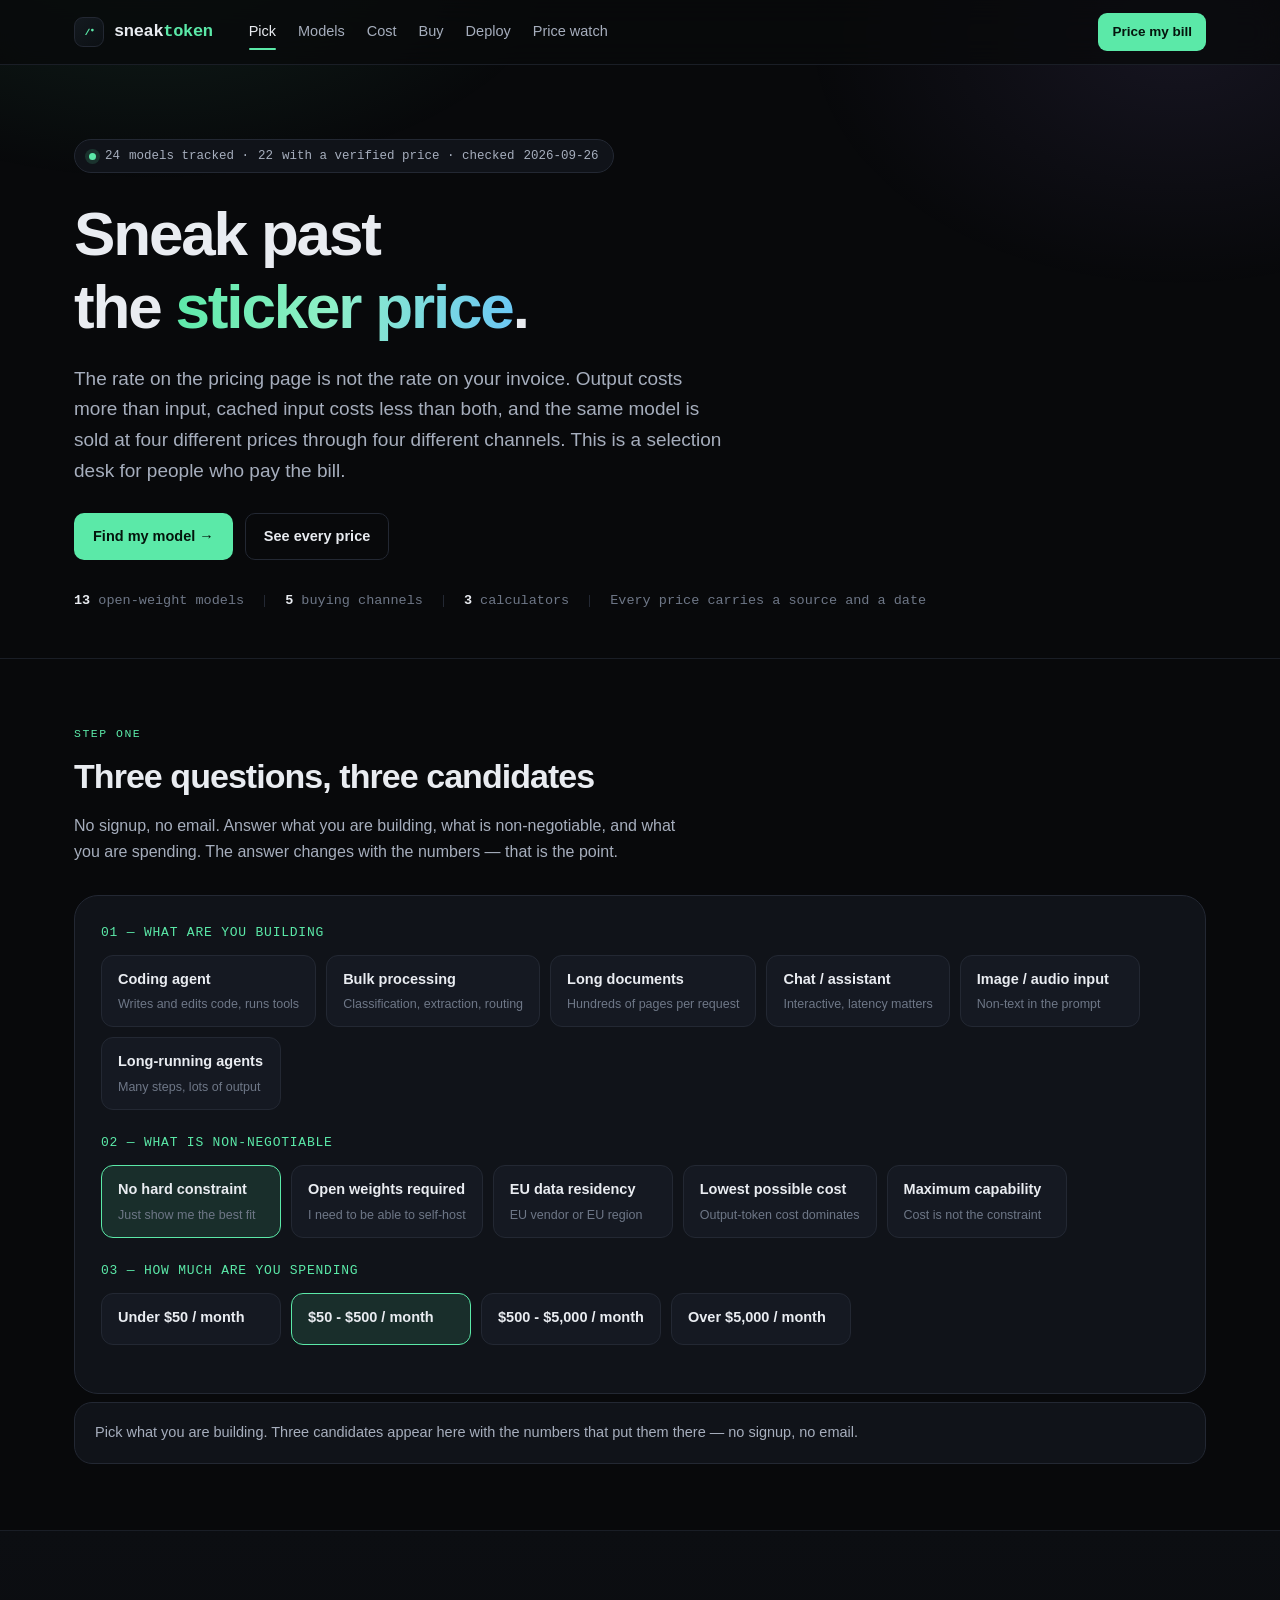
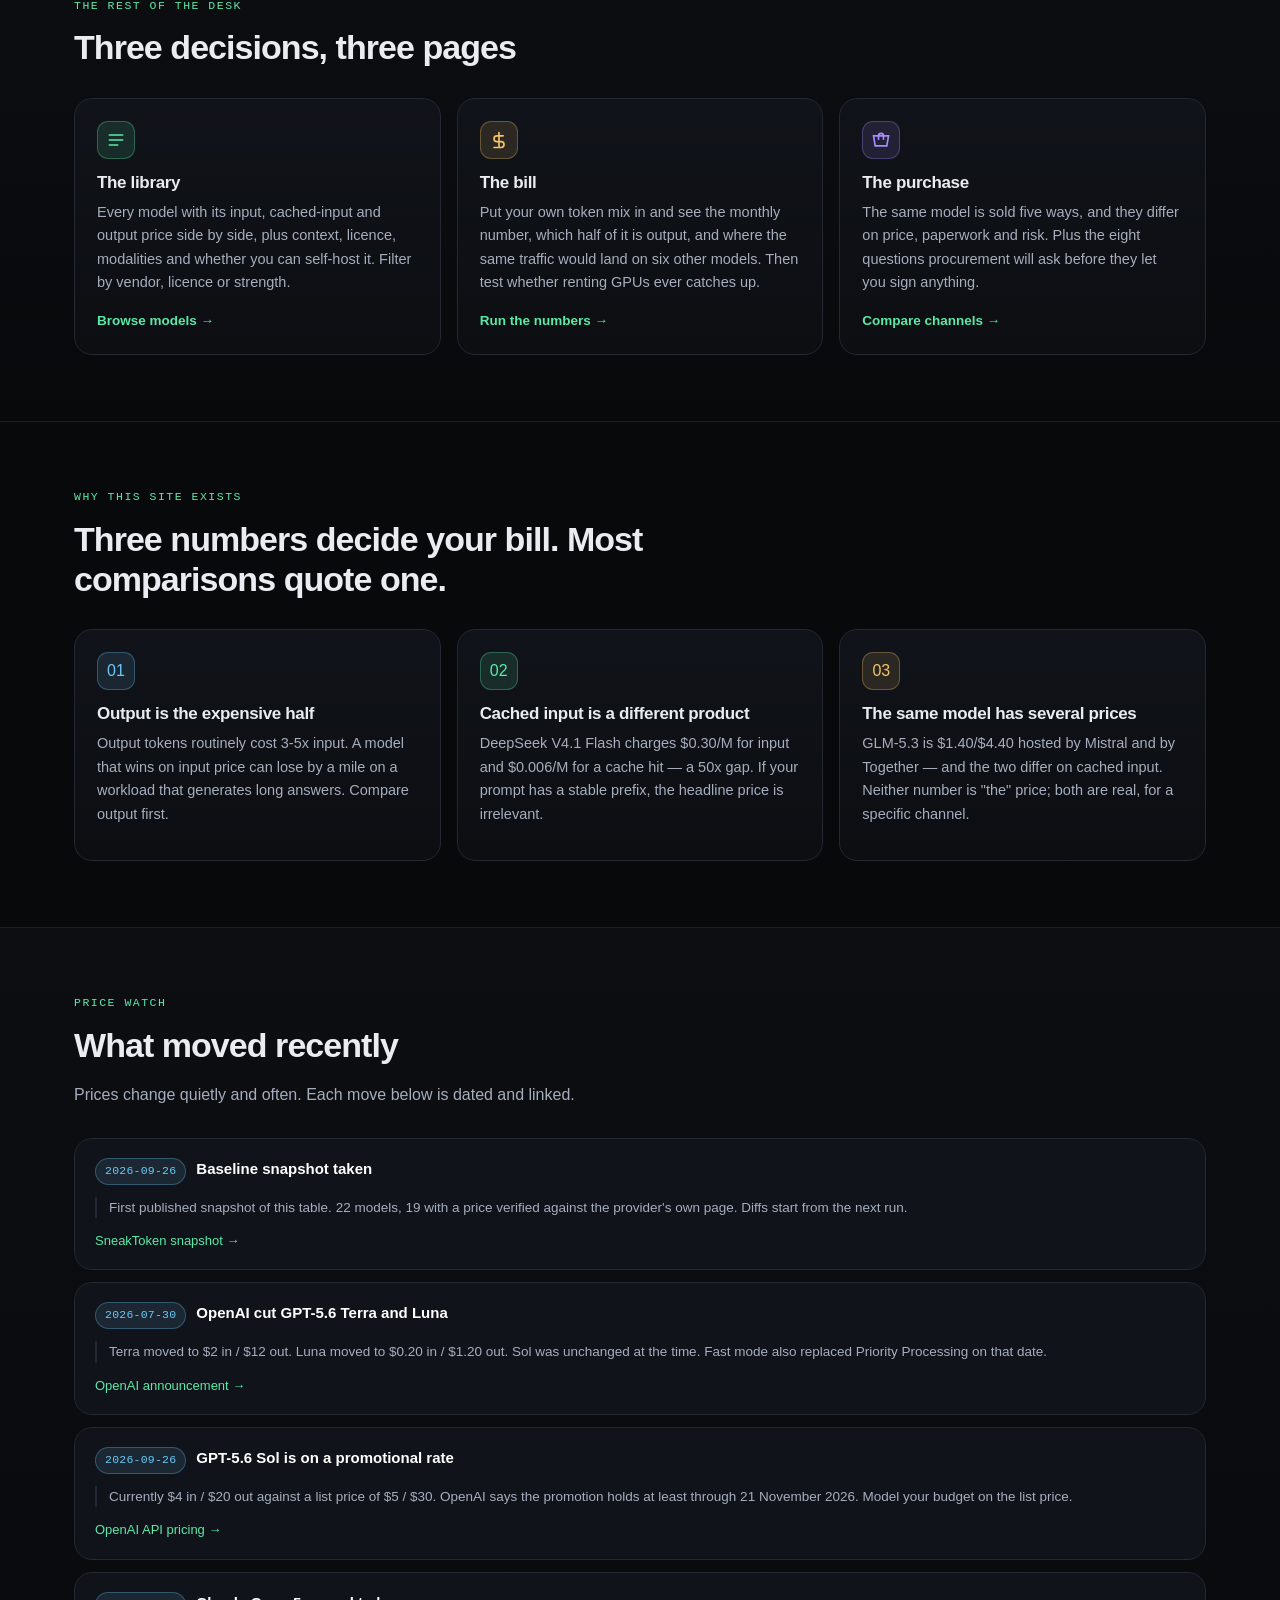
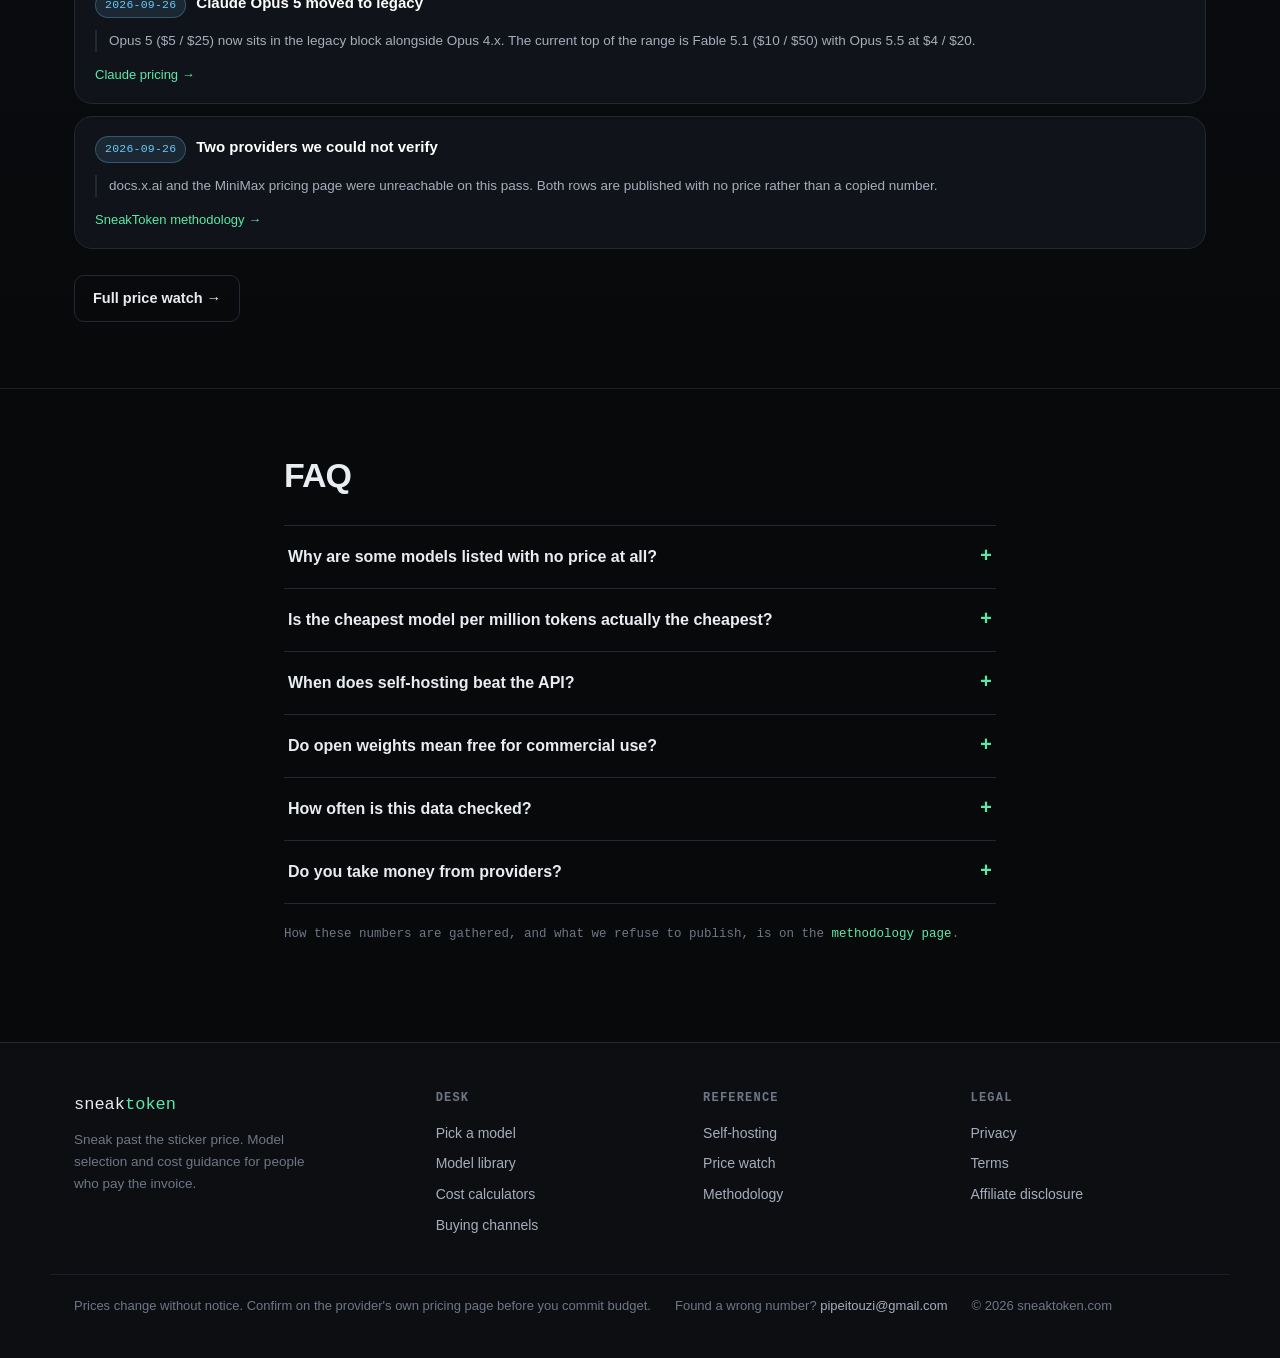
<file: site/index.html>
<!DOCTYPE html>
<html lang="en">
<head>
<meta charset="UTF-8">
<meta name="viewport" content="width=device-width, initial-scale=1.0">
<title>SneakToken — Pick the model. Price the bill. Know what you're buying.</title>
<meta name="description" content="A model-selection desk for people who pay the invoice. Per-million-token prices checked against the provider's own page, five ways to buy the same model, and what self-hosting actually costs.">
<link rel="canonical" href="https://www.sneaktoken.com/">
<meta name="robots" content="index,follow,max-image-preview:large">

<meta property="og:type" content="website">
<meta property="og:site_name" content="SneakToken">
<meta property="og:title" content="SneakToken — Sneak past the sticker price">
<meta property="og:description" content="Model selection for people who pay the bill: verified token prices, five buying channels, and a break-even calculator for self-hosting.">
<meta property="og:url" content="https://www.sneaktoken.com/">
<meta property="og:locale" content="en_US">
<meta name="twitter:card" content="summary_large_image">
<meta name="twitter:title" content="SneakToken — Sneak past the sticker price">
<meta name="twitter:description" content="The price on the pricing page is not the price on your invoice.">

<link rel="icon" href="data:image/svg+xml,%3Csvg xmlns='http://www.w3.org/2000/svg' viewBox='0 0 32 32'%3E%3Crect width='32' height='32' rx='7' fill='%230A0A0B'/%3E%3Cpath d='M9 21.5 15.5 10h2.2L11.2 21.5z' fill='%235BE9A8'/%3E%3Ccircle cx='22' cy='13' r='2.4' fill='%235BE9A8'/%3E%3C/svg%3E">
<link rel="stylesheet" href="assets/styles.css">

<script type="application/ld+json">
{
  "@context": "https://schema.org",
  "@type": "WebSite",
  "name": "SneakToken",
  "url": "https://sneaktoken.com/",
  "description": "Model selection and cost guidance for individuals and enterprises: verified token prices, buying channels, and self-hosting economics.",
  "inLanguage": "en"
}
</script>
</head>
<body>

<a class="skip" href="#pick">Skip to the model picker</a>

<header class="hdr" id="hdr">
  <div class="wrap hdr-in">
    <a class="brand" href="/" aria-label="SneakToken home">
      <span class="brand-mark" aria-hidden="true">
        <svg viewBox="0 0 32 32" width="18" height="18"><path d="M9 21.5 15.5 10h2.2L11.2 21.5z" fill="currentColor"/><circle cx="22" cy="12.5" r="2.4" fill="currentColor"/></svg>
      </span>
      <span class="brand-txt">sneak<span class="brand-accent">token</span></span>
    </a>
    <nav class="nav" aria-label="Main">
      <a href="/index.html">Pick</a>
      <a href="/models.html">Models</a>
      <a href="/cost.html">Cost</a>
      <a href="/buy.html">Buy</a>
      <a href="/deploy.html">Deploy</a>
      <a href="/market.html">Price watch</a>
    </nav>
    <span class="hdr-spacer"></span>
    <a class="btn btn-sm btn-solid" href="/cost.html">Price my bill</a>
    <button class="nav-toggle" type="button" aria-label="Menu" aria-controls="nav-main"><span aria-hidden="true">☰</span></button>
  </div>
</header>

<!-- ================= HERO ================= -->
<section class="hero">
  <div class="wrap">
    <div class="hero-eyebrow">
      <span class="pulse" aria-hidden="true"></span>
      <span data-count="models">—</span> models tracked ·
      <span data-count="priced">—</span> with a verified price ·
      checked <span data-count="asof">—</span>
    </div>
    <h1>Sneak past<br>the <em>sticker price</em>.</h1>
    <p class="hero-sub">
      The rate on the pricing page is not the rate on your invoice. Output costs more than input,
      cached input costs less than both, and the same model is sold at four different prices through
      four different channels. This is a selection desk for people who pay the bill.
    </p>
    <div class="btn-row">
      <a class="btn btn-solid" href="#pick">Find my model →</a>
      <a class="btn btn-ghost" href="/models.html">See every price</a>
    </div>
    <div class="hero-foot">
      <span><b data-count="open">—</b> open-weight models</span><i></i>
      <span><b>5</b> buying channels</span><i></i>
      <span><b>3</b> calculators</span><i></i>
      <span>Every price carries a source and a date</span>
    </div>
  </div>
</section>

<!-- ================= PICK ================= -->
<section class="band" id="pick">
  <div class="wrap">
    <div class="sec-head">
      <span class="eyebrow">Step one</span>
      <h2 class="sec-h">Three questions, three candidates</h2>
      <p class="sec-p">No signup, no email. Answer what you are building, what is non-negotiable, and what you are spending. The answer changes with the numbers — that is the point.</p>
    </div>
    <div class="wizard" id="wizard"></div>
    <div class="pick-out" id="pickOut"></div>
  </div>
</section>

<!-- ================= THREE WAYS IN ================= -->
<section class="band band-alt">
  <div class="wrap">
    <div class="sec-head">
      <span class="eyebrow">The rest of the desk</span>
      <h2 class="sec-h">Three decisions, three pages</h2>
    </div>
    <div class="grid g3">
      <a class="card" href="/models.html">
        <div class="card-ico" aria-hidden="true">
          <svg viewBox="0 0 24 24" width="20" height="20" fill="none" stroke="currentColor" stroke-width="2" stroke-linecap="round"><path d="M4 6h16M4 12h16M4 18h10"/></svg>
        </div>
        <h3>The library</h3>
        <p>Every model with its input, cached-input and output price side by side, plus context, licence, modalities and whether you can self-host it. Filter by vendor, licence or strength.</p>
        <span class="go">Browse models →</span>
      </a>
      <a class="card" href="/cost.html">
        <div class="card-ico a" aria-hidden="true">
          <svg viewBox="0 0 24 24" width="20" height="20" fill="none" stroke="currentColor" stroke-width="2" stroke-linecap="round"><path d="M12 3v18M17 7H9.5a3.5 3.5 0 0 0 0 7h5a3.5 3.5 0 0 1 0 7H6"/></svg>
        </div>
        <h3>The bill</h3>
        <p>Put your own token mix in and see the monthly number, which half of it is output, and where the same traffic would land on six other models. Then test whether renting GPUs ever catches up.</p>
        <span class="go">Run the numbers →</span>
      </a>
      <a class="card" href="/buy.html">
        <div class="card-ico v" aria-hidden="true">
          <svg viewBox="0 0 24 24" width="20" height="20" fill="none" stroke="currentColor" stroke-width="2" stroke-linecap="round"><path d="M3 7h18l-2 12H5L3 7Z"/><path d="M9 11V7a3 3 0 0 1 6 0v4"/></svg>
        </div>
        <h3>The purchase</h3>
        <p>The same model is sold five ways, and they differ on price, paperwork and risk. Plus the eight questions procurement will ask before they let you sign anything.</p>
        <span class="go">Compare channels →</span>
      </a>
    </div>
  </div>
</section>

<!-- ================= WHY THE STICKER PRICE LIES ================= -->
<section class="band">
  <div class="wrap">
    <div class="sec-head">
      <span class="eyebrow">Why this site exists</span>
      <h2 class="sec-h">Three numbers decide your bill. Most comparisons quote one.</h2>
    </div>
    <div class="grid g3">
      <div class="card">
        <div class="card-ico s" aria-hidden="true">01</div>
        <h3>Output is the expensive half</h3>
        <p>Output tokens routinely cost 3-5x input. A model that wins on input price can lose by a mile on a workload that generates long answers. Compare output first.</p>
      </div>
      <div class="card">
        <div class="card-ico" aria-hidden="true">02</div>
        <h3>Cached input is a different product</h3>
        <p>DeepSeek V4.1 Flash charges $0.30/M for input and $0.006/M for a cache hit — a 50x gap. If your prompt has a stable prefix, the headline price is irrelevant.</p>
      </div>
      <div class="card">
        <div class="card-ico a" aria-hidden="true">03</div>
        <h3>The same model has several prices</h3>
        <p>GLM-5.3 is $1.40/$4.40 hosted by Mistral and by Together — and the two differ on cached input. Neither number is "the" price; both are real, for a specific channel.</p>
      </div>
    </div>
  </div>
</section>

<!-- ================= PRICE WATCH TEASER ================= -->
<section class="band band-alt">
  <div class="wrap">
    <div class="sec-head">
      <span class="eyebrow">Price watch</span>
      <h2 class="sec-h">What moved recently</h2>
      <p class="sec-p">Prices change quietly and often. Each move below is dated and linked.</p>
    </div>
    <div id="moves"></div>
    <div class="btn-row">
      <a class="btn btn-ghost" href="/market.html">Full price watch →</a>
    </div>
  </div>
</section>

<!-- ================= FAQ ================= -->
<section class="band">
  <div class="wrap wrap-narrow">
    <div class="sec-head"><h2 class="sec-h">FAQ</h2></div>
    <div class="faq" id="faqList"></div>
    <p class="asof" style="margin-top:20px">How these numbers are gathered, and what we refuse to publish, is on the <a href="/method.html">methodology page</a>.</p>
  </div>
</section>

<footer class="ftr">
  <div class="wrap ftr-in">
    <div class="ftr-brand">
      <span class="brand-txt">sneak<span class="brand-accent">token</span></span>
      <p class="ftr-tag">Sneak past the sticker price. Model selection and cost guidance for people who pay the invoice.</p>
    </div>
    <div class="ftr-nav">
      <h3>Desk</h3>
      <a href="/index.html">Pick a model</a>
      <a href="/models.html">Model library</a>
      <a href="/cost.html">Cost calculators</a>
      <a href="/buy.html">Buying channels</a>
    </div>
    <div class="ftr-nav">
      <h3>Reference</h3>
      <a href="/deploy.html">Self-hosting</a>
      <a href="/market.html">Price watch</a>
      <a href="/method.html">Methodology</a>
    </div>
    <div class="ftr-nav">
      <h3>Legal</h3>
      <a href="/privacy.html">Privacy</a>
      <a href="/terms.html">Terms</a>
      <a href="/disclosure.html">Affiliate disclosure</a>
    </div>
  </div>
  <div class="wrap ftr-bot">
    <p>Prices change without notice. Confirm on the provider's own pricing page before you commit budget.</p>
    <p>Found a wrong number? <a href="mailto:pipeitouzi@gmail.com">pipeitouzi@gmail.com</a></p>
    <p>© <span id="year">2026</span> sneaktoken.com</p>
  </div>
</footer>

<script src="data/models.js"></script>
<script src="data/site.js"></script>
<script src="assets/app.js"></script>
</body>
</html>
</file>
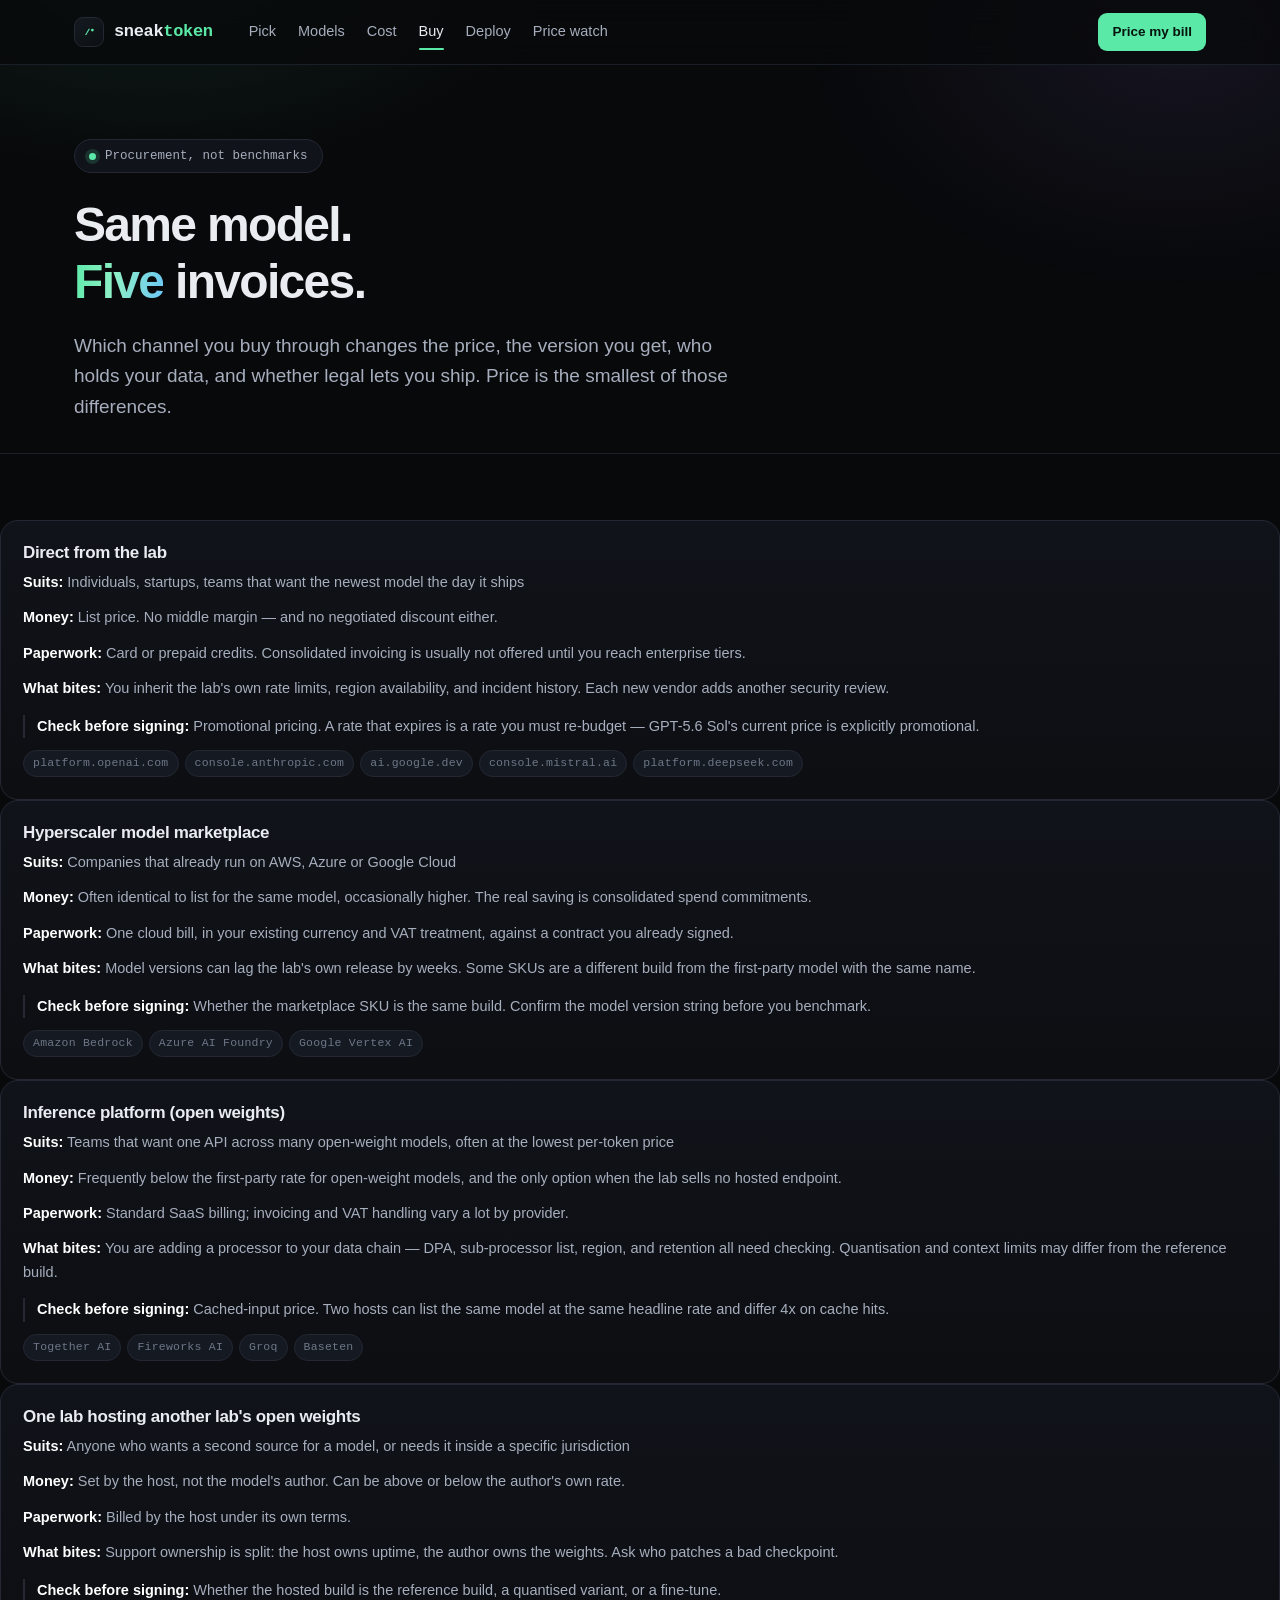
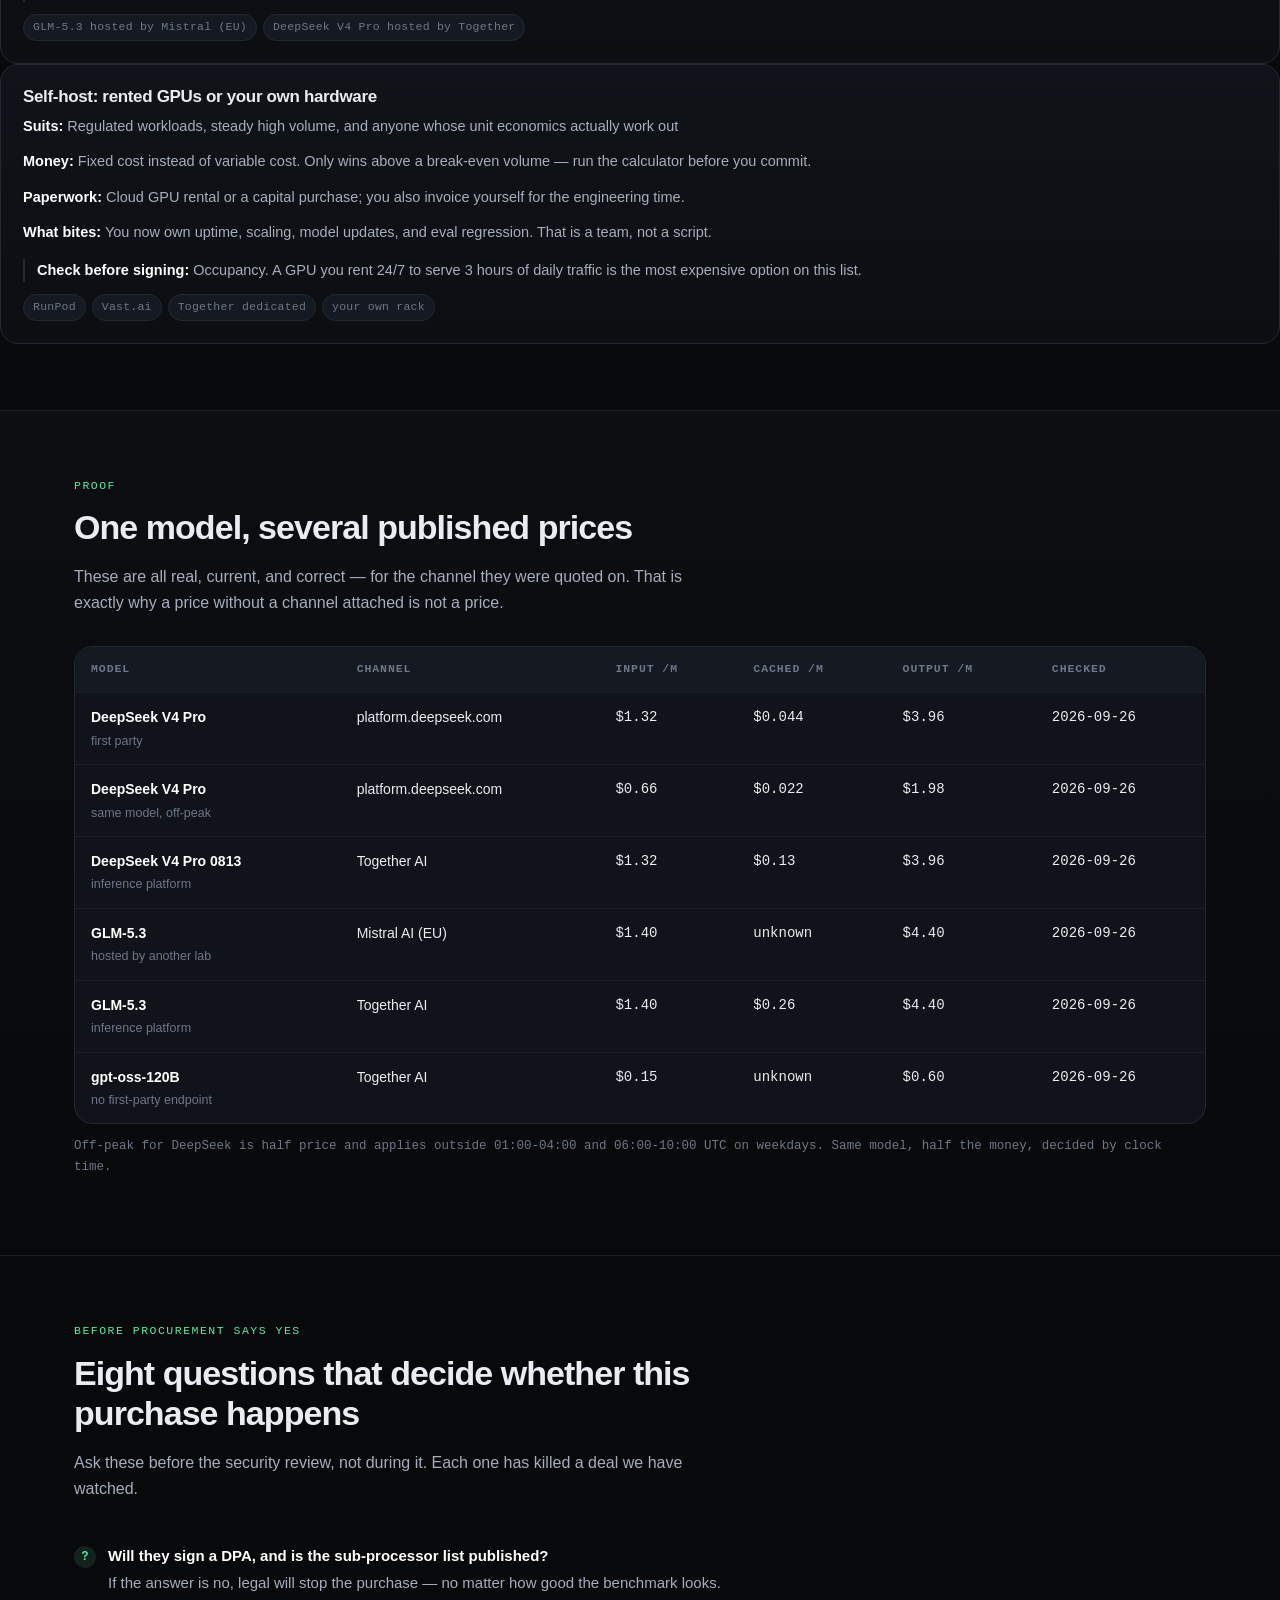
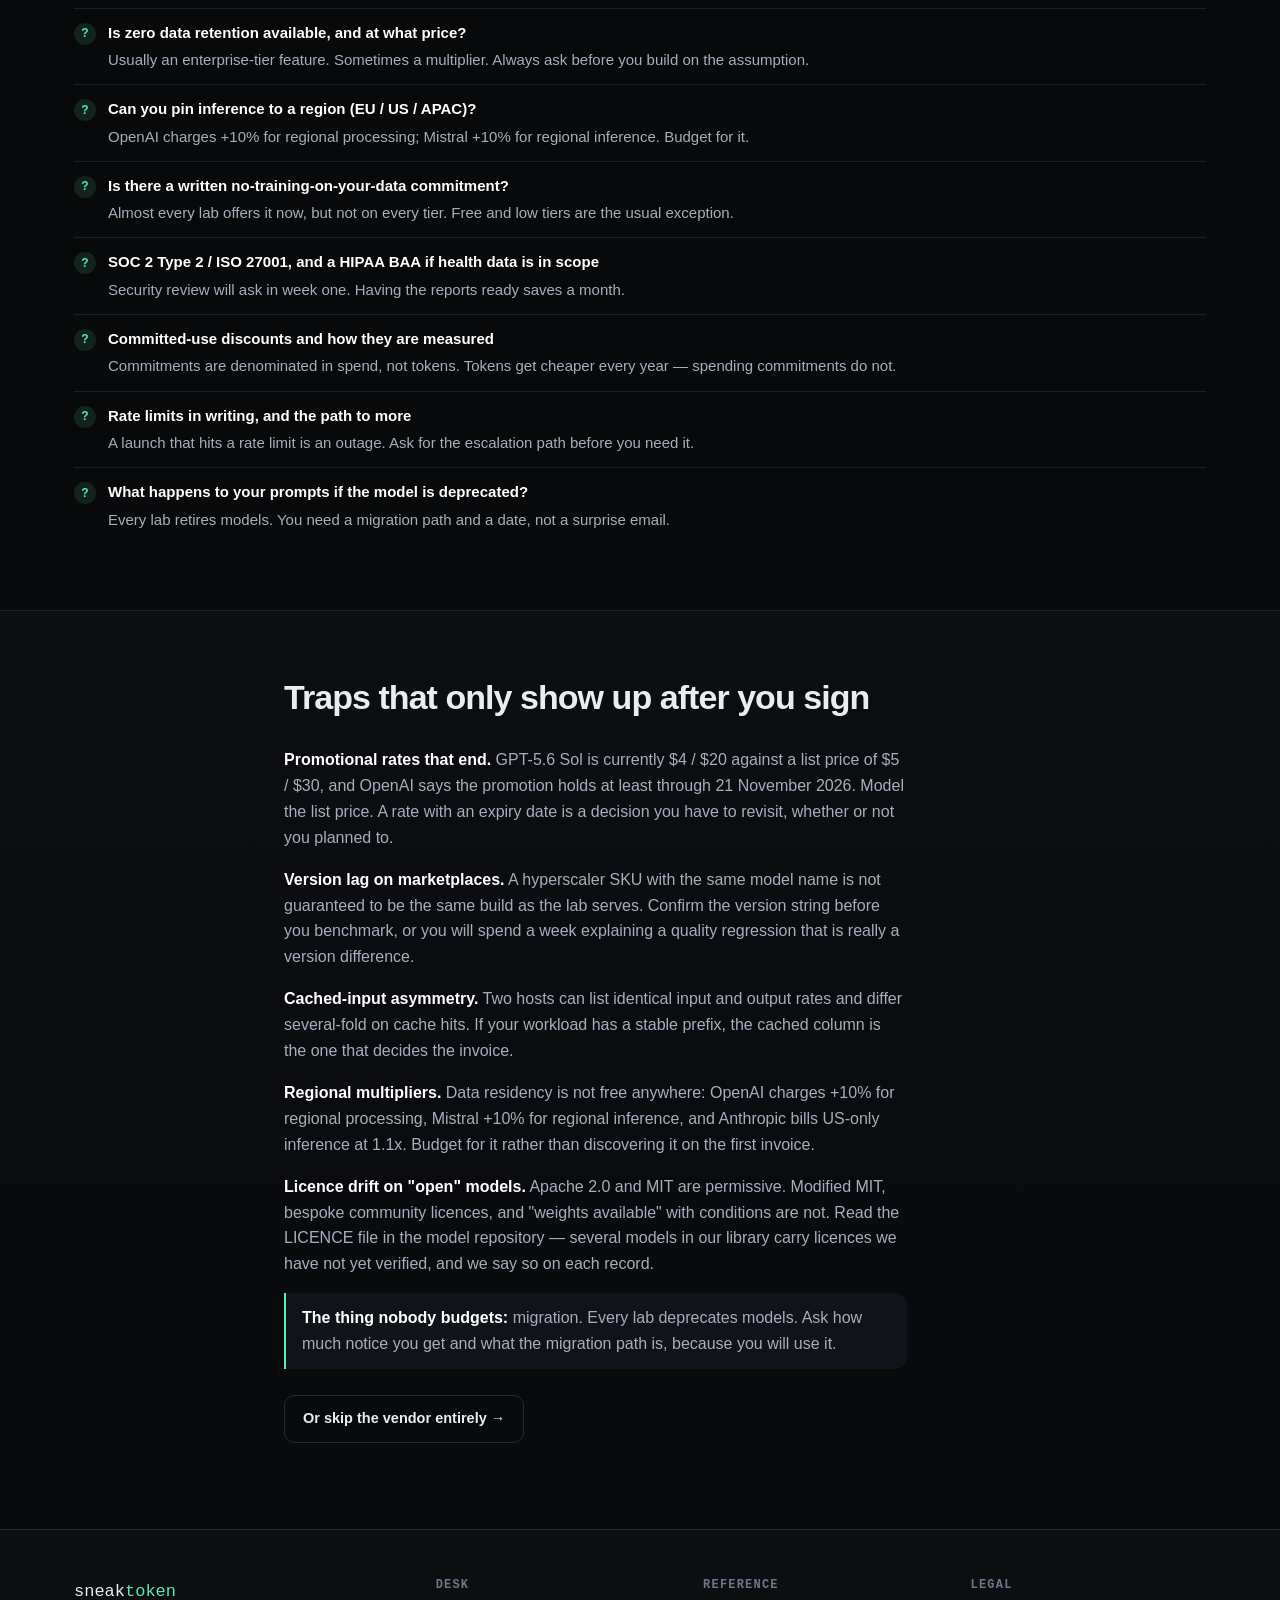
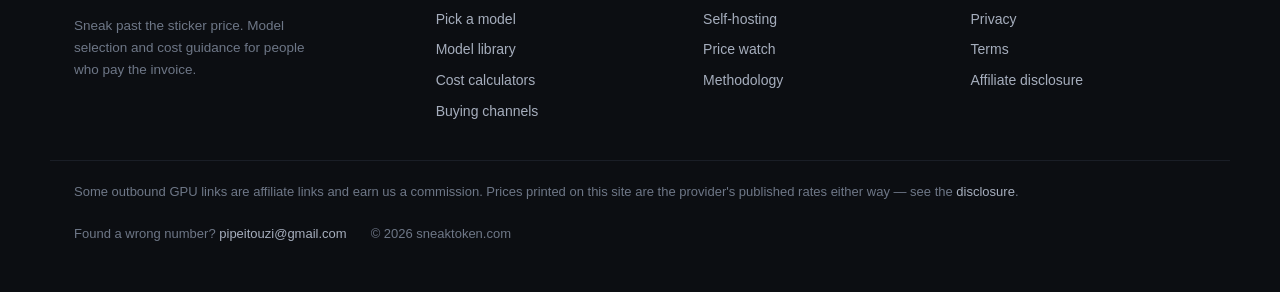
<file: site/buy.html>
<!DOCTYPE html>
<html lang="en">
<head>
<meta charset="UTF-8">
<meta name="viewport" content="width=device-width, initial-scale=1.0">
<title>Buying channels — five ways to buy the same model | SneakToken</title>
<meta name="description" content="Direct from the lab, a hyperscaler marketplace, an inference platform, another lab hosting open weights, or your own GPUs. What each channel costs, what paperwork it produces, and where it bites.">
<link rel="canonical" href="https://www.sneaktoken.com/buy">
<meta name="robots" content="index,follow">
<meta property="og:title" content="Buying channels — five ways to buy the same model | SneakToken">
<meta property="og:description" content="Price is the smallest difference between them. Paperwork, region and version lag are the real ones.">
<meta property="og:url" content="https://www.sneaktoken.com/buy">
<meta property="og:type" content="website">
<link rel="icon" href="data:image/svg+xml,%3Csvg xmlns='http://www.w3.org/2000/svg' viewBox='0 0 32 32'%3E%3Crect width='32' height='32' rx='7' fill='%230A0A0B'/%3E%3Cpath d='M9 21.5 15.5 10h2.2L11.2 21.5z' fill='%235BE9A8'/%3E%3Ccircle cx='22' cy='13' r='2.4' fill='%235BE9A8'/%3E%3C/svg%3E">
<link rel="stylesheet" href="assets/styles.css">
</head>
<body>

<a class="skip" href="#channels">Skip to the channels</a>

<header class="hdr" id="hdr">
  <div class="wrap hdr-in">
    <a class="brand" href="/" aria-label="SneakToken home">
      <span class="brand-mark" aria-hidden="true">
        <svg viewBox="0 0 32 32" width="18" height="18"><path d="M9 21.5 15.5 10h2.2L11.2 21.5z" fill="currentColor"/><circle cx="22" cy="12.5" r="2.4" fill="currentColor"/></svg>
      </span>
      <span class="brand-txt">sneak<span class="brand-accent">token</span></span>
    </a>
    <nav class="nav" aria-label="Main">
      <a href="/index.html">Pick</a>
      <a href="/models.html">Models</a>
      <a href="/cost.html">Cost</a>
      <a href="/buy.html">Buy</a>
      <a href="/deploy.html">Deploy</a>
      <a href="/market.html">Price watch</a>
    </nav>
    <span class="hdr-spacer"></span>
    <a class="btn btn-sm btn-solid" href="/cost.html">Price my bill</a>
    <button class="nav-toggle" type="button" aria-label="Menu"><span aria-hidden="true">☰</span></button>
  </div>
</header>

<section class="hero" style="padding-bottom:30px">
  <div class="wrap">
    <div class="hero-eyebrow">
      <span class="pulse" aria-hidden="true"></span>
      Procurement, not benchmarks
    </div>
    <h1 style="font-size:clamp(30px,4.4vw,48px)">Same model.<br><em>Five</em> invoices.</h1>
    <p class="hero-sub">
      Which channel you buy through changes the price, the version you get, who holds your data,
      and whether legal lets you ship. Price is the smallest of those differences.
    </p>
  </div>
</section>

<section class="band" id="channels">
  <div class="wrap">
    <div class="sec-head">
      <span class="eyebrow">The five channels</span>
      <h2 class="sec-h">Pick the channel before you pick the model</h2>
    </div>
    <div class="grid g2" id="channels"></div>
  </div>
</section>

<section class="band band-alt">
  <div class="wrap">
    <div class="sec-head">
      <span class="eyebrow">Proof</span>
      <h2 class="sec-h">One model, several published prices</h2>
      <p class="sec-p">These are all real, current, and correct — for the channel they were quoted on. That is exactly why a price without a channel attached is not a price.</p>
    </div>
    <div class="tablewrap">
      <table>
        <thead>
          <tr><th scope="col">Model</th><th scope="col">Channel</th><th scope="col">Input /M</th><th scope="col">Cached /M</th><th scope="col">Output /M</th><th scope="col">Checked</th></tr>
        </thead>
        <tbody>
          <tr>
            <td><span class="name-cell">DeepSeek V4 Pro</span><span class="sub">first party</span></td>
            <td>platform.deepseek.com</td>
            <td class="num">$1.32</td><td class="num">$0.044</td><td class="num">$3.96</td><td class="num">2026-09-26</td>
          </tr>
          <tr>
            <td><span class="name-cell">DeepSeek V4 Pro</span><span class="sub">same model, off-peak</span></td>
            <td>platform.deepseek.com</td>
            <td class="num">$0.66</td><td class="num">$0.022</td><td class="num">$1.98</td><td class="num">2026-09-26</td>
          </tr>
          <tr>
            <td><span class="name-cell">DeepSeek V4 Pro 0813</span><span class="sub">inference platform</span></td>
            <td>Together AI</td>
            <td class="num">$1.32</td><td class="num">$0.13</td><td class="num">$3.96</td><td class="num">2026-09-26</td>
          </tr>
          <tr>
            <td><span class="name-cell">GLM-5.3</span><span class="sub">hosted by another lab</span></td>
            <td>Mistral AI (EU)</td>
            <td class="num">$1.40</td><td class="num">unknown</td><td class="num">$4.40</td><td class="num">2026-09-26</td>
          </tr>
          <tr>
            <td><span class="name-cell">GLM-5.3</span><span class="sub">inference platform</span></td>
            <td>Together AI</td>
            <td class="num">$1.40</td><td class="num">$0.26</td><td class="num">$4.40</td><td class="num">2026-09-26</td>
          </tr>
          <tr>
            <td><span class="name-cell">gpt-oss-120B</span><span class="sub">no first-party endpoint</span></td>
            <td>Together AI</td>
            <td class="num">$0.15</td><td class="num">unknown</td><td class="num">$0.60</td><td class="num">2026-09-26</td>
          </tr>
        </tbody>
      </table>
    </div>
    <p class="asof" style="margin-top:12px">Off-peak for DeepSeek is half price and applies outside 01:00-04:00 and 06:00-10:00 UTC on weekdays. Same model, half the money, decided by clock time.</p>
  </div>
</section>

<section class="band">
  <div class="wrap">
    <div class="sec-head">
      <span class="eyebrow">Before procurement says yes</span>
      <h2 class="sec-h">Eight questions that decide whether this purchase happens</h2>
      <p class="sec-p">Ask these before the security review, not during it. Each one has killed a deal we have watched.</p>
    </div>
    <ul class="checks" id="entCheck"></ul>
  </div>
</section>

<section class="band band-alt">
  <div class="wrap wrap-narrow">
    <div class="sec-head"><h2 class="sec-h">Traps that only show up after you sign</h2></div>
    <div class="prose">
      <p><strong>Promotional rates that end.</strong> GPT-5.6 Sol is currently $4 / $20 against a list price of $5 / $30, and OpenAI says the promotion holds at least through 21 November 2026. Model the list price. A rate with an expiry date is a decision you have to revisit, whether or not you planned to.</p>
      <p><strong>Version lag on marketplaces.</strong> A hyperscaler SKU with the same model name is not guaranteed to be the same build as the lab serves. Confirm the version string before you benchmark, or you will spend a week explaining a quality regression that is really a version difference.</p>
      <p><strong>Cached-input asymmetry.</strong> Two hosts can list identical input and output rates and differ several-fold on cache hits. If your workload has a stable prefix, the cached column is the one that decides the invoice.</p>
      <p><strong>Regional multipliers.</strong> Data residency is not free anywhere: OpenAI charges +10% for regional processing, Mistral +10% for regional inference, and Anthropic bills US-only inference at 1.1x. Budget for it rather than discovering it on the first invoice.</p>
      <p><strong>Licence drift on "open" models.</strong> Apache 2.0 and MIT are permissive. Modified MIT, bespoke community licences, and "weights available" with conditions are not. Read the LICENCE file in the model repository — several models in our library carry licences we have not yet verified, and we say so on each record.</p>
      <p class="prose-note"><strong>The thing nobody budgets:</strong> migration. Every lab deprecates models. Ask how much notice you get and what the migration path is, because you will use it.</p>
    </div>
    <div class="btn-row">
      <a class="btn btn-ghost" href="/deploy.html">Or skip the vendor entirely →</a>
    </div>
  </div>
</section>

<footer class="ftr">
  <div class="wrap ftr-in">
    <div class="ftr-brand">
      <span class="brand-txt">sneak<span class="brand-accent">token</span></span>
      <p class="ftr-tag">Sneak past the sticker price. Model selection and cost guidance for people who pay the invoice.</p>
    </div>
    <div class="ftr-nav">
      <h3>Desk</h3>
      <a href="/index.html">Pick a model</a>
      <a href="/models.html">Model library</a>
      <a href="/cost.html">Cost calculators</a>
      <a href="/buy.html">Buying channels</a>
    </div>
    <div class="ftr-nav">
      <h3>Reference</h3>
      <a href="/deploy.html">Self-hosting</a>
      <a href="/market.html">Price watch</a>
      <a href="/method.html">Methodology</a>
    </div>
    <div class="ftr-nav">
      <h3>Legal</h3>
      <a href="/privacy.html">Privacy</a>
      <a href="/terms.html">Terms</a>
      <a href="/disclosure.html">Affiliate disclosure</a>
    </div>
  </div>
  <div class="wrap ftr-bot">
    <p>Some outbound GPU links are affiliate links and earn us a commission. Prices printed on this site are the provider's published rates either way — see the <a href="/disclosure.html">disclosure</a>.</p>
    <p>Found a wrong number? <a href="mailto:pipeitouzi@gmail.com">pipeitouzi@gmail.com</a></p>
    <p>© <span id="year">2026</span> sneaktoken.com</p>
  </div>
</footer>

<script src="data/models.js"></script>
<script src="data/site.js"></script>
<script src="assets/app.js"></script>
</body>
</html>
</file>
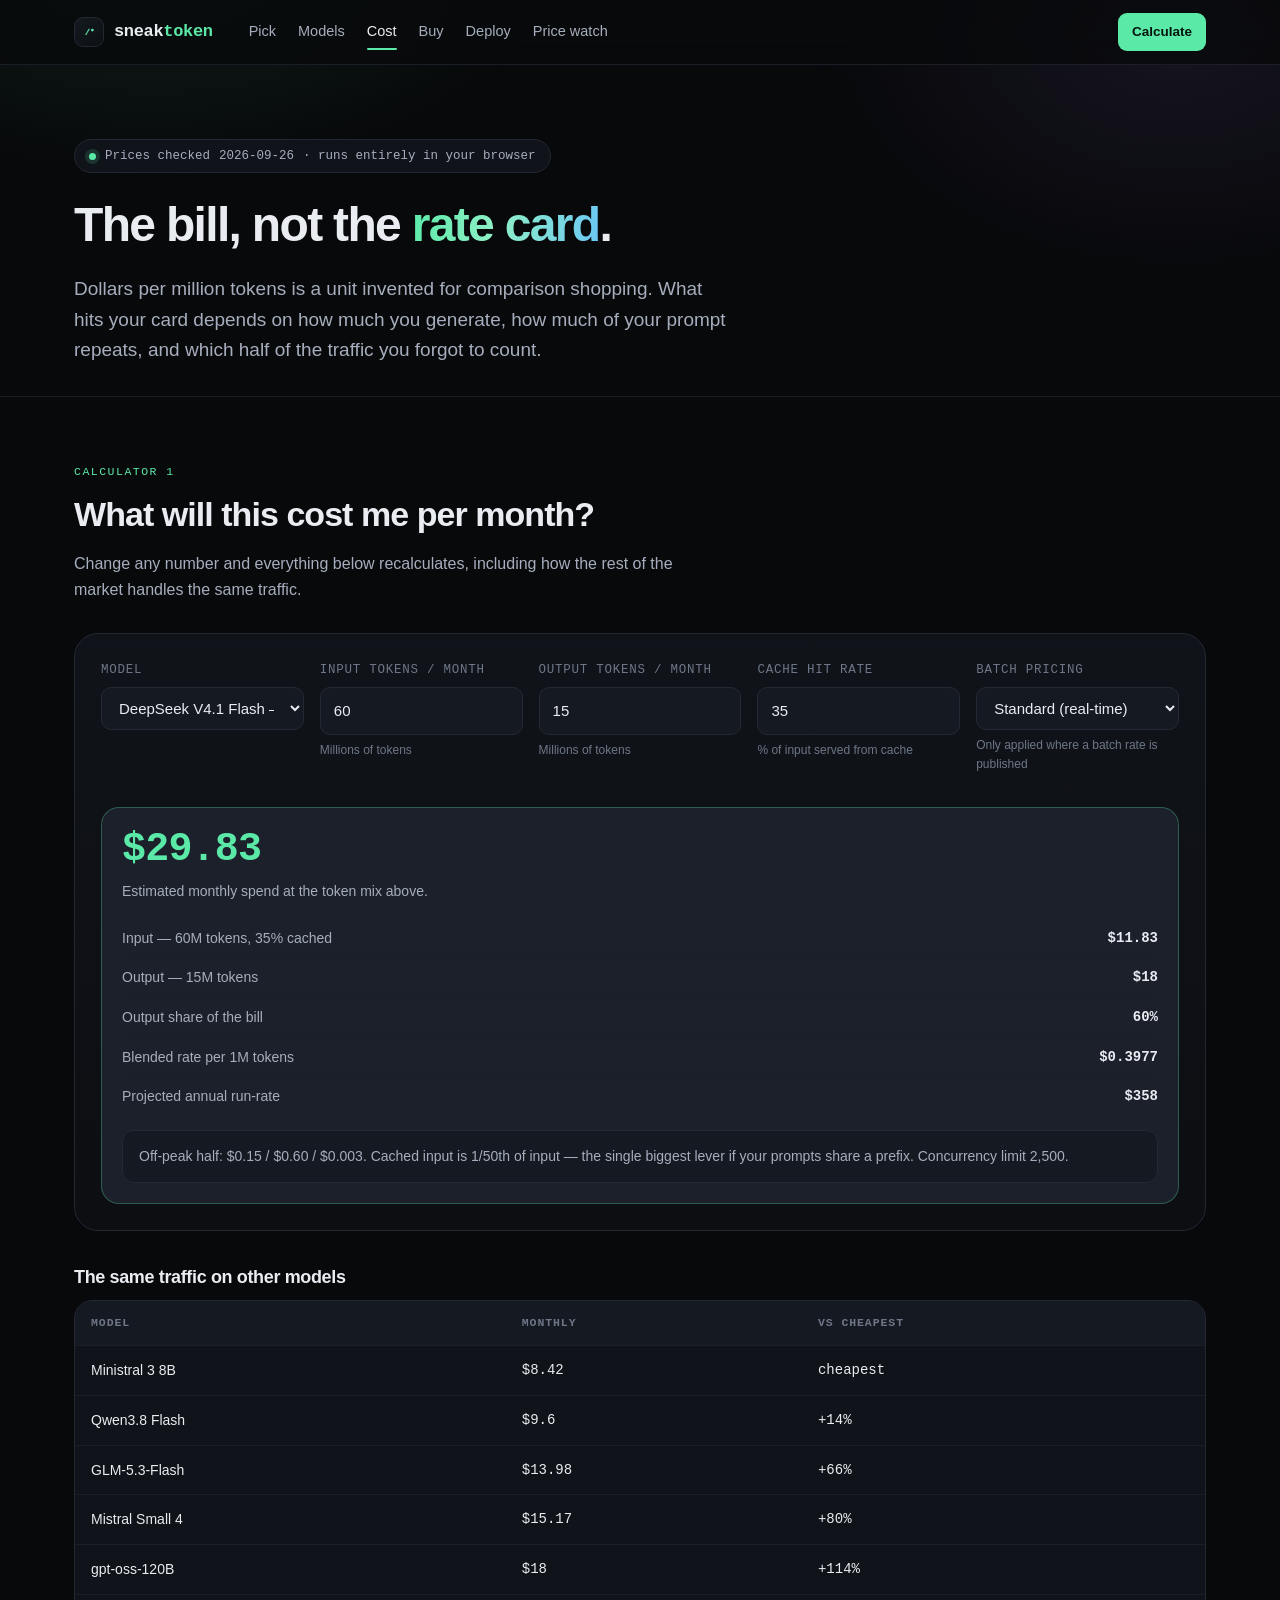
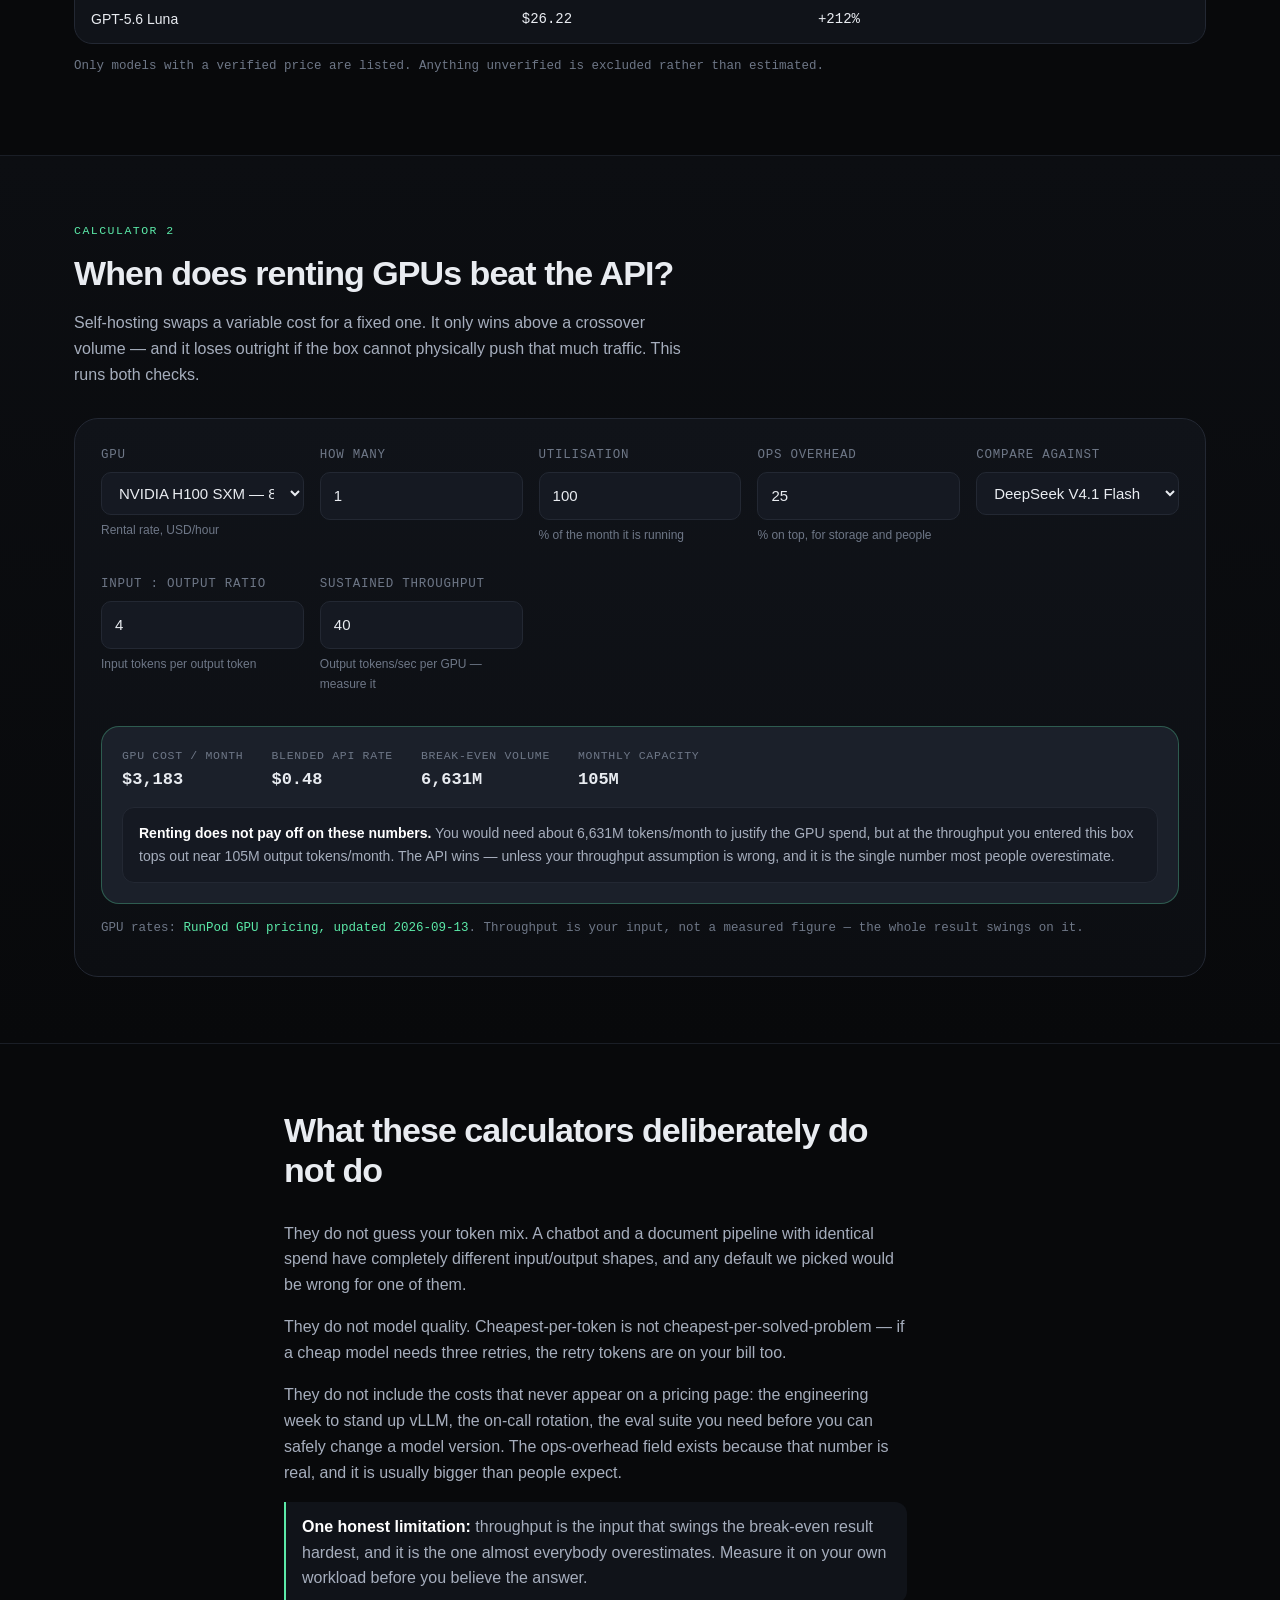
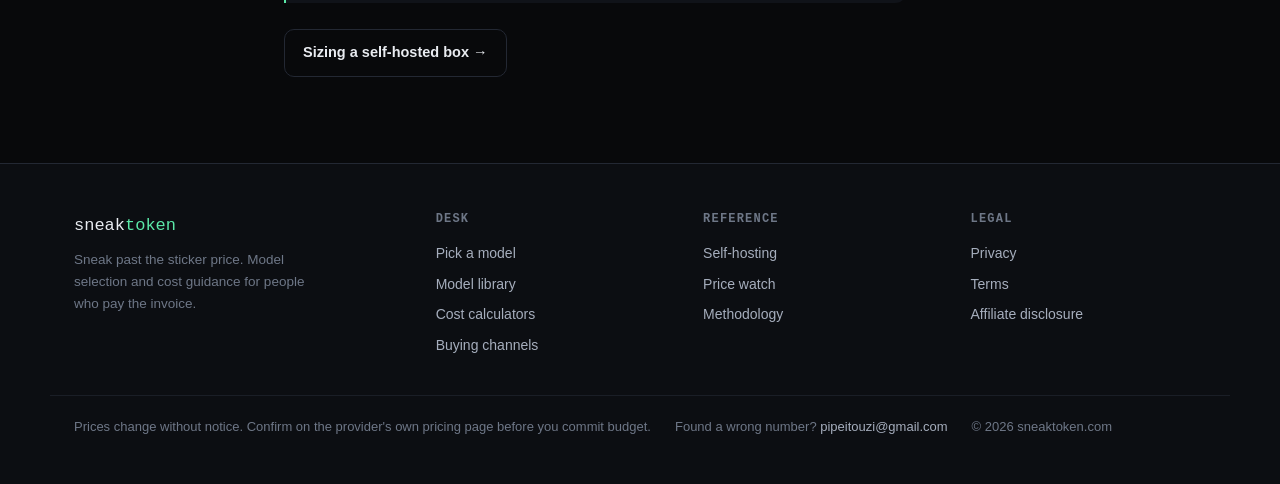
<file: site/cost.html>
<!DOCTYPE html>
<html lang="en">
<head>
<meta charset="UTF-8">
<meta name="viewport" content="width=device-width, initial-scale=1.0">
<title>Cost calculator — what your tokens actually cost | SneakToken</title>
<meta name="description" content="Put your token mix in and see the monthly bill, how much of it is output, and where the same traffic lands on six other models. Plus a break-even calculator for renting GPUs.">
<link rel="canonical" href="https://www.sneaktoken.com/cost">
<meta name="robots" content="index,follow">
<meta property="og:title" content="Cost calculator — what your tokens actually cost | SneakToken">
<meta property="og:description" content="Per-million-token prices are a marketing unit. Monthly spend is the only one that matters.">
<meta property="og:url" content="https://www.sneaktoken.com/cost">
<meta property="og:type" content="website">
<link rel="icon" href="data:image/svg+xml,%3Csvg xmlns='http://www.w3.org/2000/svg' viewBox='0 0 32 32'%3E%3Crect width='32' height='32' rx='7' fill='%230A0A0B'/%3E%3Cpath d='M9 21.5 15.5 10h2.2L11.2 21.5z' fill='%235BE9A8'/%3E%3Ccircle cx='22' cy='13' r='2.4' fill='%235BE9A8'/%3E%3C/svg%3E">
<link rel="stylesheet" href="assets/styles.css">
</head>
<body>

<a class="skip" href="#calc">Skip to the calculator</a>

<header class="hdr" id="hdr">
  <div class="wrap hdr-in">
    <a class="brand" href="/" aria-label="SneakToken home">
      <span class="brand-mark" aria-hidden="true">
        <svg viewBox="0 0 32 32" width="18" height="18"><path d="M9 21.5 15.5 10h2.2L11.2 21.5z" fill="currentColor"/><circle cx="22" cy="12.5" r="2.4" fill="currentColor"/></svg>
      </span>
      <span class="brand-txt">sneak<span class="brand-accent">token</span></span>
    </a>
    <nav class="nav" aria-label="Main">
      <a href="/index.html">Pick</a>
      <a href="/models.html">Models</a>
      <a href="/cost.html">Cost</a>
      <a href="/buy.html">Buy</a>
      <a href="/deploy.html">Deploy</a>
      <a href="/market.html">Price watch</a>
    </nav>
    <span class="hdr-spacer"></span>
    <a class="btn btn-sm btn-solid" href="#calc">Calculate</a>
    <button class="nav-toggle" type="button" aria-label="Menu"><span aria-hidden="true">☰</span></button>
  </div>
</header>

<section class="hero" style="padding-bottom:30px">
  <div class="wrap">
    <div class="hero-eyebrow">
      <span class="pulse" aria-hidden="true"></span>
      Prices checked <span data-count="asof">—</span> · runs entirely in your browser
    </div>
    <h1 style="font-size:clamp(30px,4.4vw,48px)">The bill, not the <em>rate card</em>.</h1>
    <p class="hero-sub">
      Dollars per million tokens is a unit invented for comparison shopping. What hits your card depends on
      how much you generate, how much of your prompt repeats, and which half of the traffic you forgot to count.
    </p>
  </div>
</section>

<!-- ================= MONTHLY COST ================= -->
<section class="band" id="calc">
  <div class="wrap">
    <div class="sec-head">
      <span class="eyebrow">Calculator 1</span>
      <h2 class="sec-h">What will this cost me per month?</h2>
      <p class="sec-p">Change any number and everything below recalculates, including how the rest of the market handles the same traffic.</p>
    </div>

    <div class="calc" id="costForm">
      <div class="calc-grid">
        <div class="field">
          <label for="cModel">Model</label>
          <select id="cModel"></select>
        </div>
        <div class="field">
          <label for="cIn">Input tokens / month</label>
          <input type="number" id="cIn" value="60" min="0" step="1" inputmode="decimal">
          <p class="hint">Millions of tokens</p>
        </div>
        <div class="field">
          <label for="cOut">Output tokens / month</label>
          <input type="number" id="cOut" value="15" min="0" step="1" inputmode="decimal">
          <p class="hint">Millions of tokens</p>
        </div>
        <div class="field">
          <label for="cHit">Cache hit rate</label>
          <input type="number" id="cHit" value="35" min="0" max="100" step="5" inputmode="numeric">
          <p class="hint">% of input served from cache</p>
        </div>
        <div class="field">
          <label for="cBatch">Batch pricing</label>
          <select id="cBatch">
            <option value="0">Standard (real-time)</option>
            <option value="1">Batch / async</option>
          </select>
          <p class="hint">Only applied where a batch rate is published</p>
        </div>
      </div>

      <div class="result">
        <div class="result-big" id="cTotal">—</div>
        <p class="result-sub">Estimated monthly spend at the token mix above.</p>
        <ul class="result-list" id="cBreak"></ul>
        <div class="verdict" id="cNote"></div>
      </div>
    </div>

    <h3 style="margin:36px 0 12px;font-size:18px">The same traffic on other models</h3>
    <div class="tablewrap">
      <table>
        <thead><tr><th scope="col">Model</th><th scope="col">Monthly</th><th scope="col">vs cheapest</th></tr></thead>
        <tbody id="cCmp"></tbody>
      </table>
    </div>
    <p class="asof" style="margin-top:12px">Only models with a verified price are listed. Anything unverified is excluded rather than estimated.</p>
  </div>
</section>

<!-- ================= BREAK EVEN ================= -->
<section class="band band-alt" id="breakeven">
  <div class="wrap">
    <div class="sec-head">
      <span class="eyebrow">Calculator 2</span>
      <h2 class="sec-h">When does renting GPUs beat the API?</h2>
      <p class="sec-p">
        Self-hosting swaps a variable cost for a fixed one. It only wins above a crossover volume —
        and it loses outright if the box cannot physically push that much traffic. This runs both checks.
      </p>
    </div>

    <div class="calc" id="beForm">
      <div class="calc-grid">
        <div class="field">
          <label for="beGpu">GPU</label>
          <select id="beGpu"></select>
          <p class="hint">Rental rate, USD/hour</p>
        </div>
        <div class="field">
          <label for="beCount">How many</label>
          <input type="number" id="beCount" value="1" min="1" step="1" inputmode="numeric">
        </div>
        <div class="field">
          <label for="beUtil">Utilisation</label>
          <input type="number" id="beUtil" value="100" min="1" max="100" step="5" inputmode="numeric">
          <p class="hint">% of the month it is running</p>
        </div>
        <div class="field">
          <label for="beOps">Ops overhead</label>
          <input type="number" id="beOps" value="25" min="0" step="5" inputmode="numeric">
          <p class="hint">% on top, for storage and people</p>
        </div>
        <div class="field">
          <label for="beModel">Compare against</label>
          <select id="beModel"></select>
        </div>
        <div class="field">
          <label for="beRatio">Input : output ratio</label>
          <input type="number" id="beRatio" value="4" min="0.1" step="0.5" inputmode="decimal">
          <p class="hint">Input tokens per output token</p>
        </div>
        <div class="field">
          <label for="beTps">Sustained throughput</label>
          <input type="number" id="beTps" value="40" min="1" step="5" inputmode="numeric">
          <p class="hint">Output tokens/sec per GPU — measure it</p>
        </div>
      </div>

      <div class="result">
        <div class="pick-nums" style="gap:28px">
          <div><span>GPU cost / month</span><b id="beGpuCost">—</b></div>
          <div><span>Blended API rate</span><b id="beBlended">—</b></div>
          <div><span>Break-even volume</span><b id="bePoint">—</b></div>
          <div><span>Monthly capacity</span><b id="beCap">—</b></div>
        </div>
        <div class="verdict" id="beVerdict"></div>
      </div>
      <p class="asof" style="margin-top:14px" id="beSrc"></p>
    </div>
  </div>
</section>

<!-- ================= WHAT THE CALC DOESN'T KNOW ================= -->
<section class="band">
  <div class="wrap wrap-narrow">
    <div class="sec-head"><h2 class="sec-h">What these calculators deliberately do not do</h2></div>
    <div class="prose">
      <p>They do not guess your token mix. A chatbot and a document pipeline with identical spend have completely different input/output shapes, and any default we picked would be wrong for one of them.</p>
      <p>They do not model quality. Cheapest-per-token is not cheapest-per-solved-problem — if a cheap model needs three retries, the retry tokens are on your bill too.</p>
      <p>They do not include the costs that never appear on a pricing page: the engineering week to stand up vLLM, the on-call rotation, the eval suite you need before you can safely change a model version. The ops-overhead field exists because that number is real, and it is usually bigger than people expect.</p>
      <p class="prose-note"><strong>One honest limitation:</strong> throughput is the input that swings the break-even result hardest, and it is the one almost everybody overestimates. Measure it on your own workload before you believe the answer.</p>
    </div>
    <div class="btn-row"><a class="btn btn-ghost" href="/deploy.html">Sizing a self-hosted box →</a></div>
  </div>
</section>

<footer class="ftr">
  <div class="wrap ftr-in">
    <div class="ftr-brand">
      <span class="brand-txt">sneak<span class="brand-accent">token</span></span>
      <p class="ftr-tag">Sneak past the sticker price. Model selection and cost guidance for people who pay the invoice.</p>
    </div>
    <div class="ftr-nav">
      <h3>Desk</h3>
      <a href="/index.html">Pick a model</a>
      <a href="/models.html">Model library</a>
      <a href="/cost.html">Cost calculators</a>
      <a href="/buy.html">Buying channels</a>
    </div>
    <div class="ftr-nav">
      <h3>Reference</h3>
      <a href="/deploy.html">Self-hosting</a>
      <a href="/market.html">Price watch</a>
      <a href="/method.html">Methodology</a>
    </div>
    <div class="ftr-nav">
      <h3>Legal</h3>
      <a href="/privacy.html">Privacy</a>
      <a href="/terms.html">Terms</a>
      <a href="/disclosure.html">Affiliate disclosure</a>
    </div>
  </div>
  <div class="wrap ftr-bot">
    <p>Prices change without notice. Confirm on the provider's own pricing page before you commit budget.</p>
    <p>Found a wrong number? <a href="mailto:pipeitouzi@gmail.com">pipeitouzi@gmail.com</a></p>
    <p>© <span id="year">2026</span> sneaktoken.com</p>
  </div>
</footer>

<script src="data/models.js"></script>
<script src="data/site.js"></script>
<script src="assets/app.js"></script>
</body>
</html>
</file>
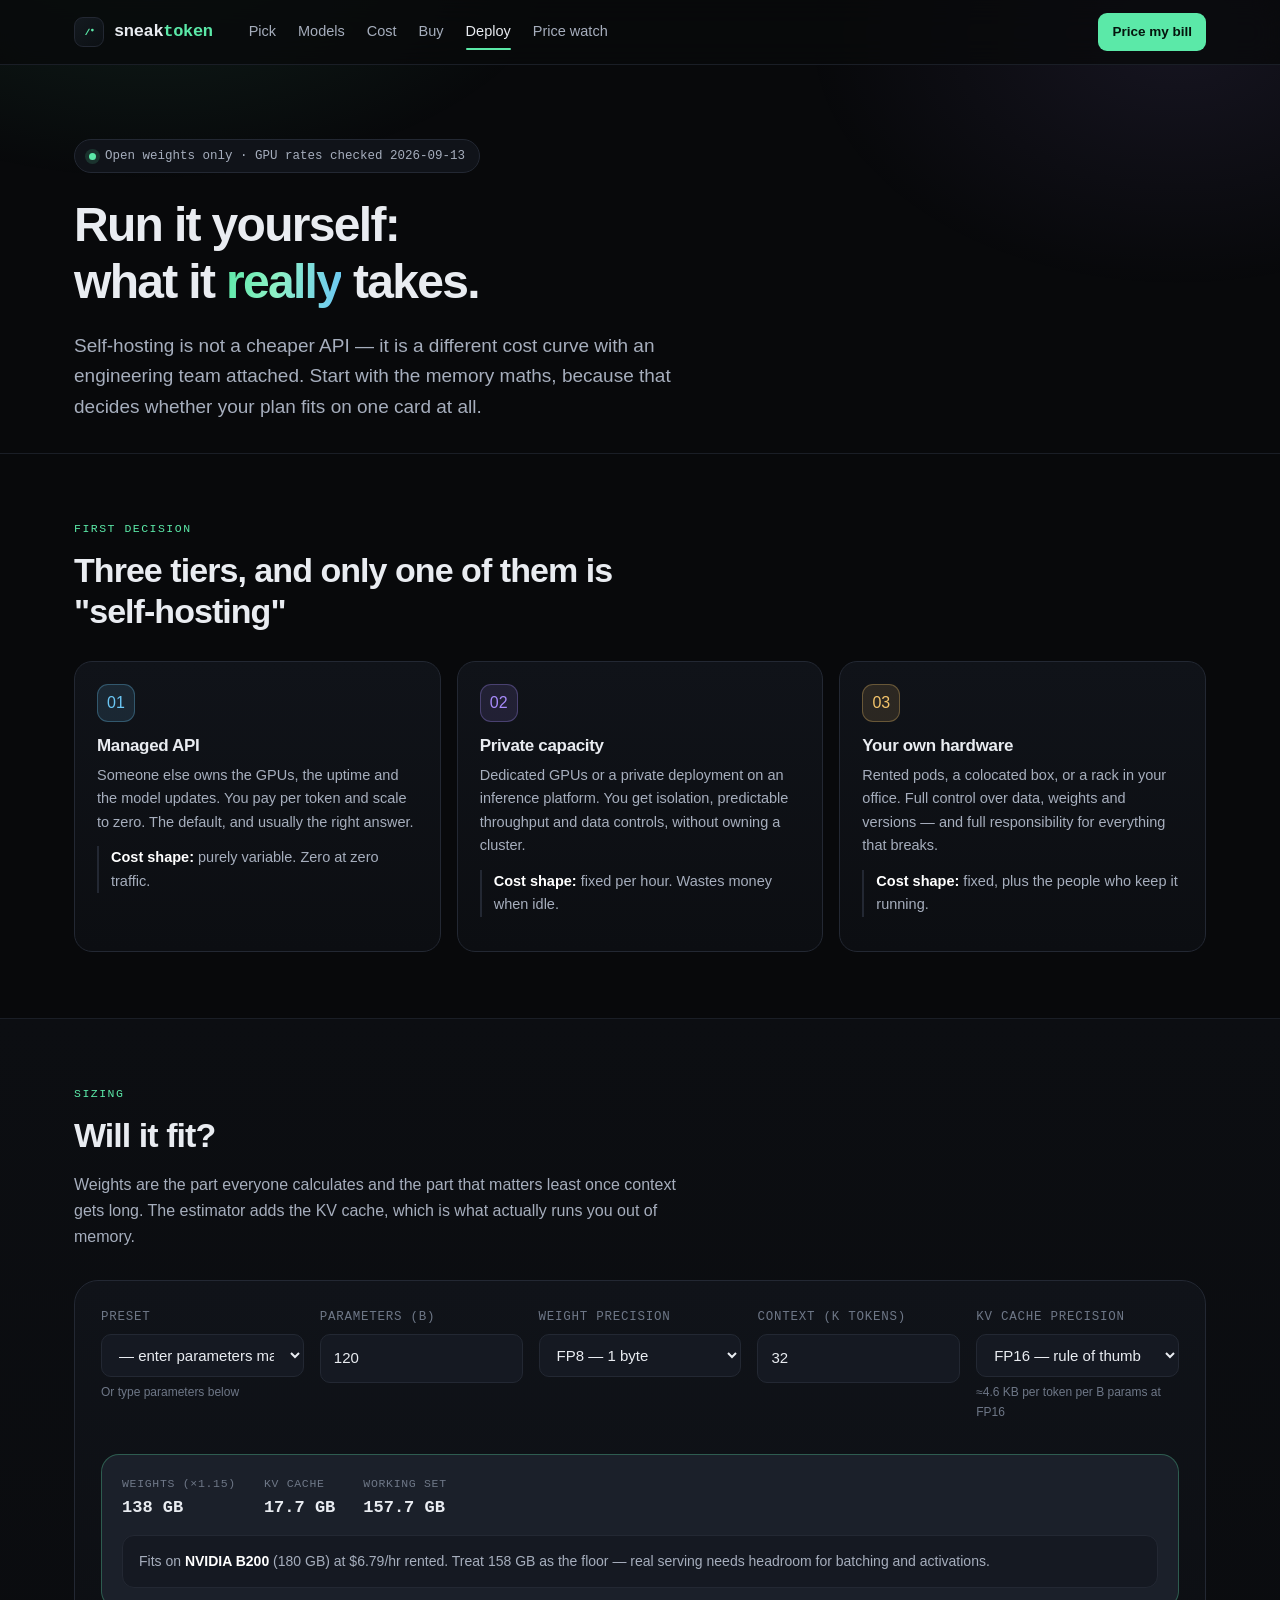
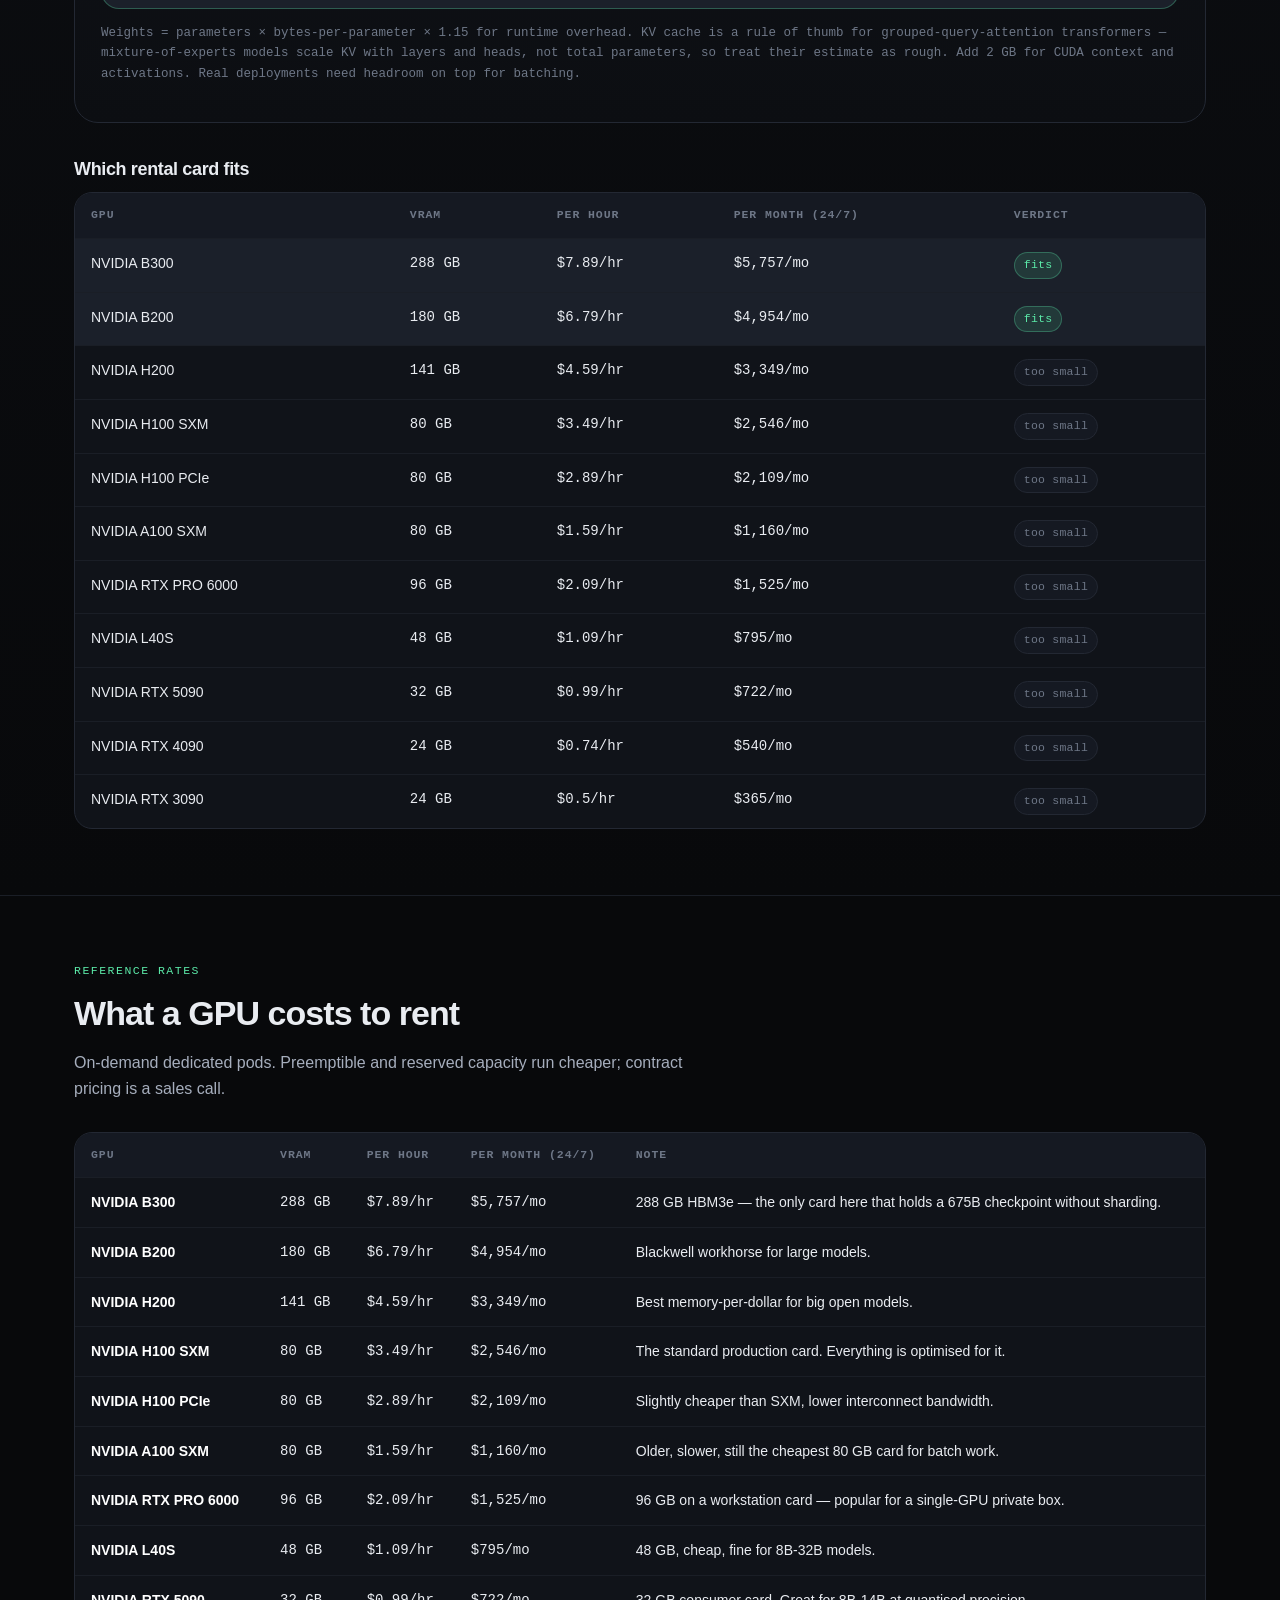
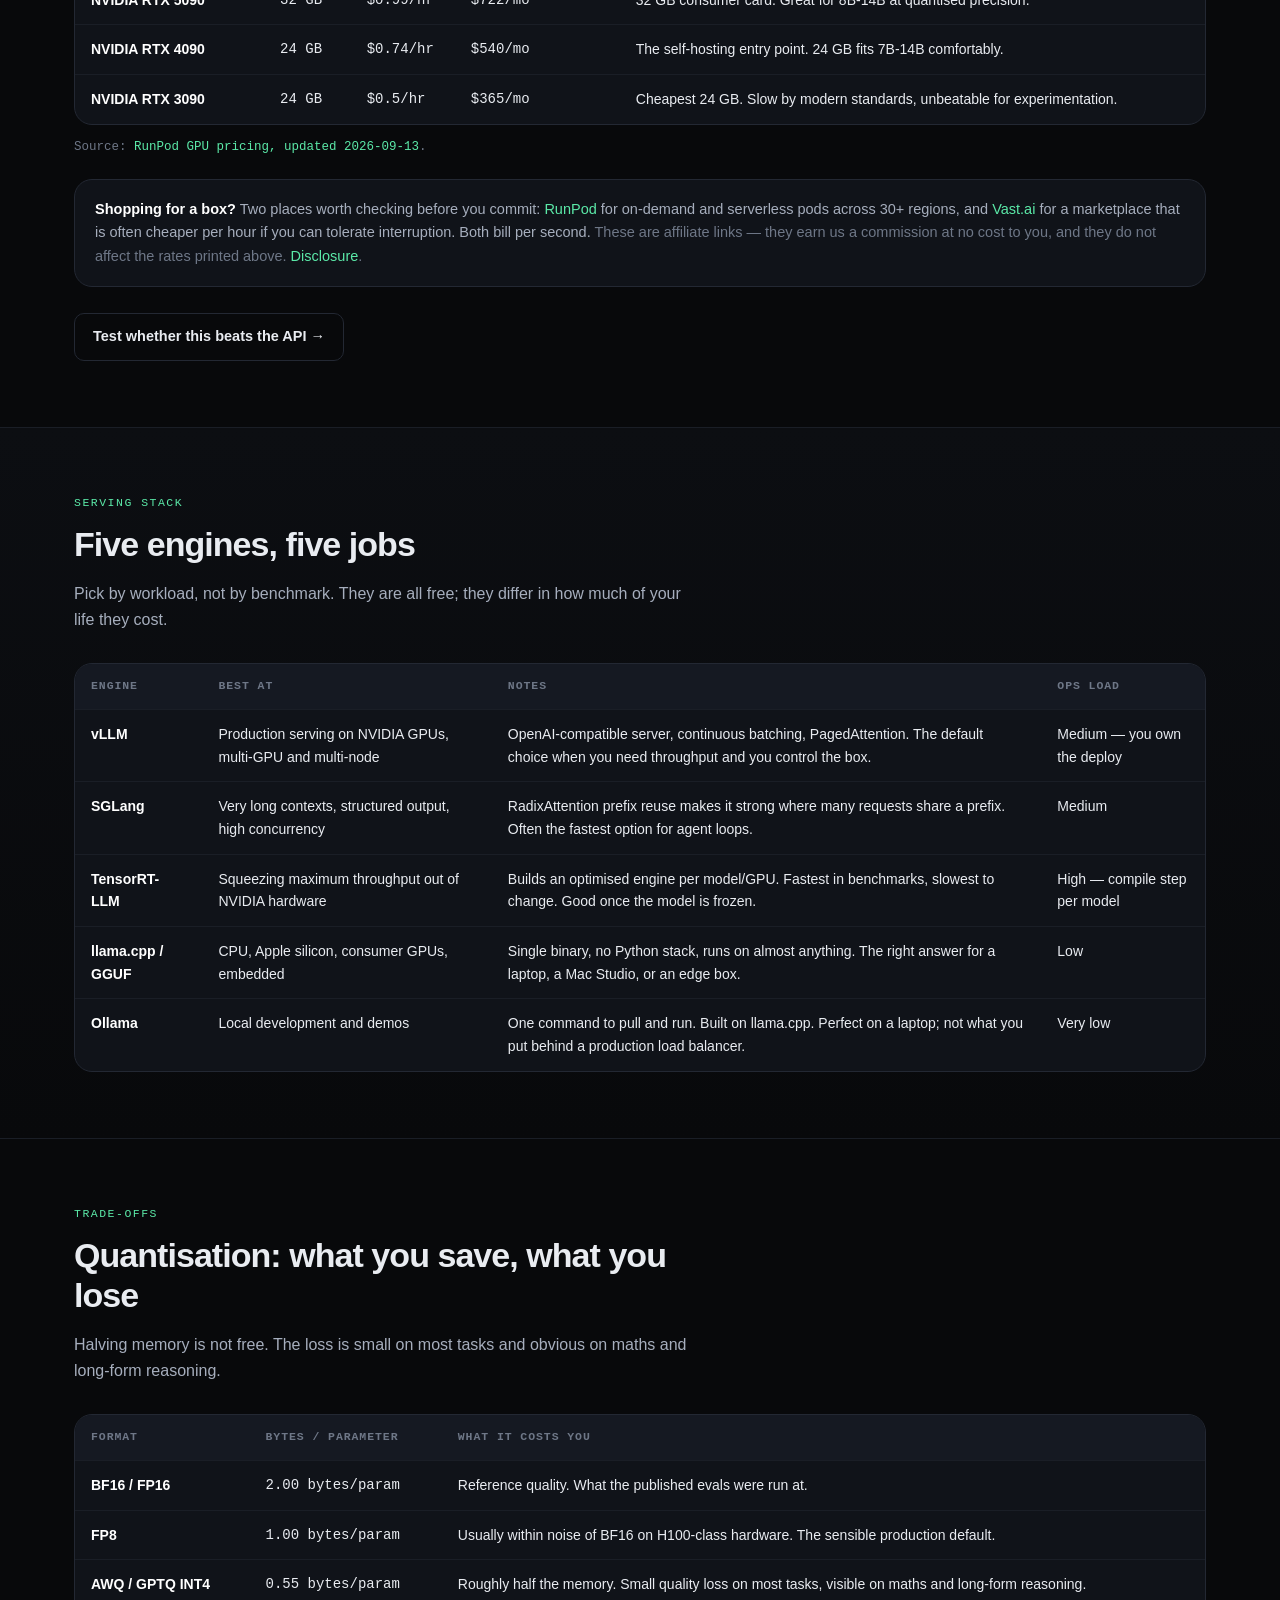
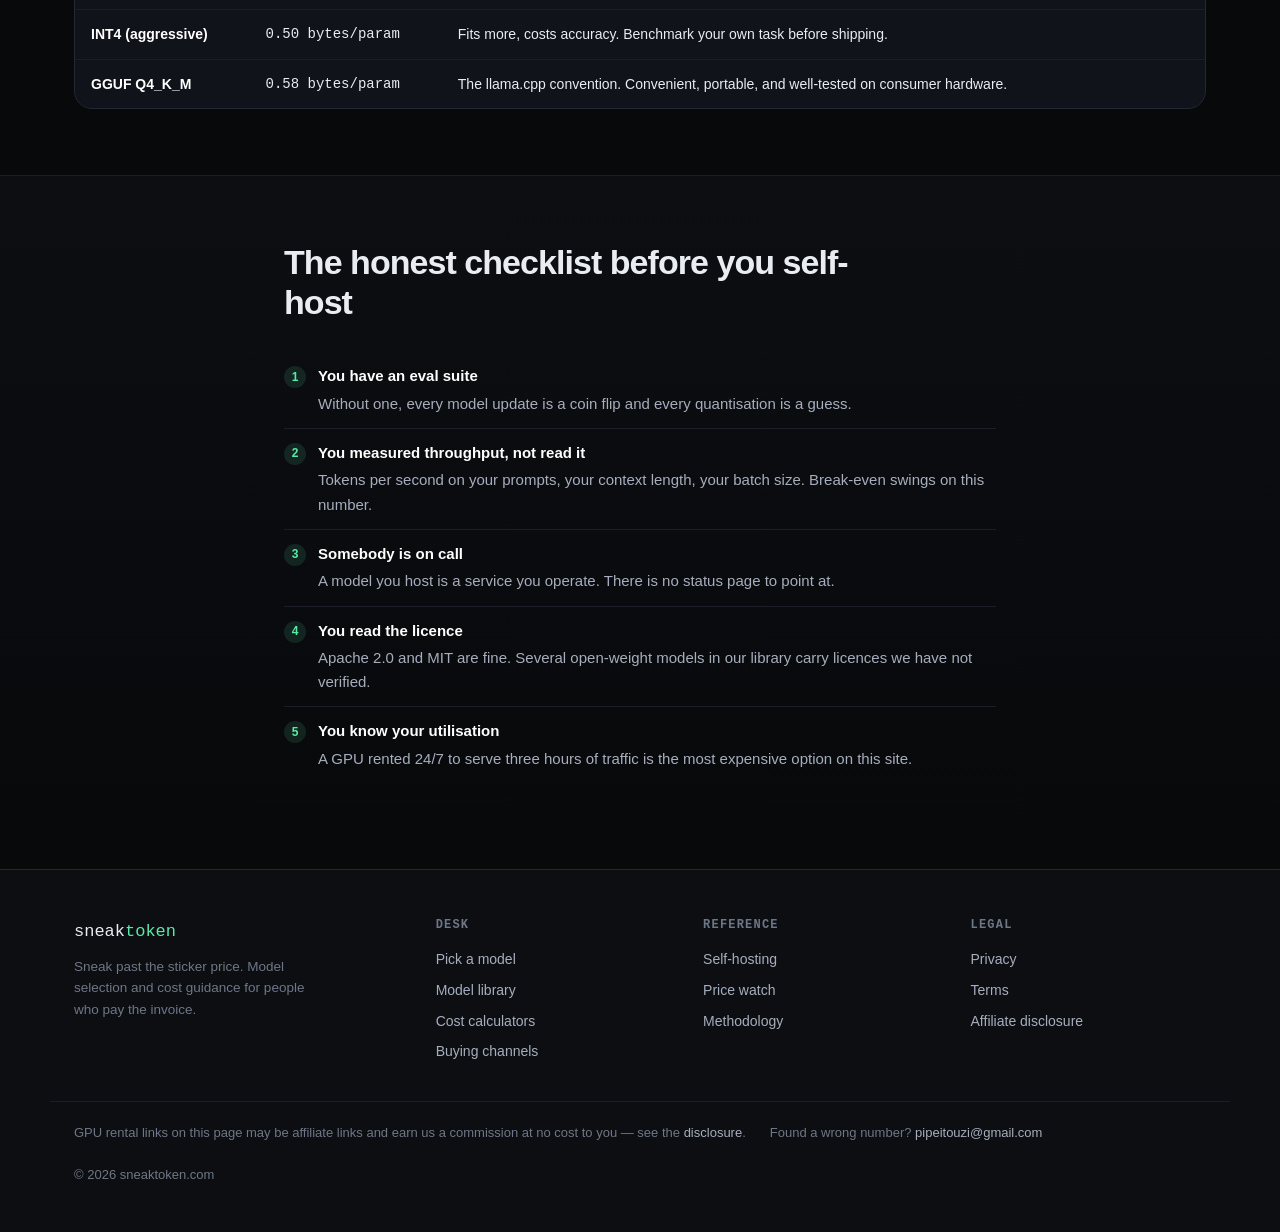
<file: site/deploy.html>
<!DOCTYPE html>
<html lang="en">
<head>
<meta charset="UTF-8">
<meta name="viewport" content="width=device-width, initial-scale=1.0">
<title>Self-hosting — VRAM estimator, engine choice, GPU rental rates | SneakToken</title>
<meta name="description" content="What it takes to run a model yourself: a VRAM estimator, five serving engines compared by use case, quantisation trade-offs, and current GPU rental rates per hour.">
<link rel="canonical" href="https://www.sneaktoken.com/deploy">
<meta name="robots" content="index,follow">
<meta property="og:title" content="Self-hosting — VRAM estimator, engine choice, GPU rates | SneakToken">
<meta property="og:description" content="Three deployment tiers, what each one actually costs, and the memory maths that decides whether your plan fits on one card.">
<meta property="og:url" content="https://www.sneaktoken.com/deploy">
<meta property="og:type" content="website">
<link rel="icon" href="data:image/svg+xml,%3Csvg xmlns='http://www.w3.org/2000/svg' viewBox='0 0 32 32'%3E%3Crect width='32' height='32' rx='7' fill='%230A0A0B'/%3E%3Cpath d='M9 21.5 15.5 10h2.2L11.2 21.5z' fill='%235BE9A8'/%3E%3Ccircle cx='22' cy='13' r='2.4' fill='%235BE9A8'/%3E%3C/svg%3E">
<link rel="stylesheet" href="assets/styles.css">
</head>
<body>

<a class="skip" href="#vram">Skip to the VRAM estimator</a>

<header class="hdr" id="hdr">
  <div class="wrap hdr-in">
    <a class="brand" href="/" aria-label="SneakToken home">
      <span class="brand-mark" aria-hidden="true">
        <svg viewBox="0 0 32 32" width="18" height="18"><path d="M9 21.5 15.5 10h2.2L11.2 21.5z" fill="currentColor"/><circle cx="22" cy="12.5" r="2.4" fill="currentColor"/></svg>
      </span>
      <span class="brand-txt">sneak<span class="brand-accent">token</span></span>
    </a>
    <nav class="nav" aria-label="Main">
      <a href="/index.html">Pick</a>
      <a href="/models.html">Models</a>
      <a href="/cost.html">Cost</a>
      <a href="/buy.html">Buy</a>
      <a href="/deploy.html">Deploy</a>
      <a href="/market.html">Price watch</a>
    </nav>
    <span class="hdr-spacer"></span>
    <a class="btn btn-sm btn-solid" href="/cost.html">Price my bill</a>
    <button class="nav-toggle" type="button" aria-label="Menu"><span aria-hidden="true">☰</span></button>
  </div>
</header>

<section class="hero" style="padding-bottom:30px">
  <div class="wrap">
    <div class="hero-eyebrow">
      <span class="pulse" aria-hidden="true"></span>
      Open weights only · GPU rates checked 2026-09-13
    </div>
    <h1 style="font-size:clamp(30px,4.4vw,48px)">Run it yourself:<br>what it <em>really</em> takes.</h1>
    <p class="hero-sub">
      Self-hosting is not a cheaper API — it is a different cost curve with an engineering team attached.
      Start with the memory maths, because that decides whether your plan fits on one card at all.
    </p>
  </div>
</section>

<!-- ================= THREE TIERS ================= -->
<section class="band">
  <div class="wrap">
    <div class="sec-head">
      <span class="eyebrow">First decision</span>
      <h2 class="sec-h">Three tiers, and only one of them is "self-hosting"</h2>
    </div>
    <div class="grid g3">
      <div class="card">
        <div class="card-ico s" aria-hidden="true">01</div>
        <h3>Managed API</h3>
        <p>Someone else owns the GPUs, the uptime and the model updates. You pay per token and scale to zero. The default, and usually the right answer.</p>
        <p class="mrow-note"><strong>Cost shape:</strong> purely variable. Zero at zero traffic.</p>
      </div>
      <div class="card">
        <div class="card-ico v" aria-hidden="true">02</div>
        <h3>Private capacity</h3>
        <p>Dedicated GPUs or a private deployment on an inference platform. You get isolation, predictable throughput and data controls, without owning a cluster.</p>
        <p class="mrow-note"><strong>Cost shape:</strong> fixed per hour. Wastes money when idle.</p>
      </div>
      <div class="card">
        <div class="card-ico a" aria-hidden="true">03</div>
        <h3>Your own hardware</h3>
        <p>Rented pods, a colocated box, or a rack in your office. Full control over data, weights and versions — and full responsibility for everything that breaks.</p>
        <p class="mrow-note"><strong>Cost shape:</strong> fixed, plus the people who keep it running.</p>
      </div>
    </div>
  </div>
</section>

<!-- ================= VRAM ================= -->
<section class="band band-alt" id="vram">
  <div class="wrap">
    <div class="sec-head">
      <span class="eyebrow">Sizing</span>
      <h2 class="sec-h">Will it fit?</h2>
      <p class="sec-p">
        Weights are the part everyone calculates and the part that matters least once context gets long.
        The estimator adds the KV cache, which is what actually runs you out of memory.
      </p>
    </div>

    <div class="calc" id="vForm">
      <div class="calc-grid">
        <div class="field">
          <label for="vModel">Preset</label>
          <select id="vModel"></select>
          <p class="hint">Or type parameters below</p>
        </div>
        <div class="field">
          <label for="vParams">Parameters (B)</label>
          <input type="number" id="vParams" value="120" min="0" step="1" inputmode="decimal">
        </div>
        <div class="field">
          <label for="vFmt">Weight precision</label>
          <select id="vFmt">
            <option value="2">BF16 / FP16 — 2 bytes</option>
            <option value="1" selected>FP8 — 1 byte</option>
            <option value="0.55">INT4 (AWQ / GPTQ) — 0.55</option>
            <option value="0.5">INT4 aggressive — 0.5</option>
          </select>
        </div>
        <div class="field">
          <label for="vCtx">Context (K tokens)</label>
          <input type="number" id="vCtx" value="32" min="0" step="1" inputmode="numeric">
        </div>
        <div class="field">
          <label for="vKv">KV cache precision</label>
          <select id="vKv">
            <option value="0.0000046">FP16 — rule of thumb</option>
            <option value="0.0000023">FP8 — half of FP16</option>
            <option value="0">Ignore KV cache</option>
          </select>
          <p class="hint">≈4.6 KB per token per B params at FP16</p>
        </div>
      </div>

      <div class="result">
        <div class="pick-nums" style="gap:28px">
          <div><span>Weights (×1.15)</span><b id="vWeights">—</b></div>
          <div><span>KV cache</span><b id="vKvOut">—</b></div>
          <div><span>Working set</span><b id="vTotal">—</b></div>
        </div>
        <div class="verdict" id="vFits"></div>
      </div>
      <p class="asof" style="margin-top:14px">
        Weights = parameters × bytes-per-parameter × 1.15 for runtime overhead. KV cache is a rule of thumb for
        grouped-query-attention transformers — mixture-of-experts models scale KV with layers and heads, not total
        parameters, so treat their estimate as rough. Add 2 GB for CUDA context and activations. Real deployments need
        headroom on top for batching.
      </p>
    </div>

    <h3 style="margin:36px 0 12px;font-size:18px">Which rental card fits</h3>
    <div class="tablewrap">
      <table>
        <thead><tr><th scope="col">GPU</th><th scope="col">VRAM</th><th scope="col">Per hour</th><th scope="col">Per month (24/7)</th><th scope="col">Verdict</th></tr></thead>
        <tbody id="vCards"></tbody>
      </table>
    </div>
  </div>
</section>

<!-- ================= HARDWARE RATES ================= -->
<section class="band">
  <div class="wrap">
    <div class="sec-head">
      <span class="eyebrow">Reference rates</span>
      <h2 class="sec-h">What a GPU costs to rent</h2>
      <p class="sec-p">On-demand dedicated pods. Preemptible and reserved capacity run cheaper; contract pricing is a sales call.</p>
    </div>
    <div class="tablewrap">
      <table>
        <thead><tr><th scope="col">GPU</th><th scope="col">VRAM</th><th scope="col">Per hour</th><th scope="col">Per month (24/7)</th><th scope="col">Note</th></tr></thead>
        <tbody id="hwTable"></tbody>
      </table>
    </div>
    <p class="asof" style="margin-top:12px" id="hwSrc"></p>

    <div class="callout" style="margin-top:22px">
      <strong>Shopping for a box?</strong> Two places worth checking before you commit:
      <a href="https://www.runpod.io/" target="_blank" rel="nofollow sponsored noopener">RunPod</a> for on-demand and
      serverless pods across 30+ regions, and
      <a href="https://vast.ai/" target="_blank" rel="nofollow sponsored noopener">Vast.ai</a> for a marketplace that is
      often cheaper per hour if you can tolerate interruption. Both bill per second.
      <span class="muted">These are affiliate links — they earn us a commission at no cost to you, and they do not affect
      the rates printed above. <a href="/disclosure.html">Disclosure</a>.</span>
    </div>

    <div class="btn-row">
      <a class="btn btn-ghost" href="/cost.html#breakeven">Test whether this beats the API →</a>
    </div>
  </div>
</section>

<!-- ================= ENGINES ================= -->
<section class="band band-alt">
  <div class="wrap">
    <div class="sec-head">
      <span class="eyebrow">Serving stack</span>
      <h2 class="sec-h">Five engines, five jobs</h2>
      <p class="sec-p">Pick by workload, not by benchmark. They are all free; they differ in how much of your life they cost.</p>
    </div>
    <div class="tablewrap">
      <table>
        <thead><tr><th scope="col">Engine</th><th scope="col">Best at</th><th scope="col">Notes</th><th scope="col">Ops load</th></tr></thead>
        <tbody id="engines"></tbody>
      </table>
    </div>
  </div>
</section>

<!-- ================= QUANTISATION ================= -->
<section class="band">
  <div class="wrap">
    <div class="sec-head">
      <span class="eyebrow">Trade-offs</span>
      <h2 class="sec-h">Quantisation: what you save, what you lose</h2>
      <p class="sec-p">Halving memory is not free. The loss is small on most tasks and obvious on maths and long-form reasoning.</p>
    </div>
    <div class="tablewrap">
      <table>
        <thead><tr><th scope="col">Format</th><th scope="col">Bytes / parameter</th><th scope="col">What it costs you</th></tr></thead>
        <tbody id="quant"></tbody>
      </table>
    </div>
  </div>
</section>

<section class="band band-alt">
  <div class="wrap wrap-narrow">
    <div class="sec-head"><h2 class="sec-h">The honest checklist before you self-host</h2></div>
    <ul class="checks">
      <li><span class="mark">1</span><div><b>You have an eval suite</b>Without one, every model update is a coin flip and every quantisation is a guess.</div></li>
      <li><span class="mark">2</span><div><b>You measured throughput, not read it</b>Tokens per second on your prompts, your context length, your batch size. Break-even swings on this number.</div></li>
      <li><span class="mark">3</span><div><b>Somebody is on call</b>A model you host is a service you operate. There is no status page to point at.</div></li>
      <li><span class="mark">4</span><div><b>You read the licence</b>Apache 2.0 and MIT are fine. Several open-weight models in our library carry licences we have not verified.</div></li>
      <li><span class="mark">5</span><div><b>You know your utilisation</b>A GPU rented 24/7 to serve three hours of traffic is the most expensive option on this site.</div></li>
    </ul>
  </div>
</section>

<footer class="ftr">
  <div class="wrap ftr-in">
    <div class="ftr-brand">
      <span class="brand-txt">sneak<span class="brand-accent">token</span></span>
      <p class="ftr-tag">Sneak past the sticker price. Model selection and cost guidance for people who pay the invoice.</p>
    </div>
    <div class="ftr-nav">
      <h3>Desk</h3>
      <a href="/index.html">Pick a model</a>
      <a href="/models.html">Model library</a>
      <a href="/cost.html">Cost calculators</a>
      <a href="/buy.html">Buying channels</a>
    </div>
    <div class="ftr-nav">
      <h3>Reference</h3>
      <a href="/deploy.html">Self-hosting</a>
      <a href="/market.html">Price watch</a>
      <a href="/method.html">Methodology</a>
    </div>
    <div class="ftr-nav">
      <h3>Legal</h3>
      <a href="/privacy.html">Privacy</a>
      <a href="/terms.html">Terms</a>
      <a href="/disclosure.html">Affiliate disclosure</a>
    </div>
  </div>
  <div class="wrap ftr-bot">
    <p>GPU rental links on this page may be affiliate links and earn us a commission at no cost to you — see the <a href="/disclosure.html">disclosure</a>.</p>
    <p>Found a wrong number? <a href="mailto:pipeitouzi@gmail.com">pipeitouzi@gmail.com</a></p>
    <p>© <span id="year">2026</span> sneaktoken.com</p>
  </div>
</footer>

<script src="data/models.js"></script>
<script src="data/site.js"></script>
<script src="assets/app.js"></script>
</body>
</html>
</file>
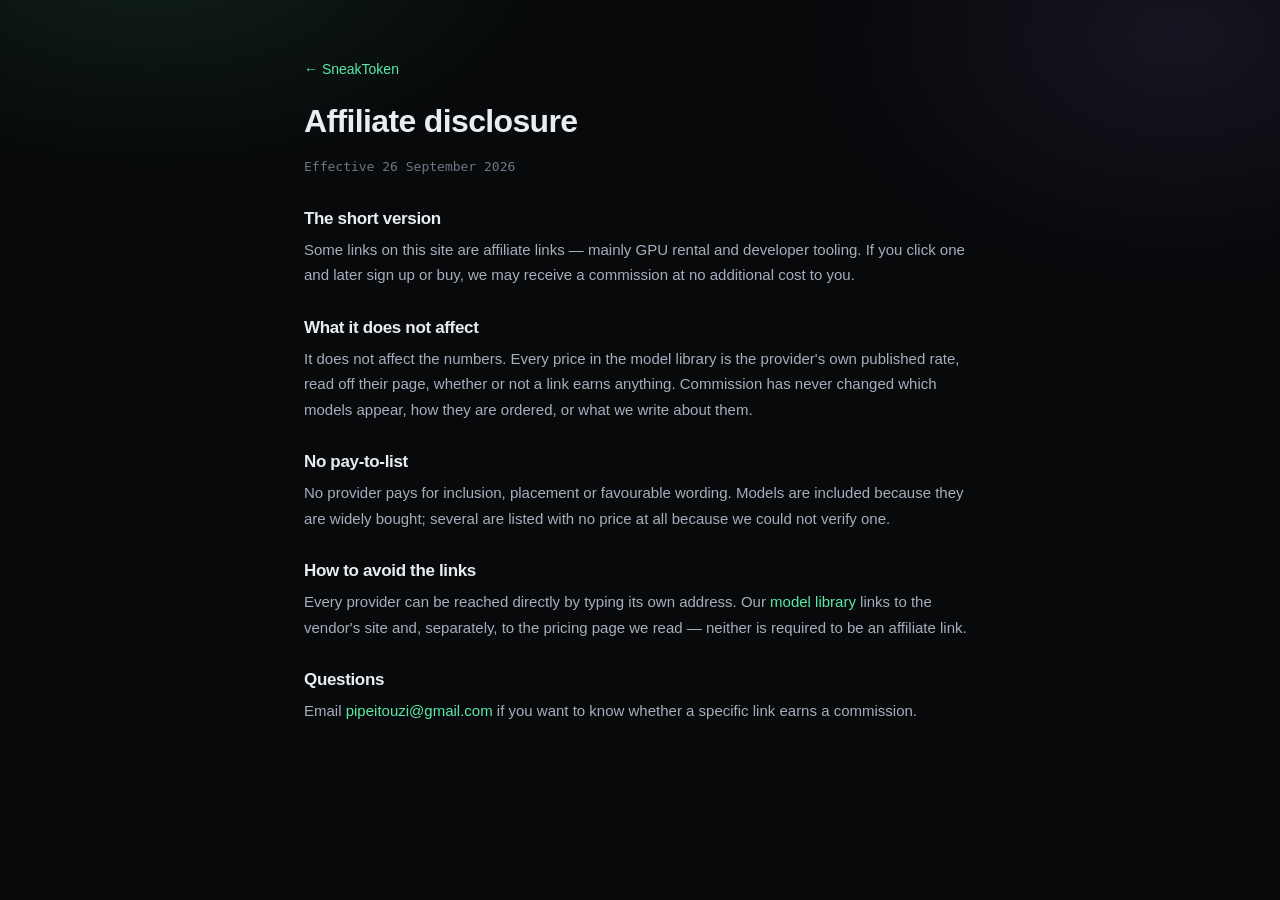
<file: site/disclosure.html>
<!doctype html>
<html lang="en">
<head>
<meta charset="utf-8">
<meta name="viewport" content="width=device-width,initial-scale=1">
<title>Affiliate disclosure — SneakToken</title>
<meta name="description" content="Some outbound links earn a commission. No provider pays for placement, and prices are never adjusted because of a commercial relationship.">
<meta name="robots" content="noindex,follow">
<link rel="stylesheet" href="assets/styles.css">
<style>
.legal{max-width:720px;margin:0 auto;padding:56px 24px 90px;position:relative;z-index:1}
.legal .eff{color:var(--text-mute);font-size:13px;margin-bottom:26px;font-family:var(--mono)}
.legal h2{font-size:17px;margin:30px 0 8px}
.legal p,.legal li{color:var(--text-dim);font-size:15px;line-height:1.7}
.legal .back{display:inline-block;margin-bottom:22px;font-size:14px}
</style>
</head>
<body>
<main class="legal">
  <a class="back" href="/">← SneakToken</a>
  <h1>Affiliate disclosure</h1>
  <p class="eff">Effective 26 September 2026</p>

  <h2>The short version</h2>
  <p>Some links on this site are affiliate links — mainly GPU rental and developer tooling. If you click one and later sign up or buy, we may receive a commission at no additional cost to you.</p>

  <h2>What it does not affect</h2>
  <p>It does not affect the numbers. Every price in the model library is the provider's own published rate, read off their page, whether or not a link earns anything. Commission has never changed which models appear, how they are ordered, or what we write about them.</p>

  <h2>No pay-to-list</h2>
  <p>No provider pays for inclusion, placement or favourable wording. Models are included because they are widely bought; several are listed with no price at all because we could not verify one.</p>

  <h2>How to avoid the links</h2>
  <p>Every provider can be reached directly by typing its own address. Our <a href="/models.html">model library</a> links to the vendor's site and, separately, to the pricing page we read — neither is required to be an affiliate link.</p>

  <h2>Questions</h2>
  <p>Email <a href="mailto:pipeitouzi@gmail.com">pipeitouzi@gmail.com</a> if you want to know whether a specific link earns a commission.</p>
</main>
</body>
</html>
</file>
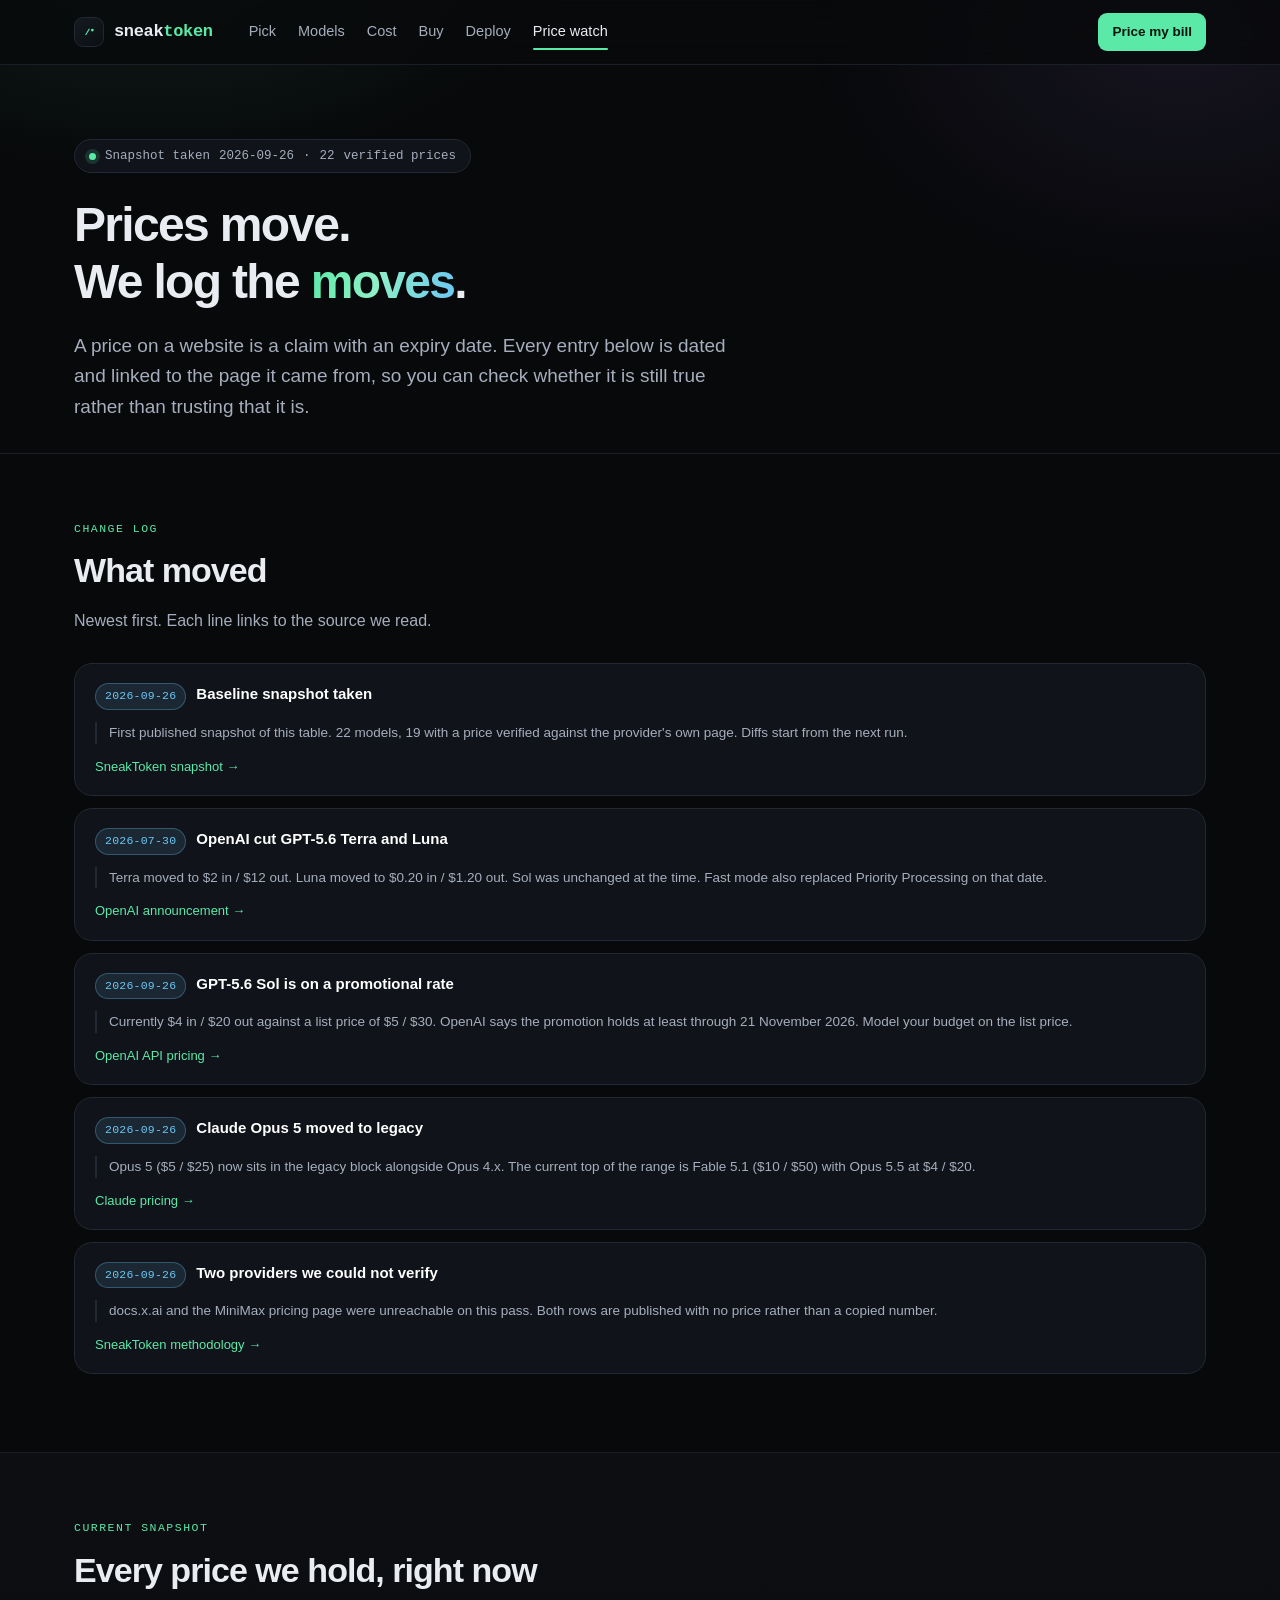
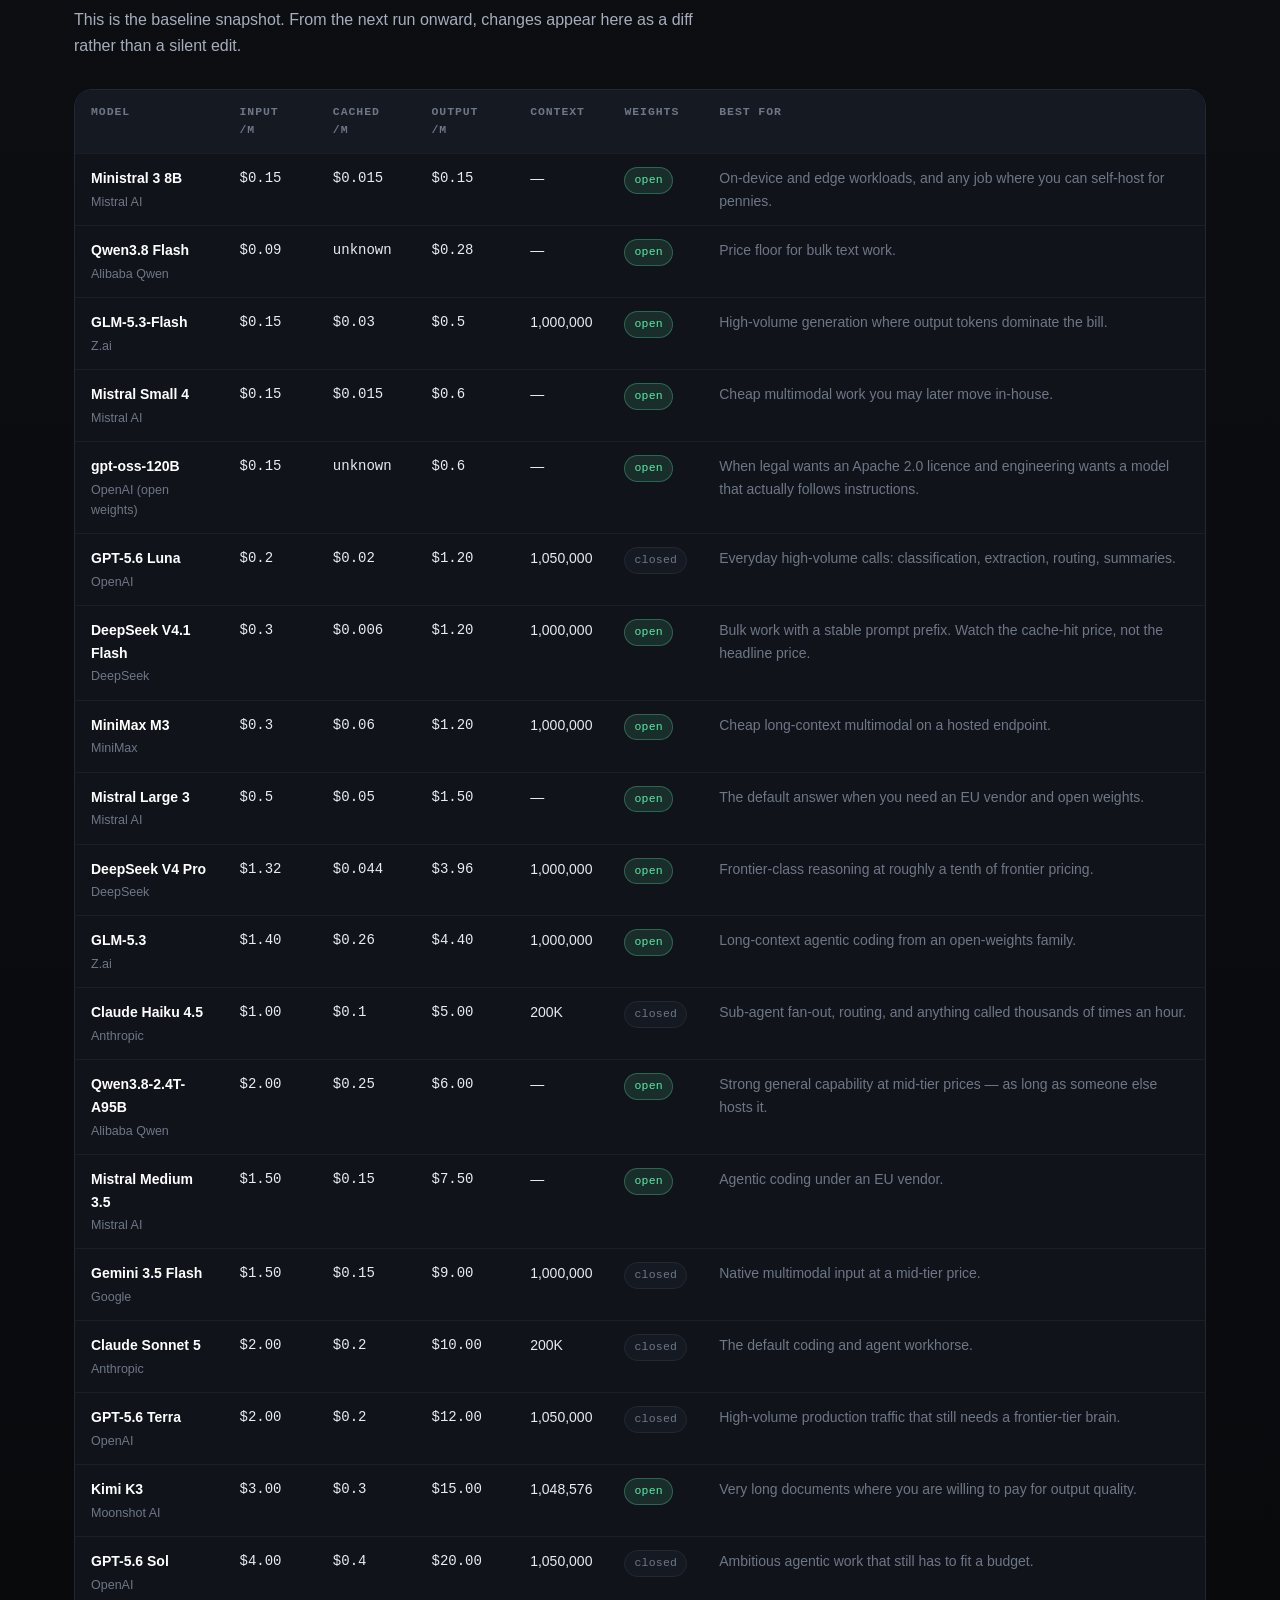
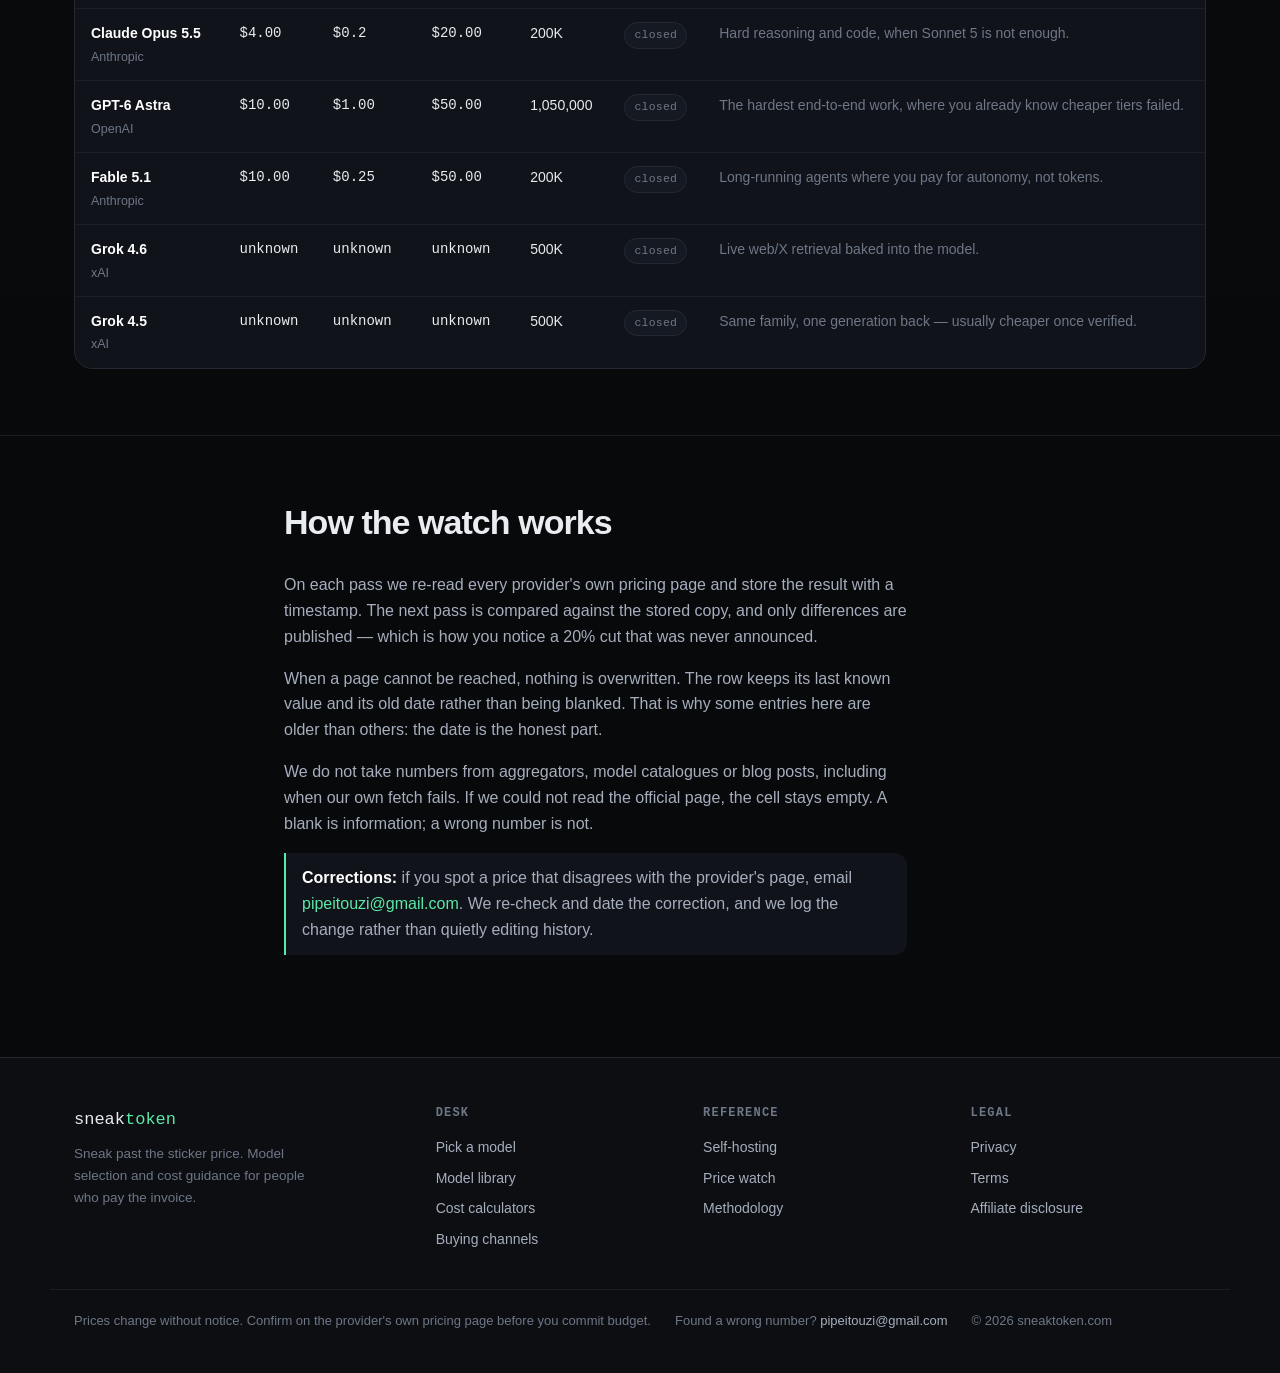
<file: site/market.html>
<!DOCTYPE html>
<html lang="en">
<head>
<meta charset="UTF-8">
<meta name="viewport" content="width=device-width, initial-scale=1.0">
<title>Price watch — what changed, and when | SneakToken</title>
<meta name="description" content="A dated change log of AI model price moves, with the source for each. Plus the current verified snapshot of every price we track.">
<link rel="canonical" href="https://www.sneaktoken.com/market">
<meta name="robots" content="index,follow">
<meta property="og:title" content="Price watch — what changed, and when | SneakToken">
<meta property="og:description" content="Prices move quietly. This is the log, with a source on every line.">
<meta property="og:url" content="https://www.sneaktoken.com/market">
<meta property="og:type" content="website">
<link rel="icon" href="data:image/svg+xml,%3Csvg xmlns='http://www.w3.org/2000/svg' viewBox='0 0 32 32'%3E%3Crect width='32' height='32' rx='7' fill='%230A0A0B'/%3E%3Cpath d='M9 21.5 15.5 10h2.2L11.2 21.5z' fill='%235BE9A8'/%3E%3Ccircle cx='22' cy='13' r='2.4' fill='%235BE9A8'/%3E%3C/svg%3E">
<link rel="stylesheet" href="assets/styles.css">
</head>
<body>

<a class="skip" href="#moves">Skip to the change log</a>

<header class="hdr" id="hdr">
  <div class="wrap hdr-in">
    <a class="brand" href="/" aria-label="SneakToken home">
      <span class="brand-mark" aria-hidden="true">
        <svg viewBox="0 0 32 32" width="18" height="18"><path d="M9 21.5 15.5 10h2.2L11.2 21.5z" fill="currentColor"/><circle cx="22" cy="12.5" r="2.4" fill="currentColor"/></svg>
      </span>
      <span class="brand-txt">sneak<span class="brand-accent">token</span></span>
    </a>
    <nav class="nav" aria-label="Main">
      <a href="/index.html">Pick</a>
      <a href="/models.html">Models</a>
      <a href="/cost.html">Cost</a>
      <a href="/buy.html">Buy</a>
      <a href="/deploy.html">Deploy</a>
      <a href="/market.html">Price watch</a>
    </nav>
    <span class="hdr-spacer"></span>
    <a class="btn btn-sm btn-solid" href="/cost.html">Price my bill</a>
    <button class="nav-toggle" type="button" aria-label="Menu"><span aria-hidden="true">☰</span></button>
  </div>
</header>

<section class="hero" style="padding-bottom:30px">
  <div class="wrap">
    <div class="hero-eyebrow">
      <span class="pulse" aria-hidden="true"></span>
      Snapshot taken <span data-count="asof">—</span> · <span data-count="priced">—</span> verified prices
    </div>
    <h1 style="font-size:clamp(30px,4.4vw,48px)">Prices move.<br>We log the <em>moves</em>.</h1>
    <p class="hero-sub">
      A price on a website is a claim with an expiry date. Every entry below is dated and linked to the page
      it came from, so you can check whether it is still true rather than trusting that it is.
    </p>
  </div>
</section>

<section class="band" id="moves-sec">
  <div class="wrap">
    <div class="sec-head">
      <span class="eyebrow">Change log</span>
      <h2 class="sec-h">What moved</h2>
      <p class="sec-p">Newest first. Each line links to the source we read.</p>
    </div>
    <div id="moves"></div>
  </div>
</section>

<section class="band band-alt">
  <div class="wrap">
    <div class="sec-head">
      <span class="eyebrow">Current snapshot</span>
      <h2 class="sec-h">Every price we hold, right now</h2>
      <p class="sec-p">This is the baseline snapshot. From the next run onward, changes appear here as a diff rather than a silent edit.</p>
    </div>
    <div class="tablewrap">
      <table>
        <thead>
          <tr>
            <th scope="col">Model</th>
            <th scope="col">Input /M</th>
            <th scope="col">Cached /M</th>
            <th scope="col">Output /M</th>
            <th scope="col">Context</th>
            <th scope="col">Weights</th>
            <th scope="col">Best for</th>
          </tr>
        </thead>
        <tbody id="cmpBody"></tbody>
      </table>
    </div>
  </div>
</section>

<section class="band">
  <div class="wrap wrap-narrow">
    <div class="sec-head"><h2 class="sec-h">How the watch works</h2></div>
    <div class="prose">
      <p>On each pass we re-read every provider's own pricing page and store the result with a timestamp. The next pass is compared against the stored copy, and only differences are published — which is how you notice a 20% cut that was never announced.</p>
      <p>When a page cannot be reached, nothing is overwritten. The row keeps its last known value and its old date rather than being blanked. That is why some entries here are older than others: the date is the honest part.</p>
      <p>We do not take numbers from aggregators, model catalogues or blog posts, including when our own fetch fails. If we could not read the official page, the cell stays empty. A blank is information; a wrong number is not.</p>
      <p class="prose-note"><strong>Corrections:</strong> if you spot a price that disagrees with the provider's page, email <a href="mailto:pipeitouzi@gmail.com">pipeitouzi@gmail.com</a>. We re-check and date the correction, and we log the change rather than quietly editing history.</p>
    </div>
  </div>
</section>

<footer class="ftr">
  <div class="wrap ftr-in">
    <div class="ftr-brand">
      <span class="brand-txt">sneak<span class="brand-accent">token</span></span>
      <p class="ftr-tag">Sneak past the sticker price. Model selection and cost guidance for people who pay the invoice.</p>
    </div>
    <div class="ftr-nav">
      <h3>Desk</h3>
      <a href="/index.html">Pick a model</a>
      <a href="/models.html">Model library</a>
      <a href="/cost.html">Cost calculators</a>
      <a href="/buy.html">Buying channels</a>
    </div>
    <div class="ftr-nav">
      <h3>Reference</h3>
      <a href="/deploy.html">Self-hosting</a>
      <a href="/market.html">Price watch</a>
      <a href="/method.html">Methodology</a>
    </div>
    <div class="ftr-nav">
      <h3>Legal</h3>
      <a href="/privacy.html">Privacy</a>
      <a href="/terms.html">Terms</a>
      <a href="/disclosure.html">Affiliate disclosure</a>
    </div>
  </div>
  <div class="wrap ftr-bot">
    <p>Prices change without notice. Confirm on the provider's own pricing page before you commit budget.</p>
    <p>Found a wrong number? <a href="mailto:pipeitouzi@gmail.com">pipeitouzi@gmail.com</a></p>
    <p>© <span id="year">2026</span> sneaktoken.com</p>
  </div>
</footer>

<script src="data/models.js"></script>
<script src="data/site.js"></script>
<script src="assets/app.js"></script>
</body>
</html>
</file>
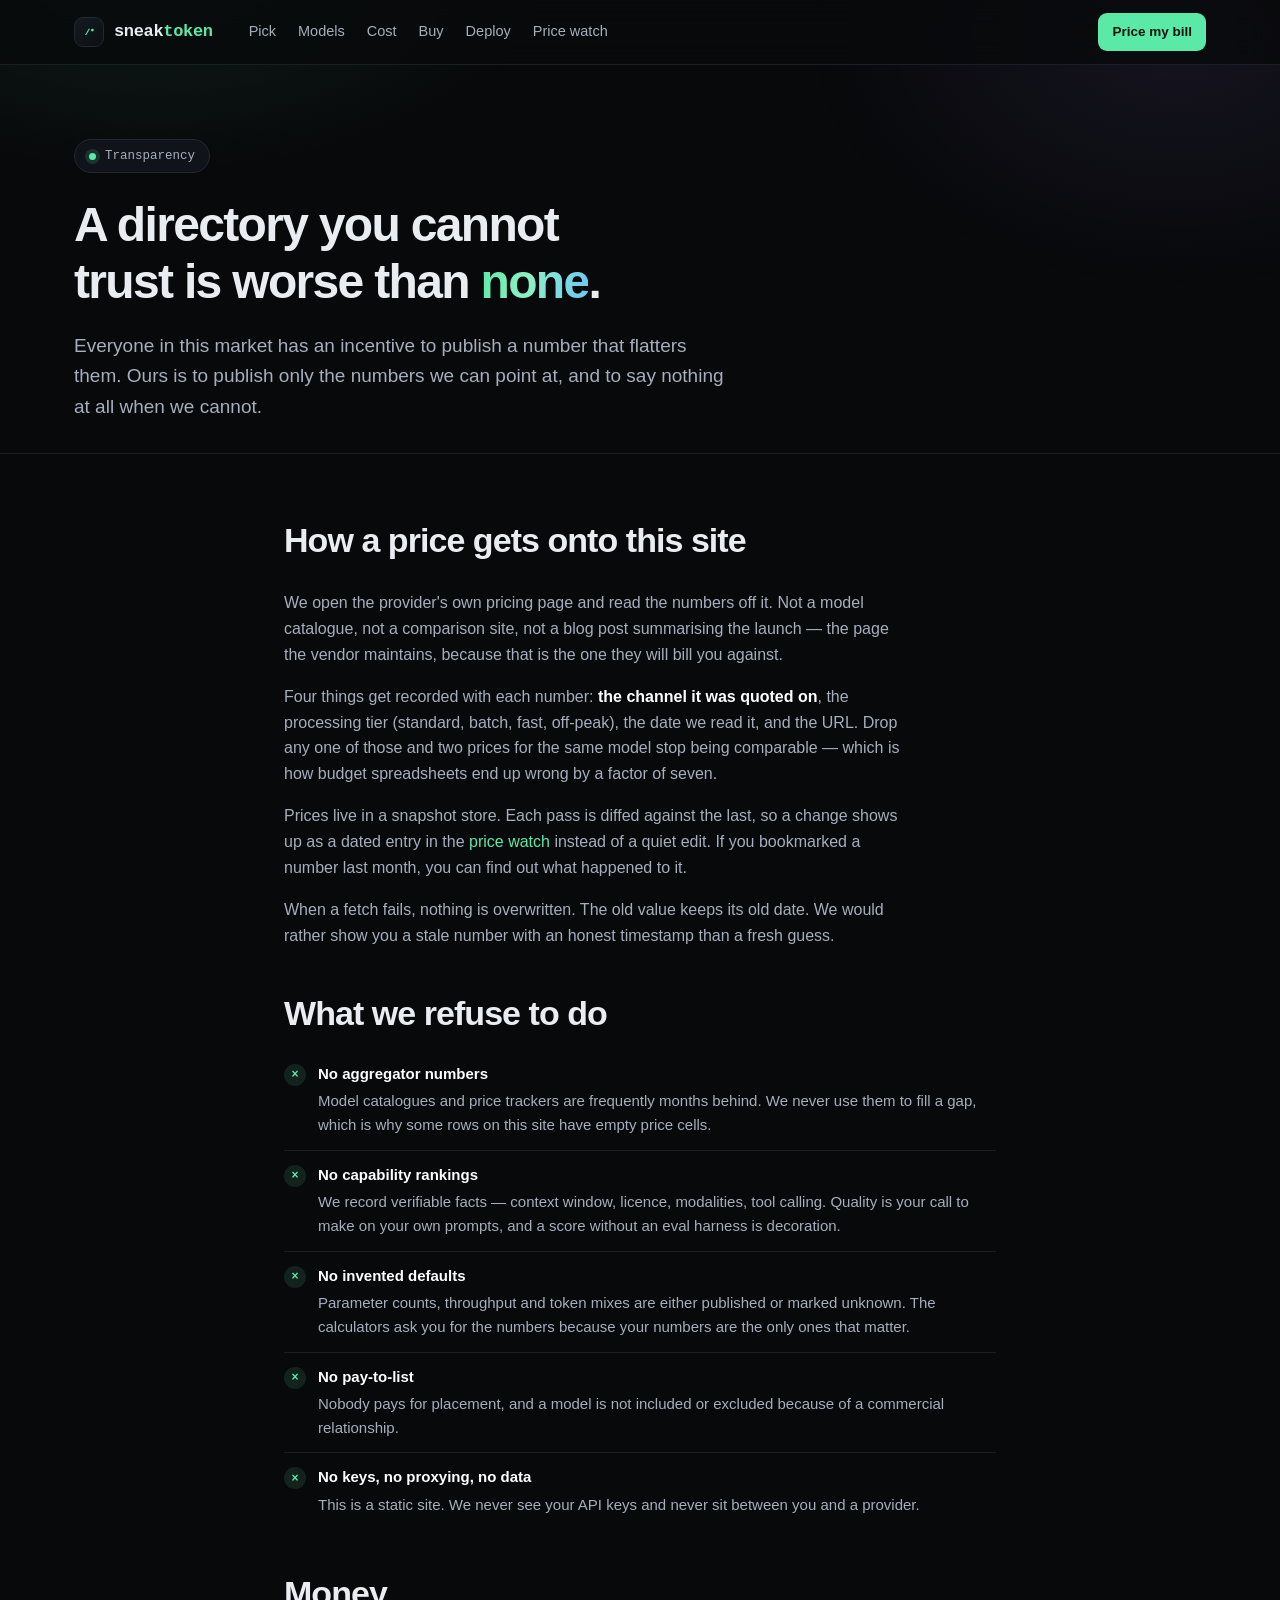
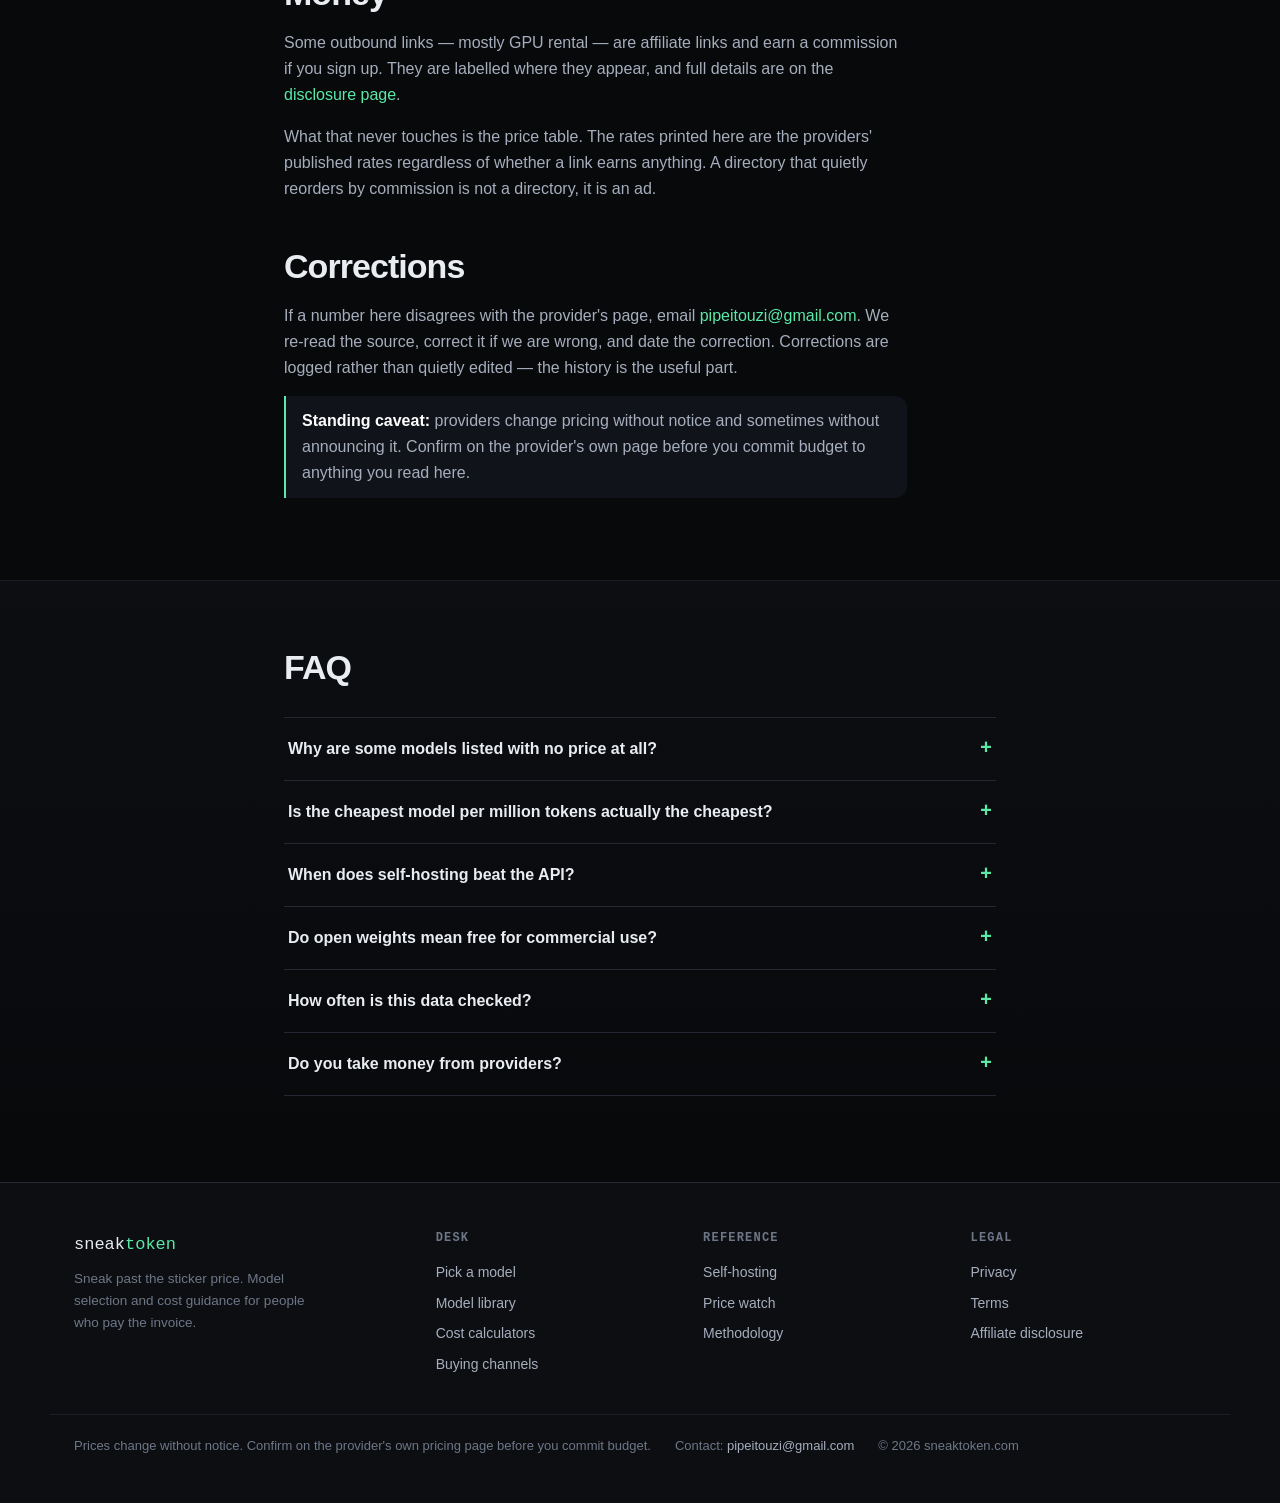
<file: site/method.html>
<!DOCTYPE html>
<html lang="en">
<head>
<meta charset="UTF-8">
<meta name="viewport" content="width=device-width, initial-scale=1.0">
<title>Methodology — how we check a price, and what we refuse to publish | SneakToken</title>
<meta name="description" content="Every price is read off the provider's own page and dated. When we cannot reach it, we print nothing. No rankings, no aggregator numbers, no pay-to-list.">
<link rel="canonical" href="https://www.sneaktoken.com/method">
<meta name="robots" content="index,follow">
<meta property="og:title" content="Methodology — how we check a price | SneakToken">
<meta property="og:description" content="The rule is simple: if we could not read it on the provider's own page, we do not print it.">
<meta property="og:url" content="https://www.sneaktoken.com/method">
<meta property="og:type" content="website">
<link rel="icon" href="data:image/svg+xml,%3Csvg xmlns='http://www.w3.org/2000/svg' viewBox='0 0 32 32'%3E%3Crect width='32' height='32' rx='7' fill='%230A0A0B'/%3E%3Cpath d='M9 21.5 15.5 10h2.2L11.2 21.5z' fill='%235BE9A8'/%3E%3Ccircle cx='22' cy='13' r='2.4' fill='%235BE9A8'/%3E%3C/svg%3E">
<link rel="stylesheet" href="assets/styles.css">
</head>
<body>

<a class="skip" href="#method">Skip to the methodology</a>

<header class="hdr" id="hdr">
  <div class="wrap hdr-in">
    <a class="brand" href="/" aria-label="SneakToken home">
      <span class="brand-mark" aria-hidden="true">
        <svg viewBox="0 0 32 32" width="18" height="18"><path d="M9 21.5 15.5 10h2.2L11.2 21.5z" fill="currentColor"/><circle cx="22" cy="12.5" r="2.4" fill="currentColor"/></svg>
      </span>
      <span class="brand-txt">sneak<span class="brand-accent">token</span></span>
    </a>
    <nav class="nav" aria-label="Main">
      <a href="/index.html">Pick</a>
      <a href="/models.html">Models</a>
      <a href="/cost.html">Cost</a>
      <a href="/buy.html">Buy</a>
      <a href="/deploy.html">Deploy</a>
      <a href="/market.html">Price watch</a>
    </nav>
    <span class="hdr-spacer"></span>
    <a class="btn btn-sm btn-solid" href="/cost.html">Price my bill</a>
    <button class="nav-toggle" type="button" aria-label="Menu"><span aria-hidden="true">☰</span></button>
  </div>
</header>

<section class="hero" style="padding-bottom:30px">
  <div class="wrap">
    <div class="hero-eyebrow"><span class="pulse" aria-hidden="true"></span> Transparency</div>
    <h1 style="font-size:clamp(30px,4.4vw,48px)">A directory you cannot<br>trust is worse than <em>none</em>.</h1>
    <p class="hero-sub">
      Everyone in this market has an incentive to publish a number that flatters them. Ours is to publish
      only the numbers we can point at, and to say nothing at all when we cannot.
    </p>
  </div>
</section>

<section class="band" id="method">
  <div class="wrap wrap-narrow">
    <div class="sec-head"><h2 class="sec-h">How a price gets onto this site</h2></div>
    <div class="prose">
      <p>We open the provider's own pricing page and read the numbers off it. Not a model catalogue, not a comparison site, not a blog post summarising the launch — the page the vendor maintains, because that is the one they will bill you against.</p>
      <p>Four things get recorded with each number: <strong>the channel it was quoted on</strong>, the processing tier (standard, batch, fast, off-peak), the date we read it, and the URL. Drop any one of those and two prices for the same model stop being comparable — which is how budget spreadsheets end up wrong by a factor of seven.</p>
      <p>Prices live in a snapshot store. Each pass is diffed against the last, so a change shows up as a dated entry in the <a href="/market.html">price watch</a> instead of a quiet edit. If you bookmarked a number last month, you can find out what happened to it.</p>
      <p>When a fetch fails, nothing is overwritten. The old value keeps its old date. We would rather show you a stale number with an honest timestamp than a fresh guess.</p>
    </div>

    <h2 class="sec-h" style="margin-top:44px">What we refuse to do</h2>
    <ul class="checks">
      <li><span class="mark">×</span><div><b>No aggregator numbers</b>Model catalogues and price trackers are frequently months behind. We never use them to fill a gap, which is why some rows on this site have empty price cells.</div></li>
      <li><span class="mark">×</span><div><b>No capability rankings</b>We record verifiable facts — context window, licence, modalities, tool calling. Quality is your call to make on your own prompts, and a score without an eval harness is decoration.</div></li>
      <li><span class="mark">×</span><div><b>No invented defaults</b>Parameter counts, throughput and token mixes are either published or marked unknown. The calculators ask you for the numbers because your numbers are the only ones that matter.</div></li>
      <li><span class="mark">×</span><div><b>No pay-to-list</b>Nobody pays for placement, and a model is not included or excluded because of a commercial relationship.</div></li>
      <li><span class="mark">×</span><div><b>No keys, no proxying, no data</b>This is a static site. We never see your API keys and never sit between you and a provider.</div></li>
    </ul>

    <h2 class="sec-h" style="margin-top:44px">Money</h2>
    <div class="prose">
      <p>Some outbound links — mostly GPU rental — are affiliate links and earn a commission if you sign up. They are labelled where they appear, and full details are on the <a href="/disclosure.html">disclosure page</a>.</p>
      <p>What that never touches is the price table. The rates printed here are the providers' published rates regardless of whether a link earns anything. A directory that quietly reorders by commission is not a directory, it is an ad.</p>
    </div>

    <h2 class="sec-h" style="margin-top:44px">Corrections</h2>
    <div class="prose">
      <p>If a number here disagrees with the provider's page, email <a href="mailto:pipeitouzi@gmail.com">pipeitouzi@gmail.com</a>. We re-read the source, correct it if we are wrong, and date the correction. Corrections are logged rather than quietly edited — the history is the useful part.</p>
      <p class="prose-note"><strong>Standing caveat:</strong> providers change pricing without notice and sometimes without announcing it. Confirm on the provider's own page before you commit budget to anything you read here.</p>
    </div>
  </div>
</section>

<section class="band band-alt">
  <div class="wrap wrap-narrow">
    <div class="sec-head"><h2 class="sec-h">FAQ</h2></div>
    <div class="faq" id="faqList"></div>
  </div>
</section>

<footer class="ftr">
  <div class="wrap ftr-in">
    <div class="ftr-brand">
      <span class="brand-txt">sneak<span class="brand-accent">token</span></span>
      <p class="ftr-tag">Sneak past the sticker price. Model selection and cost guidance for people who pay the invoice.</p>
    </div>
    <div class="ftr-nav">
      <h3>Desk</h3>
      <a href="/index.html">Pick a model</a>
      <a href="/models.html">Model library</a>
      <a href="/cost.html">Cost calculators</a>
      <a href="/buy.html">Buying channels</a>
    </div>
    <div class="ftr-nav">
      <h3>Reference</h3>
      <a href="/deploy.html">Self-hosting</a>
      <a href="/market.html">Price watch</a>
      <a href="/method.html">Methodology</a>
    </div>
    <div class="ftr-nav">
      <h3>Legal</h3>
      <a href="/privacy.html">Privacy</a>
      <a href="/terms.html">Terms</a>
      <a href="/disclosure.html">Affiliate disclosure</a>
    </div>
  </div>
  <div class="wrap ftr-bot">
    <p>Prices change without notice. Confirm on the provider's own pricing page before you commit budget.</p>
    <p>Contact: <a href="mailto:pipeitouzi@gmail.com">pipeitouzi@gmail.com</a></p>
    <p>© <span id="year">2026</span> sneaktoken.com</p>
  </div>
</footer>

<script src="data/models.js"></script>
<script src="data/site.js"></script>
<script src="assets/app.js"></script>
</body>
</html>
</file>
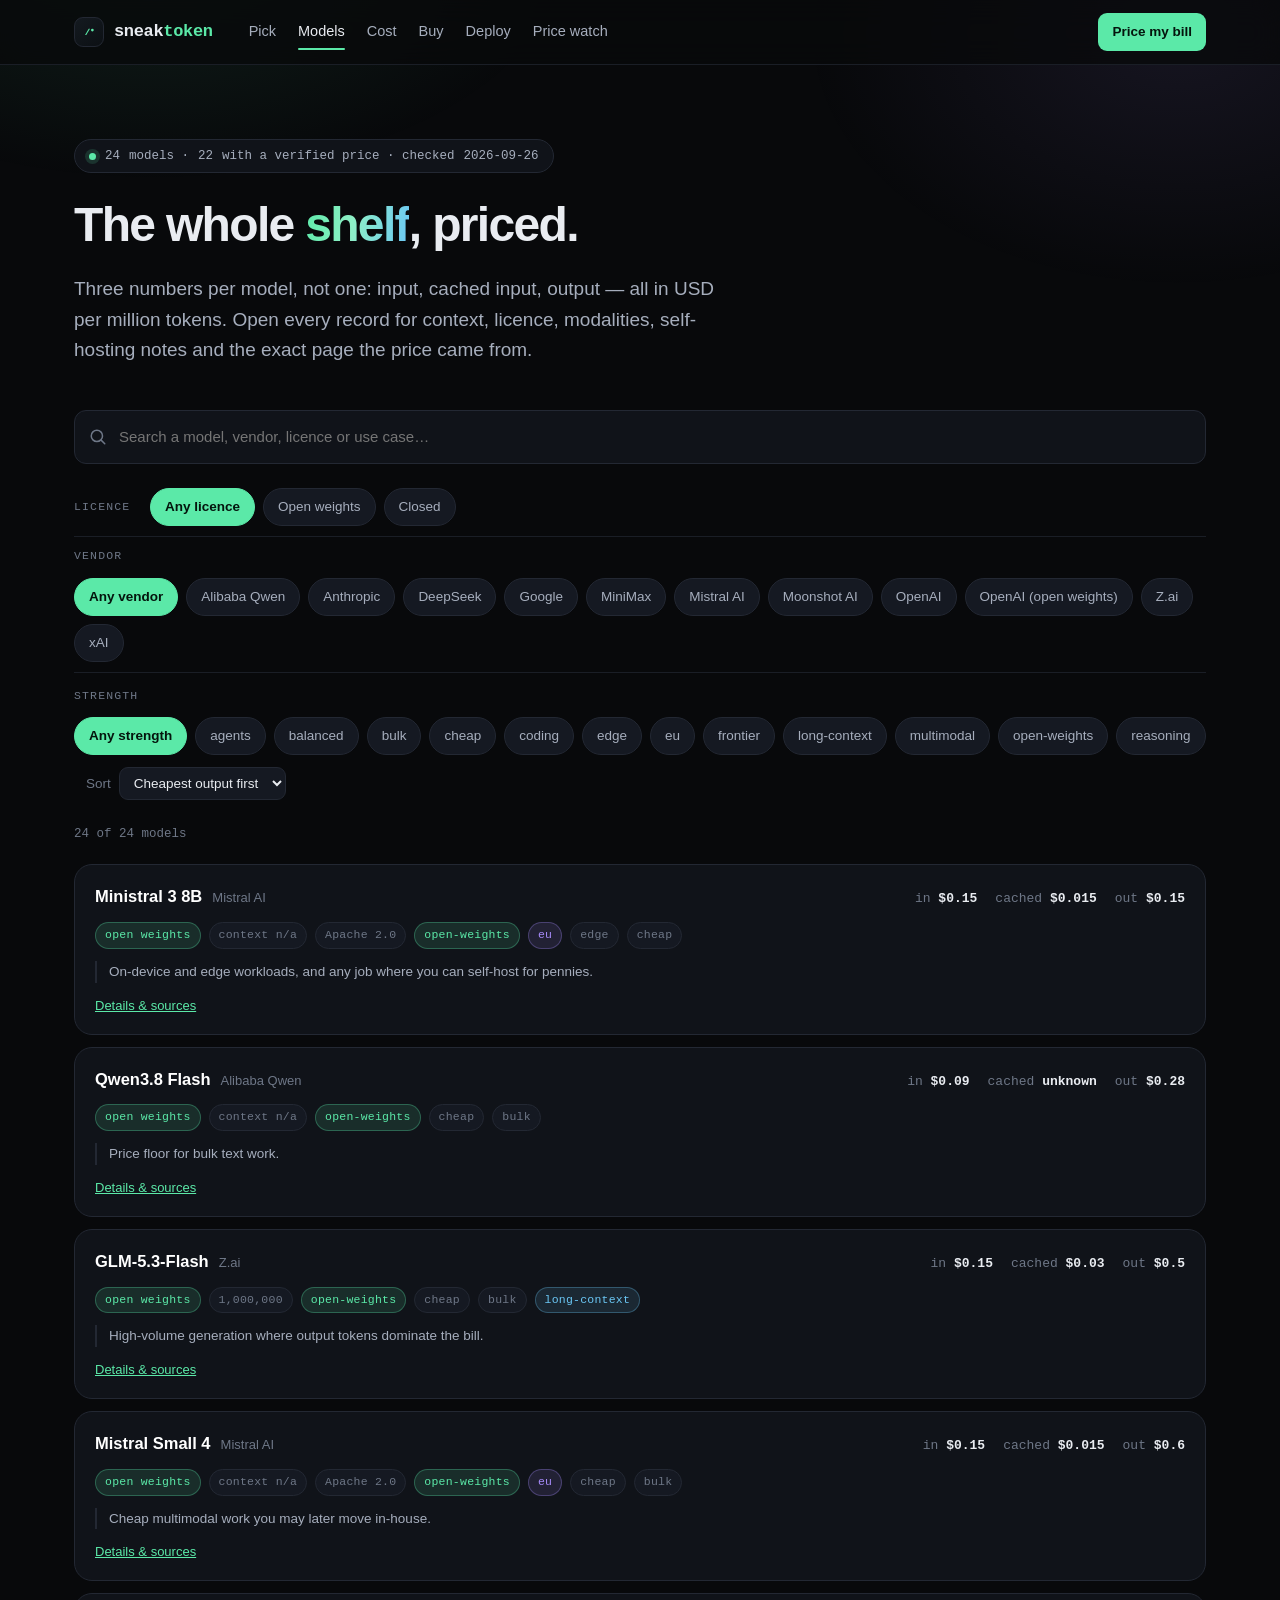
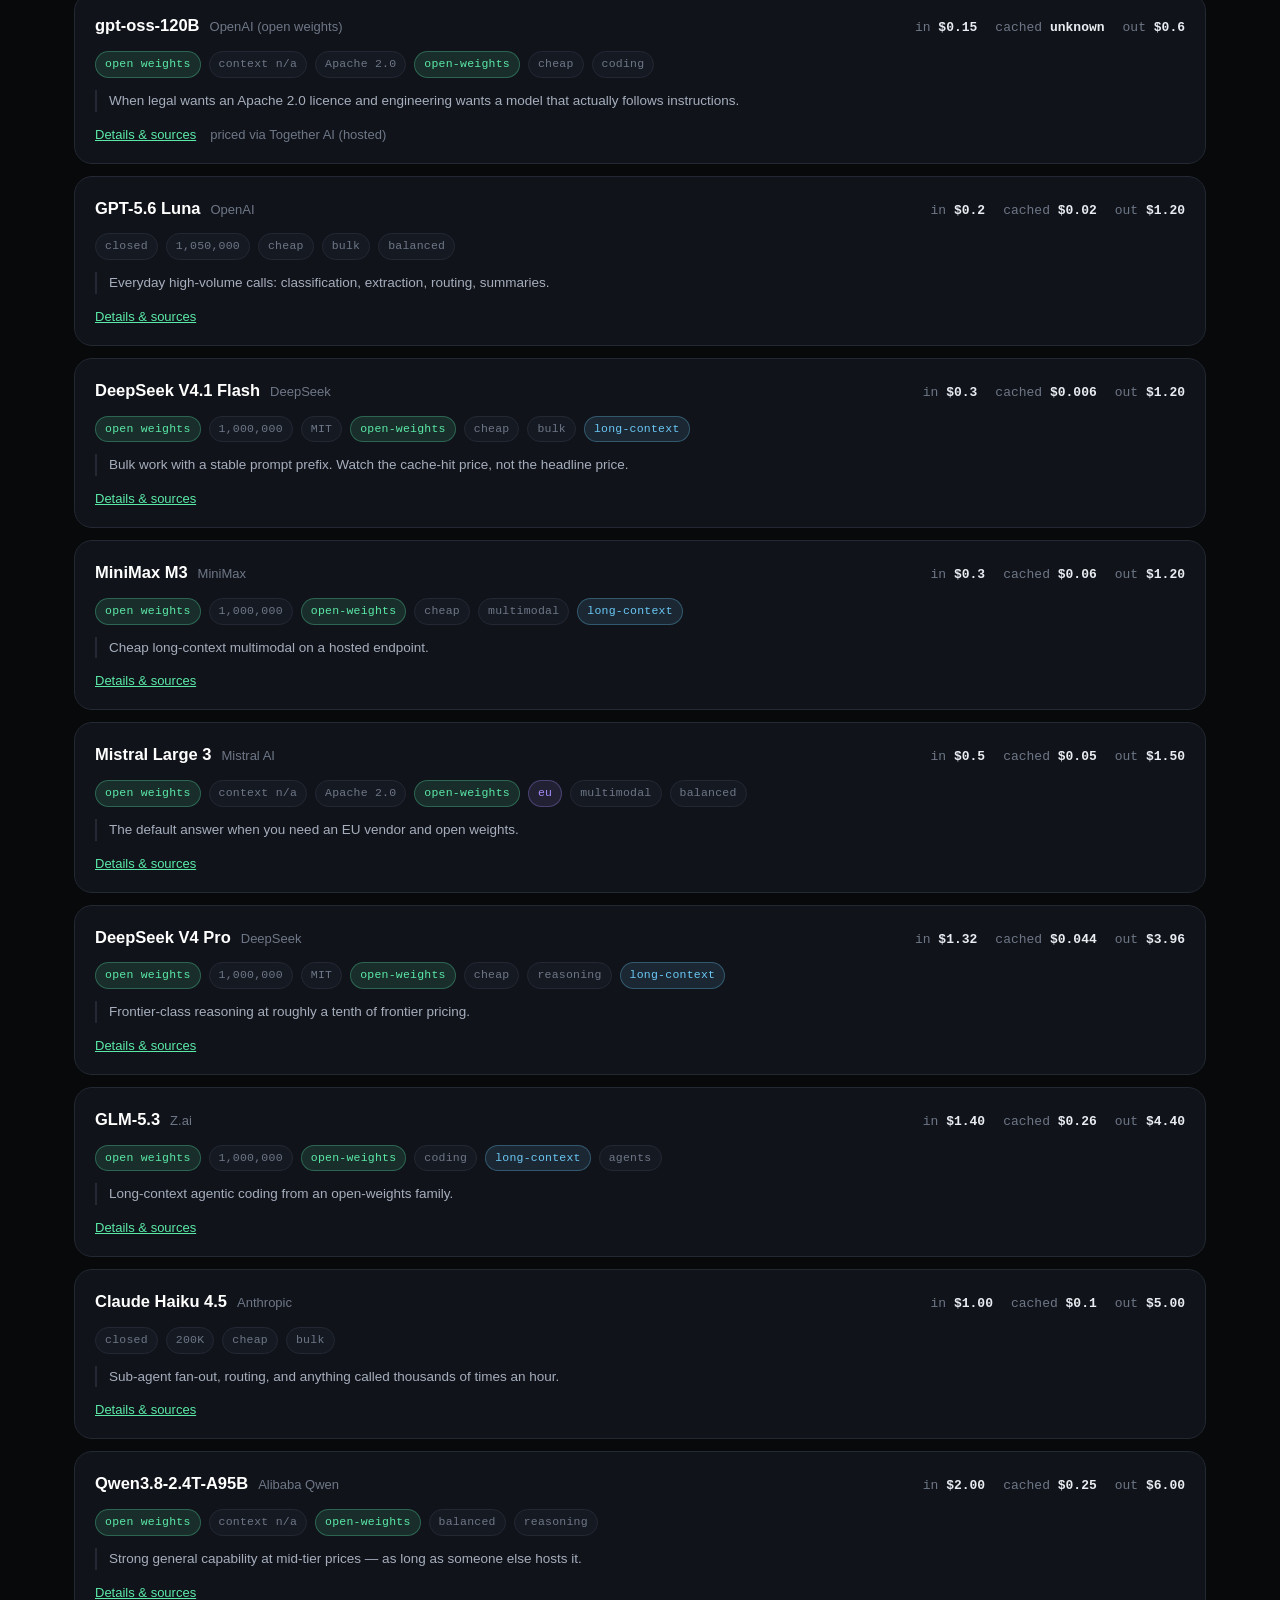
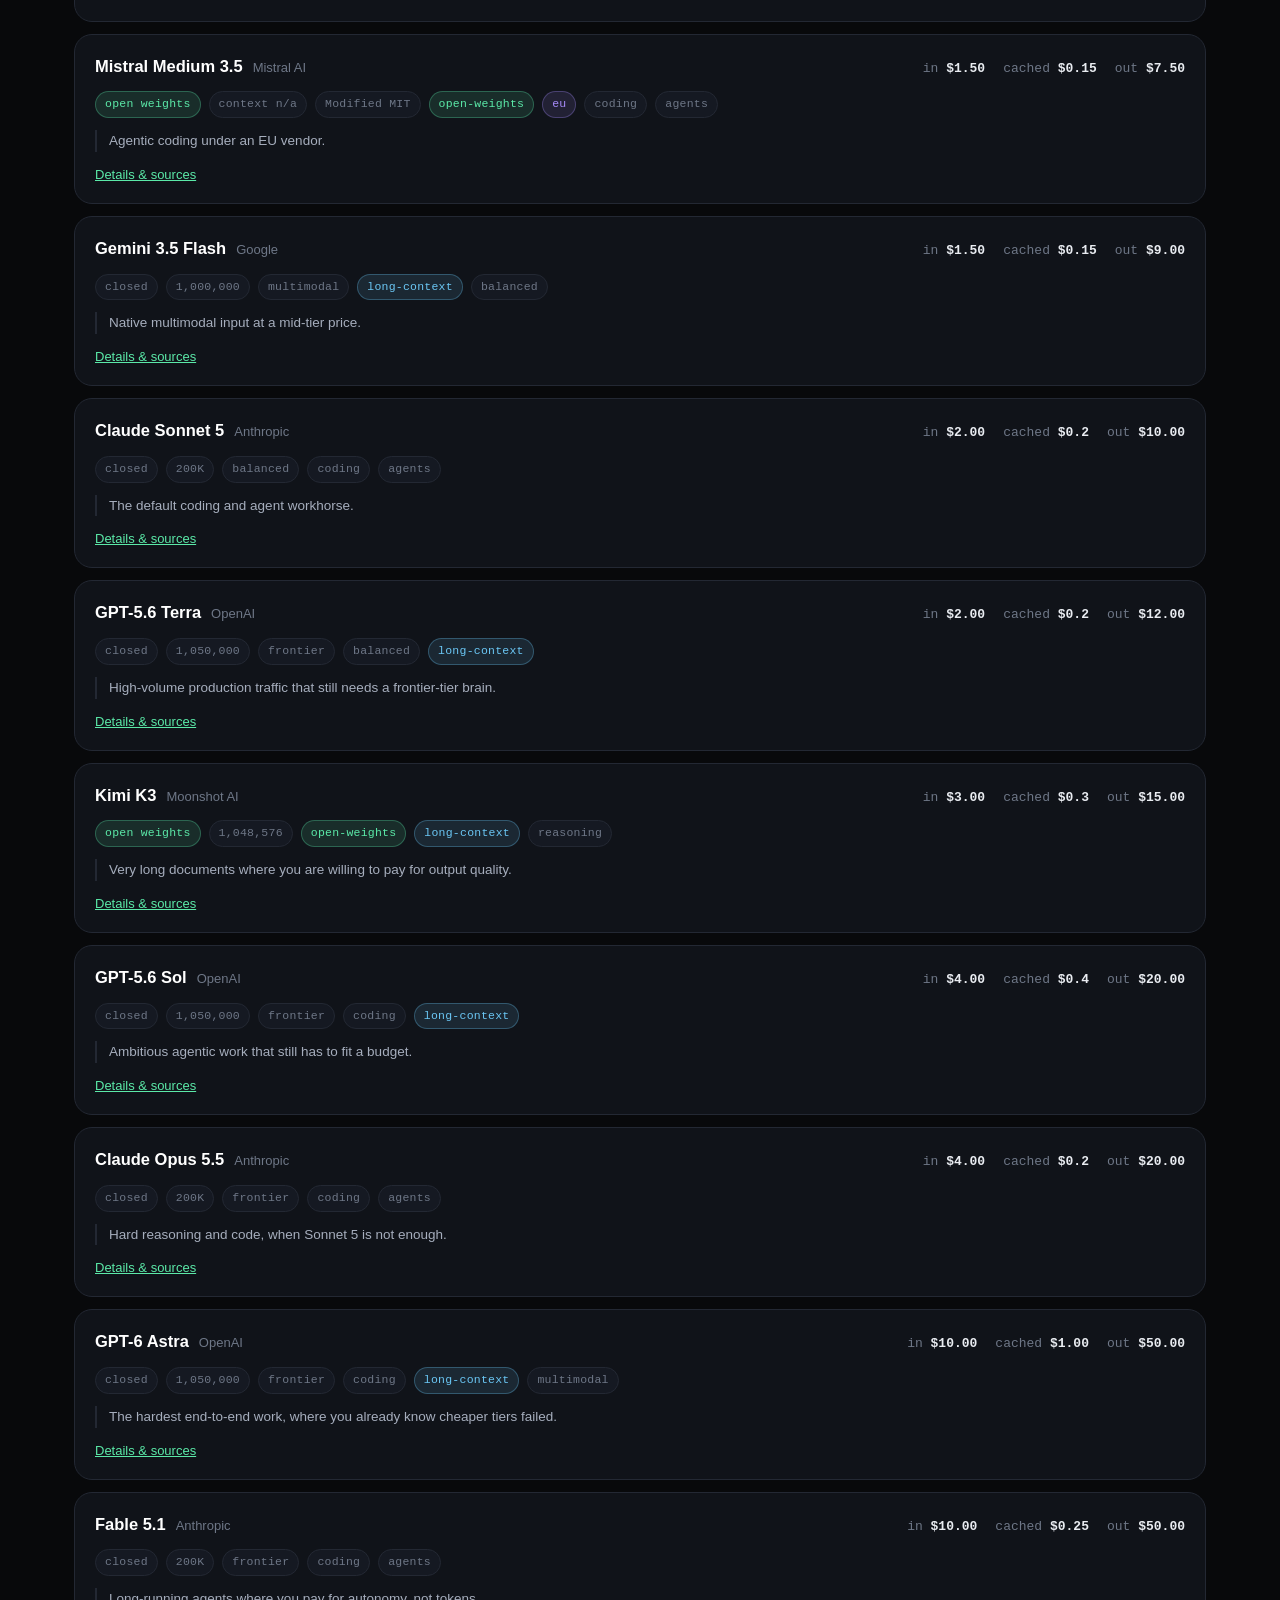
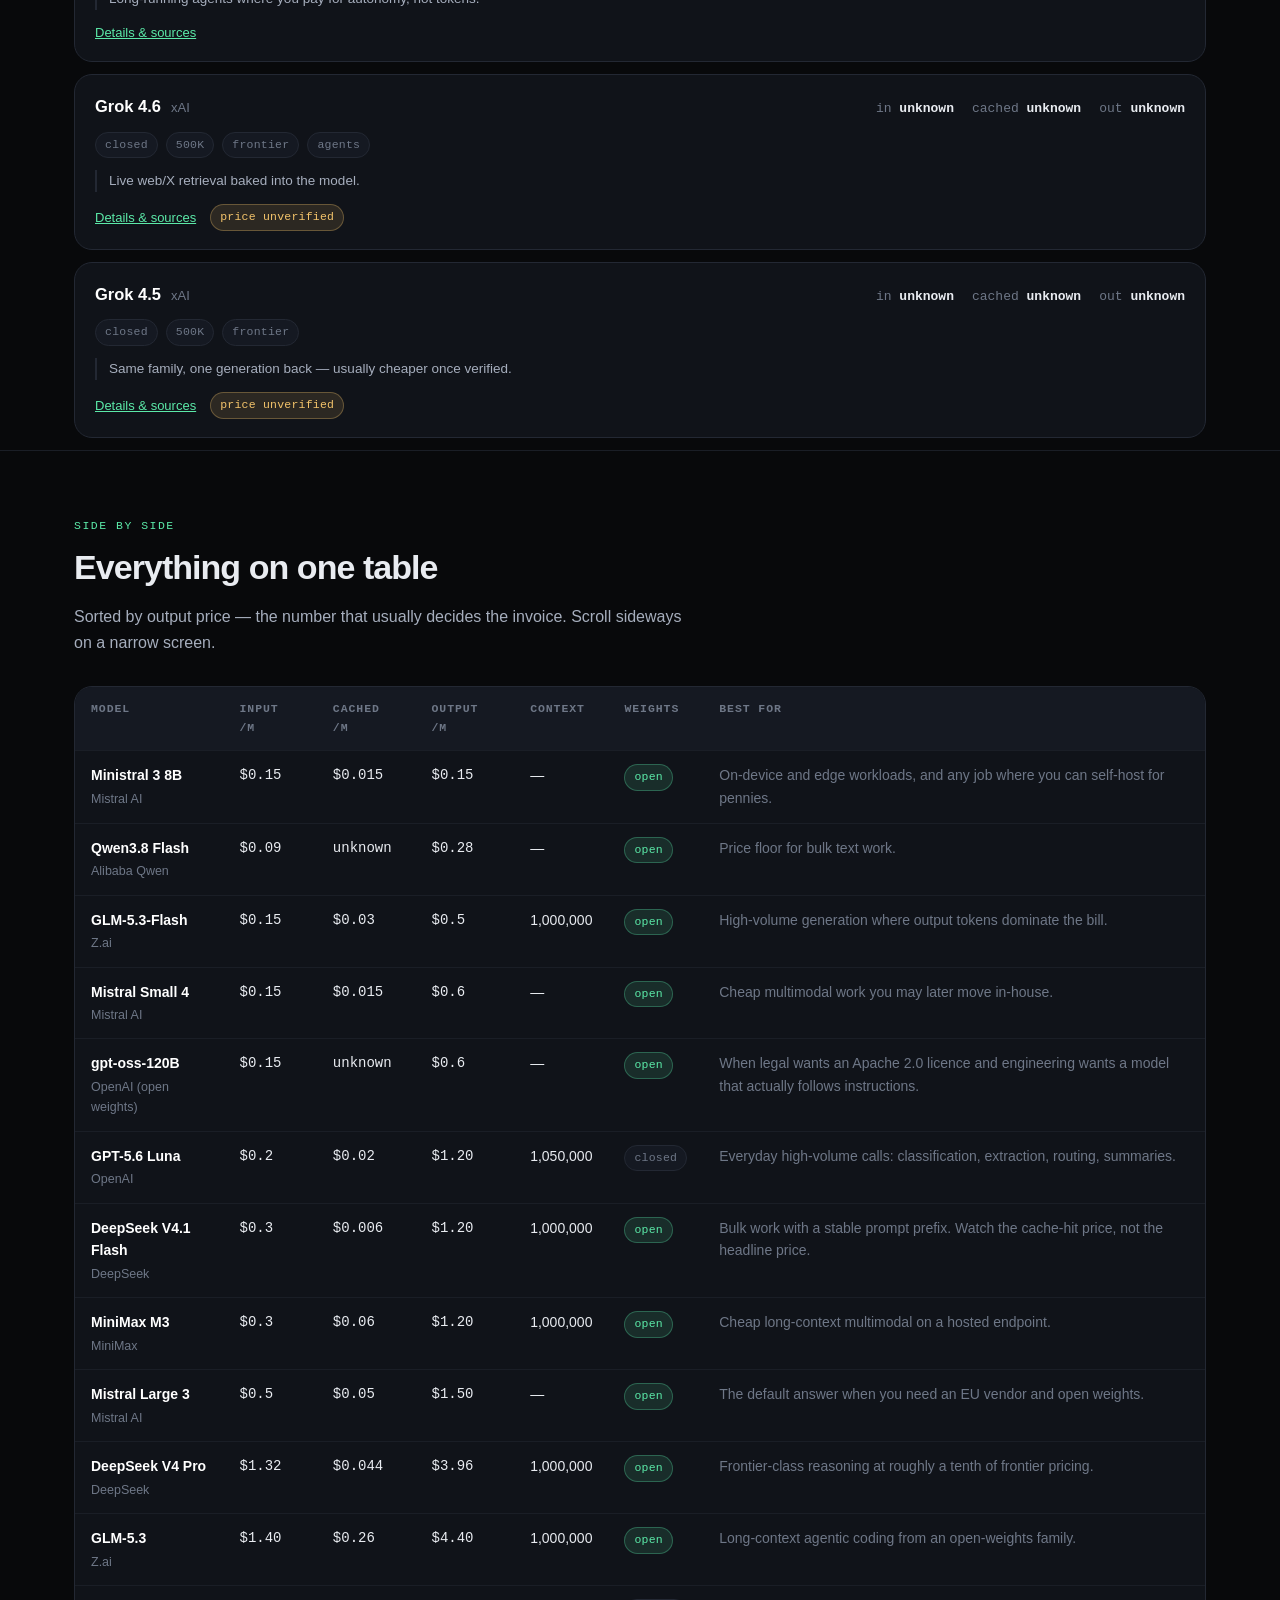
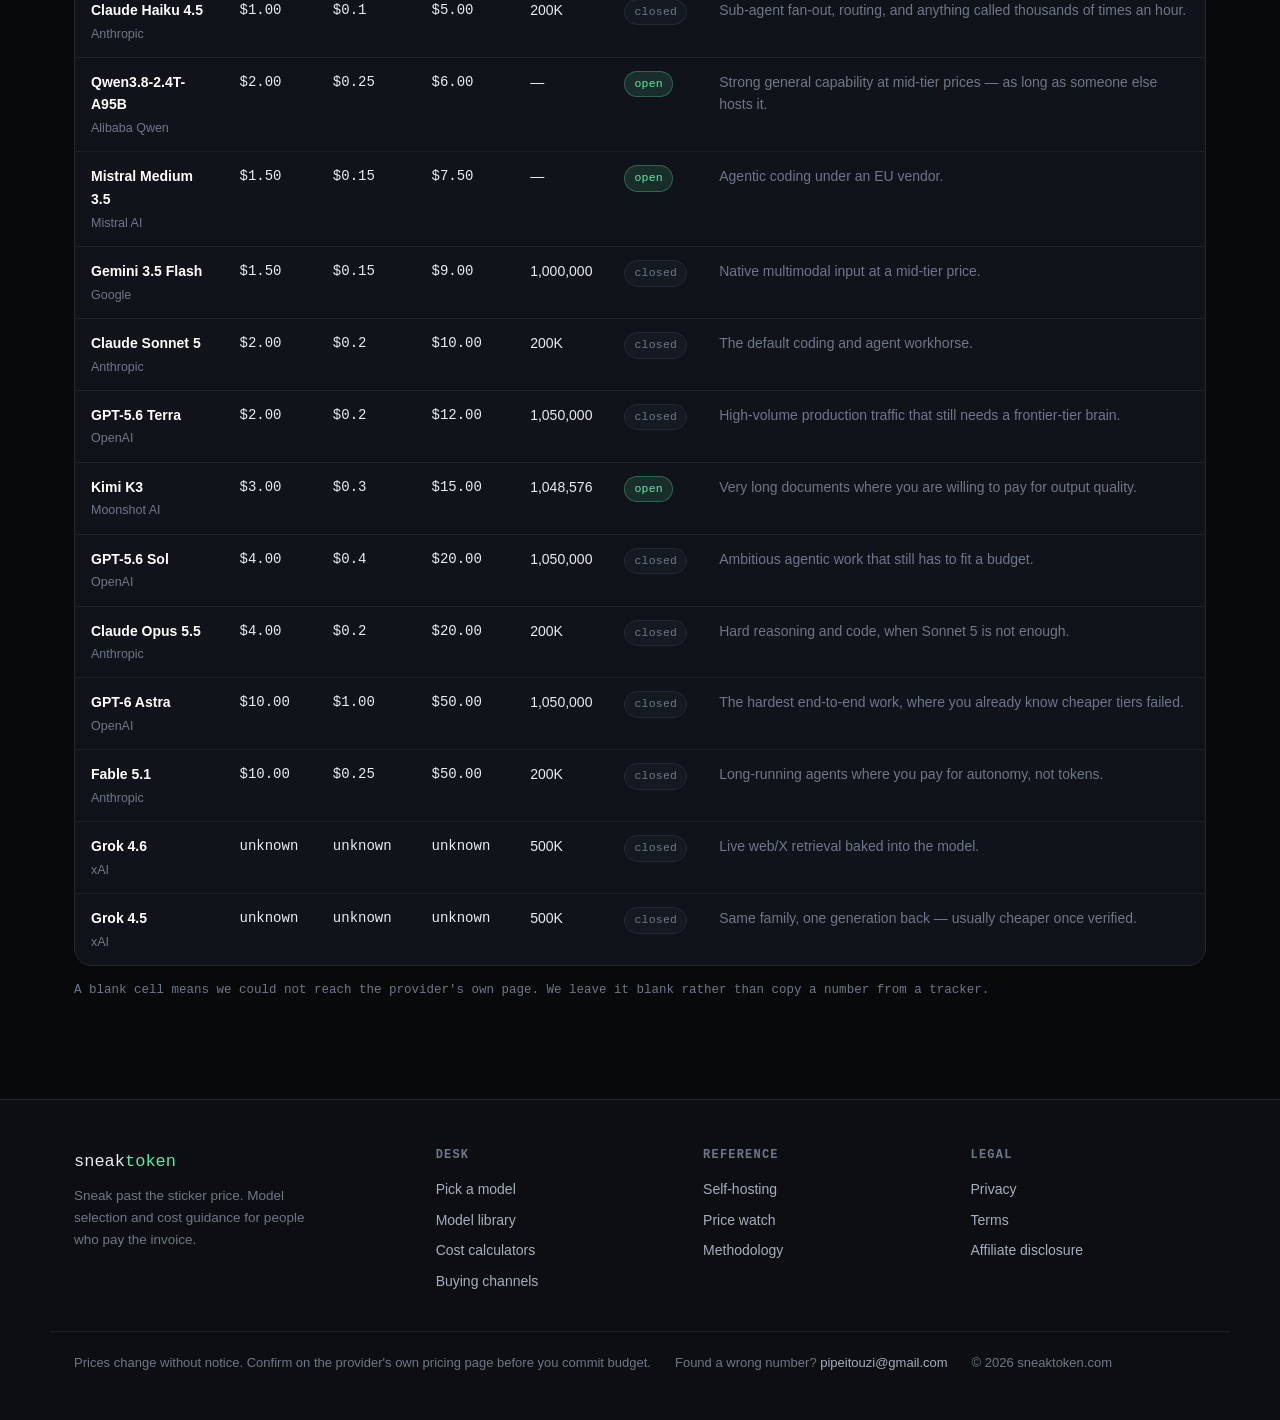
<file: site/models.html>
<!DOCTYPE html>
<html lang="en">
<head>
<meta charset="UTF-8">
<meta name="viewport" content="width=device-width, initial-scale=1.0">
<title>Model library — every price, with its source | SneakToken</title>
<meta name="description" content="Input, cached-input and output price per million tokens for 24 models, each checked against the provider's own pricing page. Filter by vendor, licence or strength.">
<link rel="canonical" href="https://www.sneaktoken.com/models">
<meta name="robots" content="index,follow">
<meta property="og:title" content="Model library — every price, with its source | SneakToken">
<meta property="og:description" content="Three numbers per model, not one. Each with a source URL and the date we read it.">
<meta property="og:url" content="https://www.sneaktoken.com/models">
<meta property="og:type" content="website">
<link rel="icon" href="data:image/svg+xml,%3Csvg xmlns='http://www.w3.org/2000/svg' viewBox='0 0 32 32'%3E%3Crect width='32' height='32' rx='7' fill='%230A0A0B'/%3E%3Cpath d='M9 21.5 15.5 10h2.2L11.2 21.5z' fill='%235BE9A8'/%3E%3Ccircle cx='22' cy='13' r='2.4' fill='%235BE9A8'/%3E%3C/svg%3E">
<link rel="stylesheet" href="assets/styles.css">
</head>
<body>

<a class="skip" href="#library">Skip to the library</a>

<header class="hdr" id="hdr">
  <div class="wrap hdr-in">
    <a class="brand" href="/" aria-label="SneakToken home">
      <span class="brand-mark" aria-hidden="true">
        <svg viewBox="0 0 32 32" width="18" height="18"><path d="M9 21.5 15.5 10h2.2L11.2 21.5z" fill="currentColor"/><circle cx="22" cy="12.5" r="2.4" fill="currentColor"/></svg>
      </span>
      <span class="brand-txt">sneak<span class="brand-accent">token</span></span>
    </a>
    <nav class="nav" aria-label="Main">
      <a href="/index.html">Pick</a>
      <a href="/models.html">Models</a>
      <a href="/cost.html">Cost</a>
      <a href="/buy.html">Buy</a>
      <a href="/deploy.html">Deploy</a>
      <a href="/market.html">Price watch</a>
    </nav>
    <span class="hdr-spacer"></span>
    <a class="btn btn-sm btn-solid" href="/cost.html">Price my bill</a>
    <button class="nav-toggle" type="button" aria-label="Menu"><span aria-hidden="true">☰</span></button>
  </div>
</header>

<section class="hero" style="padding-bottom:26px">
  <div class="wrap">
    <div class="hero-eyebrow">
      <span class="pulse" aria-hidden="true"></span>
      <span data-count="models">—</span> models · <span data-count="priced">—</span> with a verified price · checked <span data-count="asof">—</span>
    </div>
    <h1 style="font-size:clamp(30px,4.4vw,48px)">The whole <em>shelf</em>, priced.</h1>
    <p class="hero-sub">
      Three numbers per model, not one: input, cached input, output — all in USD per million tokens.
      Open every record for context, licence, modalities, self-hosting notes and the exact page the price came from.
    </p>
  </div>
</section>

<main class="wrap" id="library">

  <div class="searchbar">
    <svg class="ico" viewBox="0 0 24 24" width="18" height="18" aria-hidden="true"><path fill="none" stroke="currentColor" stroke-width="2" stroke-linecap="round" d="M10.5 18a7.5 7.5 0 1 1 0-15 7.5 7.5 0 0 1 0 15ZM16.5 16.5 21 21"/></svg>
    <input type="search" id="mSearch" placeholder="Search a model, vendor, licence or use case…" autocomplete="off" aria-label="Search models">
  </div>

  <div style="margin:14px 0 20px">
    <div class="filter-row">
      <span class="filter-lbl">Licence</span>
      <div class="chips" id="fWeights"></div>
    </div>
    <div class="filter-row">
      <span class="filter-lbl">Vendor</span>
      <div class="chips" id="fVendors"></div>
    </div>
    <div class="filter-row filter-row-end">
      <span class="filter-lbl">Strength</span>
      <div class="chips" id="fTags"></div>
      <div class="spacer"></div>
      <label class="sortby">Sort
        <select id="mSort" aria-label="Sort models">
          <option value="out">Cheapest output first</option>
          <option value="in">Cheapest input first</option>
          <option value="context">Largest context first</option>
          <option value="name">Name A–Z</option>
        </select>
      </label>
    </div>
    <p class="asof" id="mCount" style="margin-top:14px"></p>
  </div>

  <div id="mList"></div>
</main>

<section class="band">
  <div class="wrap">
    <div class="sec-head">
      <span class="eyebrow">Side by side</span>
      <h2 class="sec-h">Everything on one table</h2>
      <p class="sec-p">Sorted by output price — the number that usually decides the invoice. Scroll sideways on a narrow screen.</p>
    </div>
    <div class="tablewrap">
      <table>
        <thead>
          <tr>
            <th scope="col">Model</th>
            <th scope="col">Input /M</th>
            <th scope="col">Cached /M</th>
            <th scope="col">Output /M</th>
            <th scope="col">Context</th>
            <th scope="col">Weights</th>
            <th scope="col">Best for</th>
          </tr>
        </thead>
        <tbody id="cmpBody"></tbody>
      </table>
    </div>
    <p class="asof" style="margin-top:14px">A blank cell means we could not reach the provider's own page. We leave it blank rather than copy a number from a tracker.</p>
  </div>
</section>

<footer class="ftr">
  <div class="wrap ftr-in">
    <div class="ftr-brand">
      <span class="brand-txt">sneak<span class="brand-accent">token</span></span>
      <p class="ftr-tag">Sneak past the sticker price. Model selection and cost guidance for people who pay the invoice.</p>
    </div>
    <div class="ftr-nav">
      <h3>Desk</h3>
      <a href="/index.html">Pick a model</a>
      <a href="/models.html">Model library</a>
      <a href="/cost.html">Cost calculators</a>
      <a href="/buy.html">Buying channels</a>
    </div>
    <div class="ftr-nav">
      <h3>Reference</h3>
      <a href="/deploy.html">Self-hosting</a>
      <a href="/market.html">Price watch</a>
      <a href="/method.html">Methodology</a>
    </div>
    <div class="ftr-nav">
      <h3>Legal</h3>
      <a href="/privacy.html">Privacy</a>
      <a href="/terms.html">Terms</a>
      <a href="/disclosure.html">Affiliate disclosure</a>
    </div>
  </div>
  <div class="wrap ftr-bot">
    <p>Prices change without notice. Confirm on the provider's own pricing page before you commit budget.</p>
    <p>Found a wrong number? <a href="mailto:pipeitouzi@gmail.com">pipeitouzi@gmail.com</a></p>
    <p>© <span id="year">2026</span> sneaktoken.com</p>
  </div>
</footer>

<script src="data/models.js"></script>
<script src="data/site.js"></script>
<script src="assets/app.js"></script>
</body>
</html>
</file>
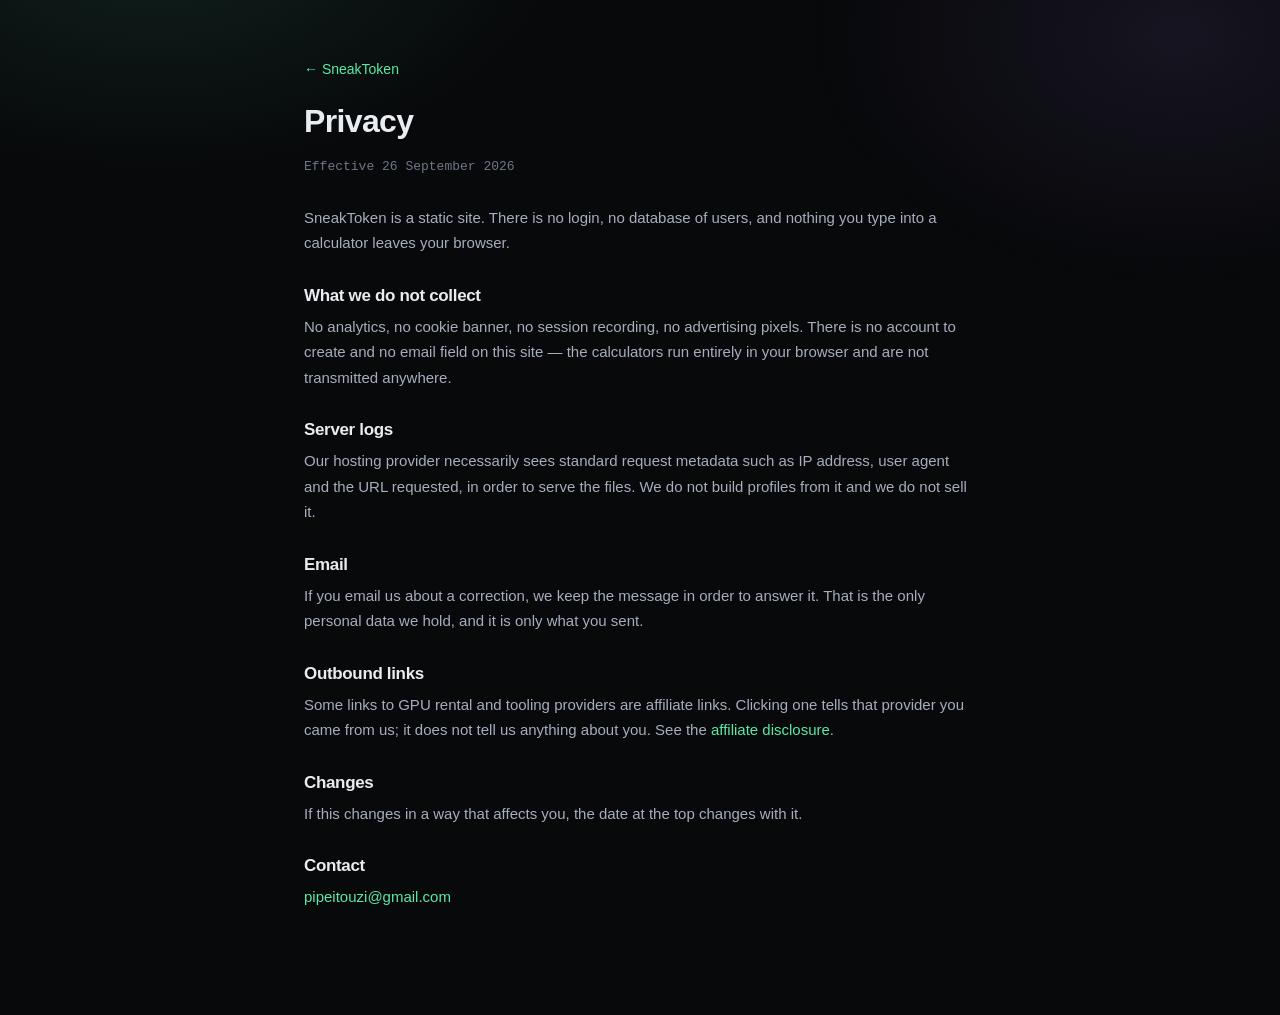
<file: site/privacy.html>
<!doctype html>
<html lang="en">
<head>
<meta charset="utf-8">
<meta name="viewport" content="width=device-width,initial-scale=1">
<title>Privacy — SneakToken</title>
<meta name="description" content="SneakToken is a static site with no tracking, no accounts and no analytics. What that means in practice.">
<meta name="robots" content="noindex,follow">
<link rel="stylesheet" href="assets/styles.css">
<style>
.legal{max-width:720px;margin:0 auto;padding:56px 24px 90px;position:relative;z-index:1}
.legal .eff{color:var(--text-mute);font-size:13px;margin-bottom:26px;font-family:var(--mono)}
.legal h2{font-size:17px;margin:30px 0 8px}
.legal p,.legal li{color:var(--text-dim);font-size:15px;line-height:1.7}
.legal .back{display:inline-block;margin-bottom:22px;font-size:14px}
</style>
</head>
<body>
<main class="legal">
  <a class="back" href="/">← SneakToken</a>
  <h1>Privacy</h1>
  <p class="eff">Effective 26 September 2026</p>

  <p>SneakToken is a static site. There is no login, no database of users, and nothing you type into a calculator leaves your browser.</p>

  <h2>What we do not collect</h2>
  <p>No analytics, no cookie banner, no session recording, no advertising pixels. There is no account to create and no email field on this site — the calculators run entirely in your browser and are not transmitted anywhere.</p>

  <h2>Server logs</h2>
  <p>Our hosting provider necessarily sees standard request metadata such as IP address, user agent and the URL requested, in order to serve the files. We do not build profiles from it and we do not sell it.</p>

  <h2>Email</h2>
  <p>If you email us about a correction, we keep the message in order to answer it. That is the only personal data we hold, and it is only what you sent.</p>

  <h2>Outbound links</h2>
  <p>Some links to GPU rental and tooling providers are affiliate links. Clicking one tells that provider you came from us; it does not tell us anything about you. See the <a href="/disclosure.html">affiliate disclosure</a>.</p>

  <h2>Changes</h2>
  <p>If this changes in a way that affects you, the date at the top changes with it.</p>

  <h2>Contact</h2>
  <p><a href="mailto:pipeitouzi@gmail.com">pipeitouzi@gmail.com</a></p>
</main>
</body>
</html>
</file>
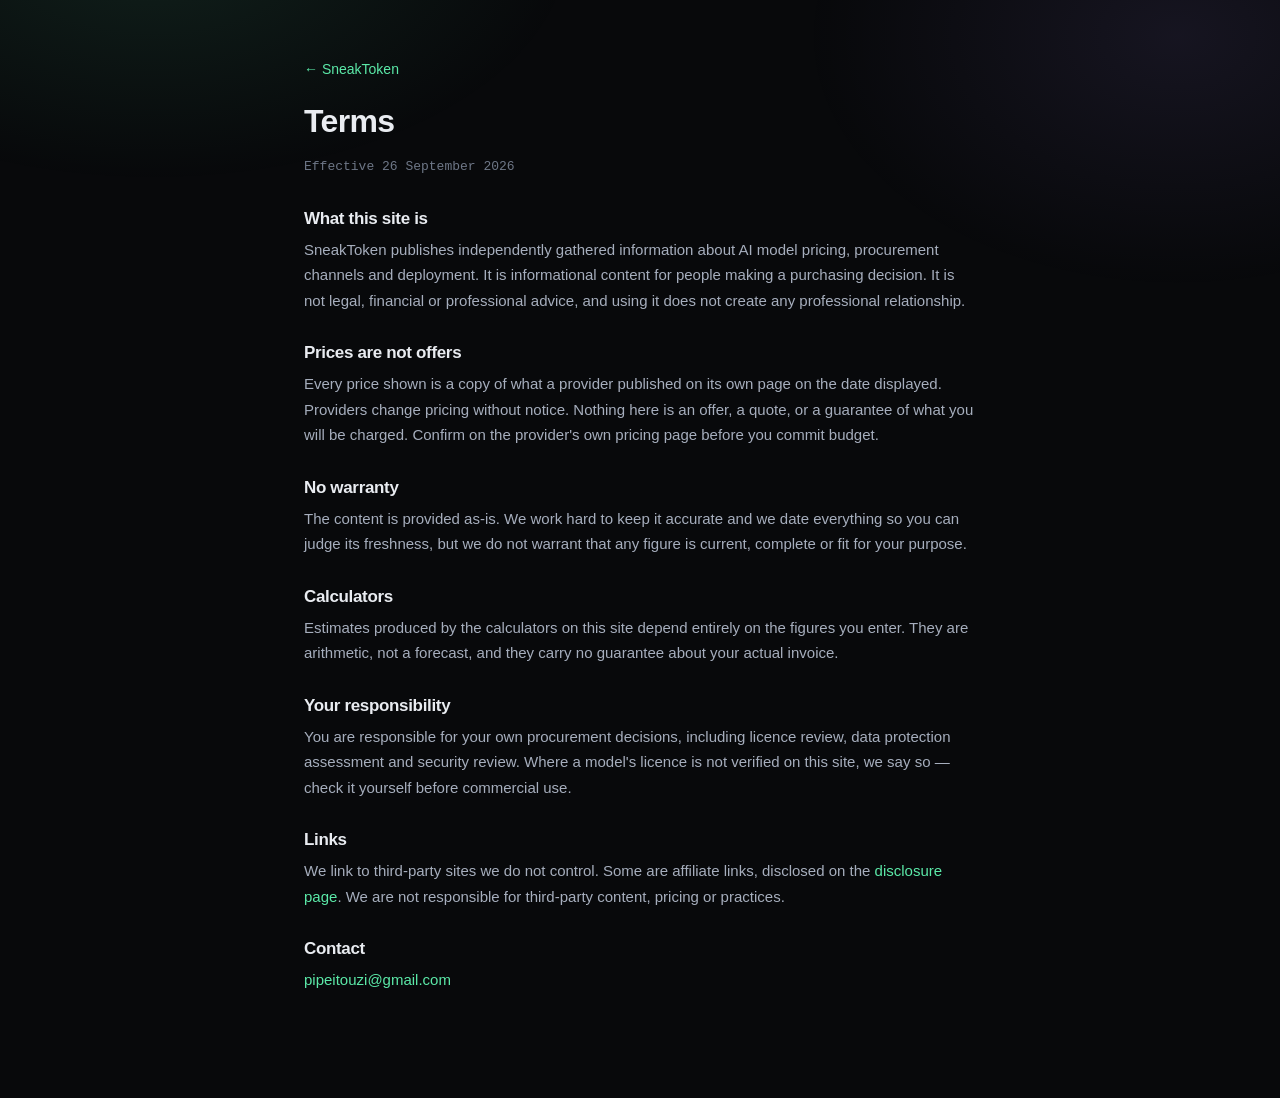
<file: site/terms.html>
<!doctype html>
<html lang="en">
<head>
<meta charset="utf-8">
<meta name="viewport" content="width=device-width,initial-scale=1">
<title>Terms — SneakToken</title>
<meta name="description" content="Terms of use: this is informational content, not advice, and prices must be confirmed with the provider.">
<meta name="robots" content="noindex,follow">
<link rel="stylesheet" href="assets/styles.css">
<style>
.legal{max-width:720px;margin:0 auto;padding:56px 24px 90px;position:relative;z-index:1}
.legal .eff{color:var(--text-mute);font-size:13px;margin-bottom:26px;font-family:var(--mono)}
.legal h2{font-size:17px;margin:30px 0 8px}
.legal p,.legal li{color:var(--text-dim);font-size:15px;line-height:1.7}
.legal .back{display:inline-block;margin-bottom:22px;font-size:14px}
</style>
</head>
<body>
<main class="legal">
  <a class="back" href="/">← SneakToken</a>
  <h1>Terms</h1>
  <p class="eff">Effective 26 September 2026</p>

  <h2>What this site is</h2>
  <p>SneakToken publishes independently gathered information about AI model pricing, procurement channels and deployment. It is informational content for people making a purchasing decision. It is not legal, financial or professional advice, and using it does not create any professional relationship.</p>

  <h2>Prices are not offers</h2>
  <p>Every price shown is a copy of what a provider published on its own page on the date displayed. Providers change pricing without notice. Nothing here is an offer, a quote, or a guarantee of what you will be charged. Confirm on the provider's own pricing page before you commit budget.</p>

  <h2>No warranty</h2>
  <p>The content is provided as-is. We work hard to keep it accurate and we date everything so you can judge its freshness, but we do not warrant that any figure is current, complete or fit for your purpose.</p>

  <h2>Calculators</h2>
  <p>Estimates produced by the calculators on this site depend entirely on the figures you enter. They are arithmetic, not a forecast, and they carry no guarantee about your actual invoice.</p>

  <h2>Your responsibility</h2>
  <p>You are responsible for your own procurement decisions, including licence review, data protection assessment and security review. Where a model's licence is not verified on this site, we say so — check it yourself before commercial use.</p>

  <h2>Links</h2>
  <p>We link to third-party sites we do not control. Some are affiliate links, disclosed on the <a href="/disclosure.html">disclosure page</a>. We are not responsible for third-party content, pricing or practices.</p>

  <h2>Contact</h2>
  <p><a href="mailto:pipeitouzi@gmail.com">pipeitouzi@gmail.com</a></p>
</main>
</body>
</html>
</file>
<file: site/assets/styles.css>
/* SneakToken — design system
   Dark surface, mint accent, one set of tokens. Change a token, the whole site changes. */

:root{
  --bg:#08090b;
  --bg-soft:#0c0e12;
  --surface:#101319;
  --surface-2:#151922;
  --surface-3:#1b202a;
  --line:#232833;
  --line-soft:#1a1e26;
  --text:#e9ecf1;
  --text-dim:#a6aebd;
  --text-mute:#6e7787;

  --brand:#5be9a8;
  --brand-2:#2fd38a;
  --brand-dim:rgba(91,233,168,.12);
  --brand-line:rgba(91,233,168,.30);
  --amber:#f4c46b;
  --amber-dim:rgba(244,196,107,.12);
  --violet:#a78bfa;
  --violet-dim:rgba(167,139,250,.12);
  --sky:#6bc7f5;
  --sky-dim:rgba(107,199,245,.12);
  --rose:#f58c8c;
  --rose-dim:rgba(245,140,140,.12);

  --r-sm:8px; --r:12px; --r-lg:18px; --r-xl:24px;
  --wrap:1180px;
  --narrow:760px;

  --mono:ui-monospace,SFMono-Regular,"SF Mono",Menlo,Consolas,monospace;
  --sans:-apple-system,BlinkMacSystemFont,"Segoe UI",Inter,Roboto,"Helvetica Neue",Arial,sans-serif;
  --shadow:0 18px 50px -20px rgba(0,0,0,.8);
  --ease:cubic-bezier(.2,.7,.3,1);
}

*,*::before,*::after{box-sizing:border-box}
html{-webkit-text-size-adjust:100%;scroll-behavior:smooth}
@media (prefers-reduced-motion:reduce){html{scroll-behavior:auto}*{animation:none!important;transition:none!important}}

body{
  margin:0;background:var(--bg);color:var(--text);
  font-family:var(--sans);font-size:16px;line-height:1.62;
  -webkit-font-smoothing:antialiased;
  overflow-x:hidden;
}
body::before{
  content:"";position:fixed;inset:0;pointer-events:none;z-index:0;
  background:
    radial-gradient(680px 380px at 12% -6%, rgba(91,233,168,.10), transparent 62%),
    radial-gradient(620px 420px at 92% 4%, rgba(167,139,250,.09), transparent 60%);
}
img{max-width:100%}
a{color:var(--brand);text-decoration:none}
a:hover{color:var(--brand-2)}
h1,h2,h3,h4{line-height:1.18;margin:0 0 .5em;letter-spacing:-.02em;font-weight:650}
p{margin:0 0 1em}
strong{font-weight:640;color:#fff}

.wrap{width:100%;max-width:var(--wrap);margin:0 auto;padding:0 24px;position:relative;z-index:1}
.wrap-narrow{max-width:var(--narrow)}
.skip{position:absolute;left:-9999px;top:0;background:var(--brand);color:#04150d;padding:10px 16px;z-index:99}
.skip:focus{left:8px;top:8px}

/* ---------- header ---------- */
.hdr{
  position:sticky;top:0;z-index:50;
  background:rgba(8,9,11,.78);backdrop-filter:blur(14px);
  border-bottom:1px solid var(--line-soft);
}
.hdr-in{display:flex;align-items:center;gap:28px;height:64px}
.brand{display:flex;align-items:center;gap:10px;color:var(--text);font-weight:700;letter-spacing:-.02em;font-size:17px}
.brand:hover{color:var(--text)}
.brand-mark{
  width:30px;height:30px;border-radius:9px;display:grid;place-items:center;
  background:linear-gradient(145deg,#141a20,#0c1014);border:1px solid var(--line);color:var(--brand);
}
.brand-txt{font-family:var(--mono)}
.brand-accent{color:var(--brand)}
.nav{display:flex;gap:22px;margin-left:8px;font-size:14.5px}
.nav a{color:var(--text-dim);position:relative;padding:4px 0}
.nav a:hover{color:var(--text)}
.nav a.on{color:var(--text)}
.nav a.on::after{content:"";position:absolute;left:0;right:0;bottom:-2px;height:2px;background:var(--brand);border-radius:2px}
.hdr-spacer{flex:1}
.nav-toggle{display:none;background:none;border:1px solid var(--line);border-radius:9px;padding:7px 10px;color:var(--text-dim);cursor:pointer}
@media(max-width:900px){
  .nav{display:none}
  .hdr-in{gap:12px}
  .nav-toggle{display:block;margin-left:auto}
  .nav.open{display:flex;position:absolute;top:64px;left:0;right:0;flex-direction:column;gap:0;
    background:var(--surface);border-bottom:1px solid var(--line);padding:8px 24px 18px}
  .nav.open a{padding:11px 0;border-bottom:1px solid var(--line-soft)}
}

/* ---------- buttons ---------- */
.btn{
  display:inline-flex;align-items:center;gap:8px;justify-content:center;
  padding:11px 18px;border-radius:10px;font-size:14.5px;font-weight:600;
  border:1px solid transparent;cursor:pointer;transition:all .18s var(--ease);font-family:inherit;
}
.btn-solid{background:var(--brand);color:#04150d}
.btn-solid:hover{background:var(--brand-2);color:#04150d;transform:translateY(-1px)}
.btn-ghost{background:transparent;border-color:var(--line);color:var(--text)}
.btn-ghost:hover{border-color:var(--brand-line);color:var(--brand);transform:translateY(-1px)}
.btn-sm{padding:7px 13px;font-size:13.5px;border-radius:9px}
.btn-row{display:flex;gap:12px;flex-wrap:wrap;margin:26px 0 0}

/* ---------- hero ---------- */
.hero{padding:74px 0 46px;position:relative}
.hero-eyebrow{
  display:inline-flex;align-items:center;gap:9px;flex-wrap:wrap;
  font-size:12.5px;color:var(--text-dim);font-family:var(--mono);
  background:var(--surface);border:1px solid var(--line);border-radius:999px;padding:6px 14px;margin-bottom:24px;
}
.pulse{width:7px;height:7px;border-radius:50%;background:var(--brand);box-shadow:0 0 0 4px rgba(91,233,168,.15);animation:pulse 2.4s infinite}
@keyframes pulse{0%,100%{opacity:1}50%{opacity:.35}}
.hero h1{font-size:clamp(34px,5.6vw,62px);font-weight:700;letter-spacing:-.035em;margin-bottom:20px}
.hero h1 em{
  font-style:normal;
  background:linear-gradient(100deg,var(--brand),#8ef0c6 45%,var(--sky));
  -webkit-background-clip:text;background-clip:text;color:transparent;
}
.hero-sub{font-size:clamp(16px,1.6vw,19px);color:var(--text-dim);max-width:62ch;margin-bottom:0}
.hero-foot{
  display:flex;flex-wrap:wrap;align-items:center;gap:10px 20px;margin-top:30px;
  font-size:13.5px;color:var(--text-mute);font-family:var(--mono);
}
.hero-foot b{color:var(--text);font-weight:600}
.hero-foot i{width:1px;height:12px;background:var(--line);display:inline-block}

/* ---------- sections ---------- */
.band{padding:66px 0;border-top:1px solid var(--line-soft)}
.band-alt{background:linear-gradient(180deg,var(--bg-soft),transparent)}
.sec-head{margin-bottom:30px;max-width:70ch}
.sec-h{font-size:clamp(24px,3vw,34px);letter-spacing:-.028em}
.sec-p{color:var(--text-dim);font-size:16px;margin:0}
.eyebrow{
  font-family:var(--mono);font-size:11.5px;letter-spacing:.13em;text-transform:uppercase;
  color:var(--brand);margin-bottom:12px;display:block;
}

/* ---------- cards ---------- */
.grid{display:grid;gap:16px}
.g2{grid-template-columns:repeat(2,1fr)}
.g3{grid-template-columns:repeat(3,1fr)}
.g4{grid-template-columns:repeat(4,1fr)}
@media(max-width:980px){.g3,.g4{grid-template-columns:repeat(2,1fr)}}
@media(max-width:640px){.g2,.g3,.g4{grid-template-columns:1fr}}

.card{
  background:linear-gradient(180deg,var(--surface),var(--bg-soft));
  border:1px solid var(--line);border-radius:var(--r-lg);padding:22px;
  transition:transform .2s var(--ease),border-color .2s var(--ease),box-shadow .2s var(--ease);
}
a.card{display:block;color:inherit}
a.card:hover{transform:translateY(-3px);border-color:var(--brand-line);box-shadow:var(--shadow);color:inherit}
.card h3{font-size:17px;margin-bottom:8px}
.card p{color:var(--text-dim);font-size:14.5px;margin-bottom:12px}
.card .go{font-size:13.5px;color:var(--brand);font-weight:600}
.card-ico{
  width:38px;height:38px;border-radius:11px;display:grid;place-items:center;margin-bottom:14px;
  background:var(--brand-dim);color:var(--brand);border:1px solid var(--brand-line);
}
.card-ico.v{background:var(--violet-dim);color:var(--violet);border-color:rgba(167,139,250,.3)}
.card-ico.a{background:var(--amber-dim);color:var(--amber);border-color:rgba(244,196,107,.3)}
.card-ico.s{background:var(--sky-dim);color:var(--sky);border-color:rgba(107,199,245,.3)}

/* ---------- tags / chips ---------- */
.tag{
  display:inline-block;font-size:11.5px;font-family:var(--mono);letter-spacing:.02em;
  padding:3px 9px;border-radius:999px;border:1px solid var(--line);color:var(--text-mute);background:var(--surface-2);
}
.tag.ok{border-color:var(--brand-line);color:var(--brand);background:var(--brand-dim)}
.tag.warn{border-color:rgba(244,196,107,.3);color:var(--amber);background:var(--amber-dim)}
.tag.info{border-color:rgba(107,199,245,.3);color:var(--sky);background:var(--sky-dim)}
.tag.violet{border-color:rgba(167,139,250,.3);color:var(--violet);background:var(--violet-dim)}
.tag-row{display:flex;flex-wrap:wrap;gap:6px}

.chips{display:flex;flex-wrap:wrap;gap:8px}
.chip{
  font:inherit;font-size:13.5px;padding:7px 14px;border-radius:999px;cursor:pointer;
  background:var(--surface-2);border:1px solid var(--line);color:var(--text-dim);
  transition:all .16s var(--ease);
}
.chip:hover{border-color:var(--brand-line);color:var(--text)}
.chip.on{background:var(--brand);border-color:var(--brand);color:#04150d;font-weight:600}
.filter-row{display:flex;align-items:center;gap:12px;padding:10px 0;flex-wrap:wrap;border-bottom:1px solid var(--line-soft)}
.filter-lbl{font-family:var(--mono);font-size:11.5px;letter-spacing:.1em;text-transform:uppercase;color:var(--text-mute);min-width:64px}
.filter-row-end{border-bottom:none;padding-top:14px}
.sortby{display:flex;align-items:center;gap:8px;font-size:13.5px;color:var(--text-mute)}
.sortby select,.sel{
  font:inherit;font-size:13.5px;background:var(--surface-2);color:var(--text);
  border:1px solid var(--line);border-radius:9px;padding:7px 10px;
}
.linklike{background:none;border:none;color:var(--brand);font:inherit;cursor:pointer;padding:0;text-decoration:underline}

/* ---------- search ---------- */
.searchbar{position:relative;margin:18px 0 6px}
.searchbar input{
  width:100%;font:inherit;font-size:15px;padding:14px 16px 14px 44px;
  background:var(--surface);border:1px solid var(--line);border-radius:12px;color:var(--text);
}
.searchbar input:focus{outline:none;border-color:var(--brand-line);box-shadow:0 0 0 3px rgba(91,233,168,.09)}
.searchbar .ico{position:absolute;left:15px;top:50%;transform:translateY(-50%);color:var(--text-mute)}

/* ---------- table ---------- */
.tablewrap{overflow-x:auto;border:1px solid var(--line);border-radius:var(--r-lg);background:var(--surface)}
table{width:100%;border-collapse:collapse;font-size:14px;min-width:760px}
th,td{text-align:left;padding:13px 16px;border-bottom:1px solid var(--line-soft);vertical-align:top}
thead th{
  font-size:11.5px;font-family:var(--mono);letter-spacing:.08em;text-transform:uppercase;
  color:var(--text-mute);font-weight:600;background:var(--surface-2);position:sticky;top:0;
}
tbody tr{transition:background .14s}
tbody tr:hover{background:var(--surface-2)}
tbody tr:last-child td{border-bottom:none}
.num{font-family:var(--mono);font-variant-numeric:tabular-nums;white-space:nowrap}
.name-cell{font-weight:600;color:#fff}
.sub{display:block;font-size:12.5px;color:var(--text-mute);font-weight:400;margin-top:2px}

/* ---------- model rows (library) ---------- */
.mrow{background:var(--surface);border:1px solid var(--line);border-radius:var(--r-lg);padding:18px 20px;margin-bottom:12px;transition:border-color .18s var(--ease),transform .18s var(--ease)}
.mrow:hover{border-color:var(--brand-line)}
.mrow-top{display:flex;flex-wrap:wrap;align-items:baseline;gap:10px}
.mrow-name{font-size:16.5px;font-weight:650;color:#fff}
.mrow-vendor{font-size:13px;color:var(--text-mute)}
.mrow-price{margin-left:auto;display:flex;gap:18px;font-family:var(--mono);font-size:13px}
.mrow-price span{color:var(--text-mute)}
.mrow-price b{color:var(--text);font-weight:600;font-variant-numeric:tabular-nums}
.mrow-meta{display:flex;flex-wrap:wrap;gap:8px;margin-top:12px}
.mrow-note{margin:12px 0 0;font-size:13.5px;color:var(--text-dim);border-left:2px solid var(--line);padding-left:12px}
.mrow-foot{margin-top:12px;display:flex;flex-wrap:wrap;gap:8px 14px;align-items:center;font-size:13px;color:var(--text-mute)}
.mrow-foot a{color:var(--brand)}
.details{margin-top:12px;border-top:1px solid var(--line-soft);padding-top:12px;font-size:13.5px;color:var(--text-dim);display:none}
.details.open{display:block}
.details dl{display:grid;grid-template-columns:150px 1fr;gap:6px 14px;margin:0}
@media(max-width:640px){.details dl{grid-template-columns:1fr}}
.details dt{color:var(--text-mute);font-family:var(--mono);font-size:12px}
.details dd{margin:0}
.disclose{background:none;border:none;color:var(--brand);font:inherit;font-size:13px;cursor:pointer;padding:0;text-decoration:underline}

/* ---------- calculator ---------- */
.calc{background:linear-gradient(180deg,var(--surface),var(--bg-soft));border:1px solid var(--line);border-radius:var(--r-xl);padding:26px}
.calc-grid{display:grid;grid-template-columns:repeat(auto-fit,minmax(190px,1fr));gap:16px;margin-bottom:20px}
.field label{display:block;font-size:12.5px;font-family:var(--mono);letter-spacing:.06em;text-transform:uppercase;color:var(--text-mute);margin-bottom:7px}
.field input,.field select{
  width:100%;font:inherit;font-size:15px;padding:11px 13px;background:var(--surface-2);
  border:1px solid var(--line);border-radius:10px;color:var(--text);font-variant-numeric:tabular-nums;
}
.field input:focus,.field select:focus{outline:none;border-color:var(--brand-line)}
.field .hint{font-size:12px;color:var(--text-mute);margin-top:6px}
.result{
  background:var(--surface-3);border:1px solid var(--brand-line);border-radius:var(--r-lg);padding:20px;margin-top:6px;
}
.result-big{font-family:var(--mono);font-size:clamp(28px,4vw,40px);font-weight:600;color:var(--brand);letter-spacing:-.02em;line-height:1.1}
.result-sub{color:var(--text-dim);font-size:14px;margin-top:8px}
.result-list{margin:16px 0 0;padding:0;list-style:none;font-size:14px}
.result-list li{display:flex;justify-content:space-between;gap:16px;padding:8px 0;border-bottom:1px solid var(--line-soft)}
.result-list li:last-child{border-bottom:none}
.result-list span{color:var(--text-dim)}
.result-list b{font-family:var(--mono);font-variant-numeric:tabular-nums}
.verdict{margin-top:14px;padding:14px 16px;border-radius:var(--r);background:var(--surface-2);border:1px solid var(--line);font-size:14px;color:var(--text-dim)}
.verdict b{color:#fff}

/* ---------- pick wizard ---------- */
.wizard{border:1px solid var(--line);border-radius:var(--r-xl);background:var(--surface);padding:26px}
.step{margin-bottom:22px}
.step-q{font-size:13px;font-family:var(--mono);color:var(--brand);letter-spacing:.06em;margin-bottom:12px}
.opts{display:flex;flex-wrap:wrap;gap:10px}
.opt{
  font:inherit;text-align:left;cursor:pointer;padding:12px 16px;border-radius:12px;min-width:180px;
  background:var(--surface-2);border:1px solid var(--line);color:var(--text);transition:all .16s var(--ease);
}
.opt:hover{border-color:var(--brand-line)}
.opt.on{border-color:var(--brand);background:var(--brand-dim)}
.opt b{display:block;font-size:14.5px;font-weight:600}
.opt span{display:block;font-size:12.5px;color:var(--text-mute);margin-top:3px}
.pick-out{margin-top:8px}
.pick-card{border:1px solid var(--line);border-radius:var(--r-lg);padding:20px;background:var(--bg-soft);margin-bottom:12px}
.pick-card.top{border-color:var(--brand-line);background:linear-gradient(180deg,rgba(91,233,168,.07),var(--bg-soft))}
.pick-rank{font-family:var(--mono);font-size:12px;color:var(--text-mute);letter-spacing:.08em}
.pick-name{font-size:19px;font-weight:650;color:#fff;margin:4px 0 8px}
.pick-why{font-size:14.5px;color:var(--text-dim);margin-bottom:12px}
.pick-nums{display:flex;flex-wrap:wrap;gap:20px;font-family:var(--mono);font-size:13px}
.pick-nums div span{color:var(--text-mute);display:block;font-size:11.5px;letter-spacing:.06em;text-transform:uppercase}
.pick-nums div b{font-size:17px;font-weight:600}

/* ---------- prose ---------- */
.prose{max-width:70ch;color:var(--text-dim);font-size:16px}
.prose-note{
  border-left:2px solid var(--brand);padding:12px 16px;background:var(--surface);border-radius:0 var(--r) var(--r) 0;
}
ul.clean{margin:0;padding-left:20px;color:var(--text-dim)}
ul.clean li{margin-bottom:8px}
ul.clean li b{color:#fff}
ul.checks{list-style:none;padding:0;margin:0}
ul.checks li{display:flex;gap:12px;padding:12px 0;border-bottom:1px solid var(--line-soft);color:var(--text-dim);font-size:15px}
ul.checks li:last-child{border-bottom:none}
ul.checks li b{display:block;color:#fff;font-weight:600;margin-bottom:3px}
ul.checks .mark{flex:0 0 22px;height:22px;border-radius:50%;background:var(--brand-dim);color:var(--brand);display:grid;place-items:center;font-size:12px;font-weight:700;margin-top:2px}

/* ---------- faq ---------- */
.faq{border-top:1px solid var(--line)}
.faq details{border-bottom:1px solid var(--line)}
.faq summary{
  cursor:pointer;padding:18px 4px;font-size:16px;font-weight:600;color:var(--text);list-style:none;
  display:flex;justify-content:space-between;gap:16px;align-items:center;
}
.faq summary::-webkit-details-marker{display:none}
.faq summary::after{content:"+";color:var(--brand);font-family:var(--mono);font-size:20px;line-height:1}
.faq details[open] summary::after{content:"\2212"}
.faq .faq-a{padding:0 4px 20px;color:var(--text-dim);font-size:15px;max-width:72ch}

/* ---------- note / callout ---------- */
.callout{
  border:1px solid var(--line);border-radius:var(--r-lg);padding:18px 20px;background:var(--surface);
  font-size:14.5px;color:var(--text-dim);
}
.callout.warn{border-color:rgba(244,196,107,.35);background:linear-gradient(180deg,rgba(244,196,107,.06),var(--surface))}
.callout strong{color:#fff}
.asof{font-family:var(--mono);font-size:12.5px;color:var(--text-mute)}

/* ---------- footer ---------- */
.ftr{border-top:1px solid var(--line);padding:48px 0 34px;margin-top:20px;background:var(--bg-soft)}
.ftr-in{display:grid;grid-template-columns:1.4fr repeat(3,1fr);gap:32px}
@media(max-width:820px){.ftr-in{grid-template-columns:1fr 1fr}}
@media(max-width:520px){.ftr-in{grid-template-columns:1fr}}
.ftr-brand .brand-txt{font-size:17px}
.ftr-tag{color:var(--text-mute);font-size:13.5px;margin-top:10px;max-width:34ch}
.ftr-nav h3{font-size:12px;font-family:var(--mono);letter-spacing:.1em;text-transform:uppercase;color:var(--text-mute);margin-bottom:12px}
.ftr-nav a{display:block;color:var(--text-dim);font-size:14px;padding:4px 0}
.ftr-nav a:hover{color:var(--brand)}
.ftr-bot{border-top:1px solid var(--line-soft);margin-top:34px;padding-top:20px;font-size:13px;color:var(--text-mute);display:flex;flex-wrap:wrap;gap:8px 24px}
.ftr-bot a{color:var(--text-dim)}

/* ---------- misc ---------- */
.muted{color:var(--text-mute)}
.mono{font-family:var(--mono)}
.center{text-align:center}
.mt0{margin-top:0}.mb0{margin-bottom:0}
.mt32{margin-top:32px}
.sr{position:absolute;width:1px;height:1px;overflow:hidden;clip:rect(0 0 0 0)}
.empty{text-align:center;padding:50px 20px;color:var(--text-mute)}
.empty-h{font-size:18px;color:var(--text);margin-bottom:6px}
</file>
